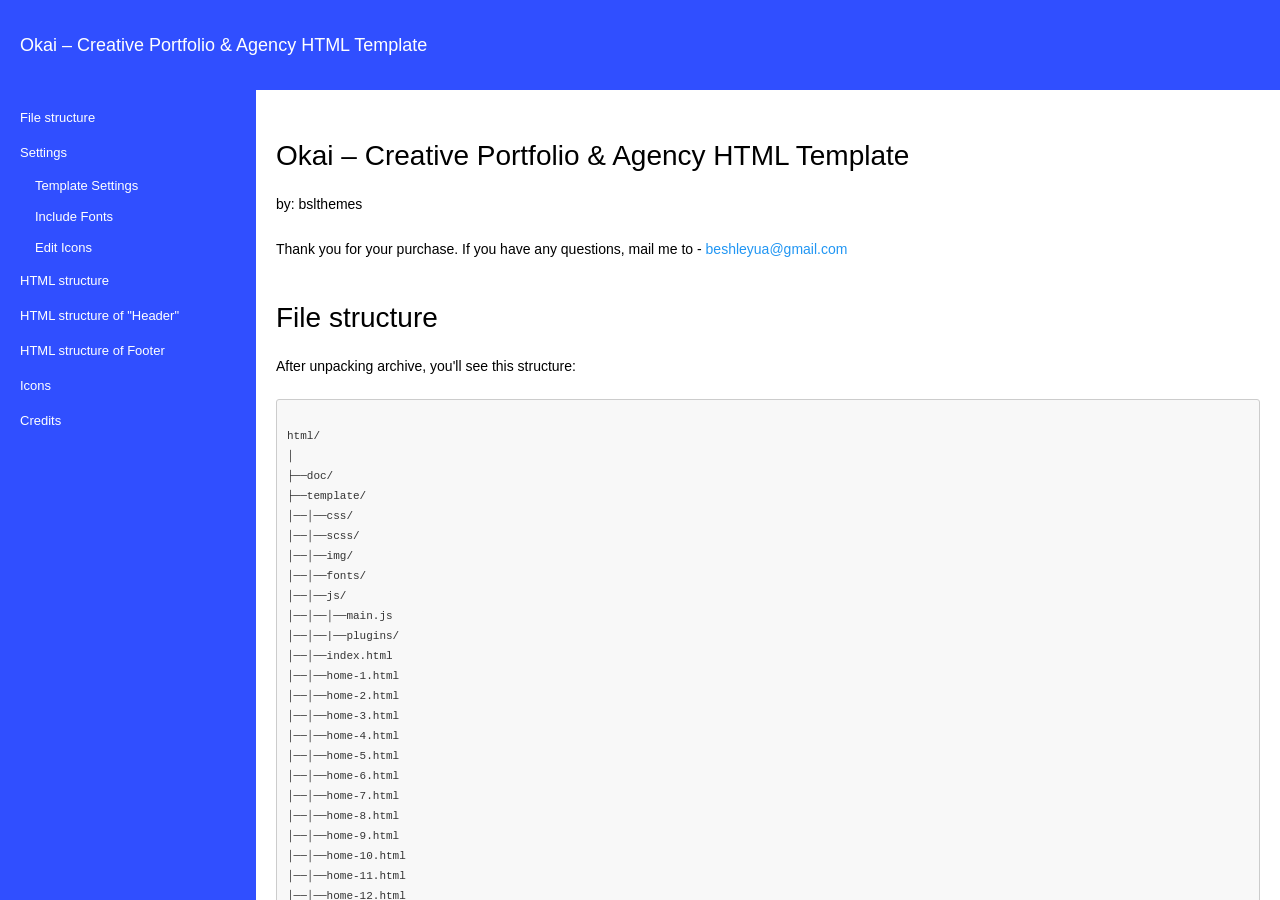
<file: doc/index.html>
<!DOCTYPE html>
<html lang="en">
<head>
	<title>Okai – Creative Portfolio & Agency HTML Template</title>
	<meta charset="utf-8" />
	<link rel="stylesheet" href="assets/style.css">
	<link rel="stylesheet" href="assets/table.css">
</head>
<body>
	<header class="dt-header dt-header_blue">
		<span class="dt-logo">Okai – Creative Portfolio & Agency HTML Template</span>
	</header>
	<div class="dt-container dt-container_flex">
		<aside class="dt-navbar">
			<nav class="dt-navbar__nav">
				<div class="dt-navbar__section">
					<ul class="dt-navbar__list">
						<li><a href="#files_structure" class="dt-navbar__link">File structure</a></li>
						<li>
							<a href="#settings" class="dt-navbar__link">Settings</a>
							<ul class="dt-navbar__list">
								<li><a href="#include_set" class="dt-navbar__link dt-navbar__link_nested">Template Settings</a></li>
								<li><a href="#include_fonts" class="dt-navbar__link dt-navbar__link_nested">Include Fonts</a></li>
								<li><a href="#include_icons" class="dt-navbar__link dt-navbar__link_nested">Edit Icons</a></li>
							</ul>
						</li>
						<li>
							<a href="#html_structure" class="dt-navbar__link">HTML structure</a>
						</li>
						<li>
							<a href="#html_structure_header" class="dt-navbar__link">HTML structure of "Header"</a>
						</li>
						<li>
							<a href="#html_structure_footer" class="dt-navbar__link">HTML structure of Footer</a>
						</li>
						<li><a href="#icons" class="dt-navbar__link">Icons</a></li>
						<li><a href="#credits" class="dt-navbar__link">Credits</a></li>
					</ul>
				</div>
			</nav>
		</aside>
		<div class="dt-content dt-content_scroll-bar-yes">
			<div class="dt-section">
				<h2 class="dt-title">Okai – Creative Portfolio & Agency HTML Template</h2>
				<p>by: bslthemes</p>
				<p>Thank you for your purchase. If you have any questions, mail me to - <a href="mailto:beshleyua@gmail.com">beshleyua@gmail.com</a></p>
			</div>
			<article id="files_structure" class="dt-section">
				<h2 class="dt-title">File structure</h2>
				<p>After unpacking archive, you'll see this structure:</p>
				<div class="dt-info-block">
					<pre class="code language-html">
						<code>
html/
│
├──doc/
├──template/
│──│──css/
│──│──scss/
│──│──img/
│──│──fonts/
│──│──js/
│──│──│──main.js
│──│──|──plugins/
│──│──index.html
│──│──home-1.html
│──│──home-2.html
│──│──home-3.html
│──│──home-4.html
│──│──home-5.html
│──│──home-6.html
│──│──home-7.html
│──│──home-8.html
│──│──home-9.html
│──│──home-10.html
│──│──home-11.html
│──│──home-12.html
│──│──home-13.html
│──│──404.html
│──│──about.html
│──│──blog.html
│──│──contact.html
│──│──coming-soon.html
│──│──publication.html
│──│──services.html
│──│──item.html
│──│──store.html
│──│──project.html
│──│──portfolio-1.html
│──│──portfolio-2.html
│──│──portfolio-3.html
│──│──portfolio-slider.html
│──│──portfolio-slider-2.html
│──│──pricing.html
						</code>
					</pre>
				</div>
				<ul class="dt-list dt-list_nested dt-info-block">
					<li>
						<span class="dt-label dt-label_bold">css/</span> - compiled css styles for template
					</li>
					<li>
						<span class="dt-label dt-label_bold">scss/</span> - main .scss styles for template
					</li>
					<li>
						<span class="dt-label dt-label_bold">js/</span> - all JS library for template
						<ul class="dt-list dt-list_nested">
							<li><span class="dt-label dt-label_bold">main.js</span> - main JS for template</li>
						</ul>
					</li>
				</ul>
			</article>
			<article id="settings" class="dt-section">
				<h2 class="dt-title">Settings</h2>
			</article>
			<article id="include_fonts" class="dt-section">
				<h2 class="dt-title">Template Settings</h2>
				<p>For editing styling, colors, sizes, etc of the template you can use following settings, folder "/scss/_variables.scss". You need to compile the .sсss files to "/css" folder. You can use the "Visual Studio Code" app -> "Live Sass Compiler".</p>
				<pre class="code language-html">
					<code>
/* -------------------------------------------

fonts

------------------------------------------- */

@import url('https://fonts.googleapis.com/css2?family=Poppins:ital,wght@0,100;0,200;0,300;0,400;0,500;0,600;0,700;0,800;0,900;1,100;1,200;1,300;1,400;1,500;1,600;1,700;1,800;1,900&display=swap');

$font-1: "Poppins", sans-serif;

/* -------------------------------------------

colors

------------------------------------------- */

$d1: #0A0B0F;
$d2: #14151A;

$l1: #FFFFFF;
$l2: #73767B;

$a: #F35A38;
$as: #f2b279;

/* -------------------------------------------

transition

------------------------------------------- */

$tsm: .2s cubic-bezier(0, 0, 0.3642, 1);
$tmd: .4s cubic-bezier(0, 0, 0.3642, 1);
$tlg: .6s cubic-bezier(0, 0, 0.3642, 1);
$txl: .8s cubic-bezier(0, 0, 0.3642, 1);
					</code>
				</pre>
			</article>
			<article id="include_fonts" class="dt-section">
				<h2 class="dt-title">Include of fonts</h2>
				<p>For editing fonts of the template you can use following settings, folder "/scss/_variables.scss". You need to compile the .sсss files to "/css" folder. You can use the "Visual Studio Code" app -> "Live Sass Compiler".</p>
				<pre class="code language-html">
					<code>
@import url('https://fonts.googleapis.com/css2?family=Albert+Sans:ital,wght@0,100..900;1,100..900&family=Roboto+Condensed:ital,wght@0,100..900;1,100..900&display=swap');
					</code>
				</pre>
				<p>
					Next step is to replace "$font-1: 'Questrial'," to your fonts names.
				</p>
			</article>
			<article id="include_icons" class="dt-section">
				<h2 class="dt-title">Edit Icons</h2>
				<p>In this template are defined some of classes for icons, see all icons here - <a href="https://fontawesome.com/v5/search">https://fontawesome.com/v5/search</a>, use search and select icons.</p>
				<p>Copy icon class (for example "fas fa-code") and add to tag in html file like this:</p>
				<pre class="code language-html">
					<code>
&lt;i class="fas fa-pencil-ruler"&gt;&lt;/i&gt;
					</code>
				</pre>
			</article>
			<article id="html_structure" class="dt-section">
				<h2 class="dt-title">HTML structure</h2>
				<pre class="code language-html">
					<code>
&lt;!DOCTYPE html&gt;
&lt;html lang="en-US"&gt;

&lt;head&gt;

	&lt;meta http-equiv="Content-Type" content="text/html; charset=utf-8"&gt;
	&lt;meta http-equiv="X-UA-Compatible" content="IE=edge"&gt;
	&lt;meta name="viewport" content="width=device-width, initial-scale=1"&gt;
	&lt;meta name="HandheldFriendly" content="true"&gt;
	&lt;meta name="author" content="bslthemes" /&gt;

	&lt;!-- grid css --&gt;
	&lt;link rel="stylesheet" href="css/plugins/bootstrap-grid.css"&gt;
	&lt;!-- font awesome css --&gt;
	&lt;link rel="stylesheet" href="fonts/css/font-awesome.min.css"&gt;
	&lt;!-- swiper css --&gt;
	&lt;link rel="stylesheet" href="css/plugins/swiper.min.css"&gt;
	&lt;!-- okai css --&gt;
	&lt;link rel="stylesheet" href="css/style.css"&gt;
	&lt;!-- page title --&gt;
	&lt;title&gt;Okai - Creative Portfolio & Agency HTML Template&lt;/title&gt;

	&lt;!-- Favicon --&gt;
	&lt;link rel="shortcut icon" href="favicon.ico" type="image/x-icon"&gt;
	&lt;link rel="icon" href="favicon.ico" type="image/x-icon"&gt;

&lt;/head&gt;

&lt;body&gt;

	&lt;!-- wrapper --&gt;
	&lt;div id="smooth-wrapper" class="mil-page-wrapper"&gt;

		&lt;!-- cursor --&gt;
		&lt;div class="mil-cursor-follower"&gt;&lt;/div&gt;
		&lt;!-- cursor end --&gt;

		&lt;!-- scroll progress --&gt;
		&lt;div class="mil-progress-track"&gt;
			&lt;div class="mil-progress"&gt;&lt;/div&gt;
		&lt;/div&gt;
		&lt;!-- scroll progress end --&gt;

		&lt;!-- top panel --&gt;
		&lt;div class="mil-top-panel"&gt;
			...
		&lt;/div&gt;
		&lt;!-- top panel end --&gt;

		&lt;!-- menu --&gt;
		&lt;div class="mil-menu-window"&gt;
			...
		&lt;/div&gt;
		&lt;!-- menu end --&gt;

		&lt;!-- content --&gt;
		&lt;div id="smooth-content" class="mil-content"&gt;

			&lt;!-- banner --&gt;
			&lt;div class="mil-banner"&gt;
				...
			&lt;/div&gt;
			&lt;!-- banner end --&gt;

			&lt;!-- experience --&gt;
			&lt;div class=""&gt;
				...
			&lt;/div&gt;
			&lt;!-- experience end --&gt;

			&lt;!-- portfolio --&gt;
			&lt;div class="mil-portfolio mil-p-120-90"&gt;
				...
			&lt;/div&gt;
			&lt;!-- portfolio end --&gt;

			&lt;!-- call to action --&gt;
			&lt;div&gt;
				...
			&lt;/div&gt;
			&lt;!-- call to action end --&gt;

			&lt;!-- reviews --&gt;
			&lt;div class="mil-p-120-120"&gt;
				...
			&lt;/div&gt;
			&lt;!-- reviews end --&gt;

			&lt;!-- blog --&gt;
			&lt;div class="mil-p-0-90"&gt;
				...
			&lt;/div&gt;
			&lt;!-- blog end --&gt;

			&lt;!-- call to action --&gt;
			&lt;div class="mil-accent-section mil-up mil-p-180-180"&gt;
				...
			&lt;/div&gt;
			&lt;!-- call to action end --&gt;

			&lt;!-- footer --&gt;
			&lt;footer&gt;
				...
			&lt;/footer&gt;
			&lt;!-- footer end --&gt;

		&lt;/div&gt;
		&lt;!-- content --&gt;

	&lt;/div&gt;
	&lt;!-- wrapper end --&gt;

	&lt;!-- gsap js --&gt;
	&lt;script src="js/plugins/gsap.min.js"&gt;&lt;/script&gt;
	&lt;!-- scroll smoother --&gt;
	&lt;script src="js/plugins/ScrollSmoother.min.js"&gt;&lt;/script&gt;
	&lt;!-- scroll trigger js --&gt;
	&lt;script src="js/plugins/ScrollTrigger.min.js"&gt;&lt;/script&gt;
	&lt;!-- scroll to js --&gt;
	&lt;script src="js/plugins/ScrollTo.min.js"&gt;&lt;/script&gt;
	&lt;!-- swiper js --&gt;
	&lt;script src="js/plugins/swiper.min.js"&gt;&lt;/script&gt;
	&lt;!-- okai js --&gt;
	&lt;script src="js/main.js"&gt;&lt;/script&gt;

&lt;/body&gt;

&lt;/html&gt;
						

&lt;/html&gt;
						
					</code>
				</pre>
			</article>
			<article id="html_structure_header" class="dt-section">
				<h2 class="dt-title">HTML structure of "Header"</h2>
				<pre class="code language-html">
					<code>
&lt;!-- cursor --&gt;
&lt;div class="mil-cursor-follower"&gt;&lt;/div&gt;
&lt;!-- cursor end --&gt;

&lt;!-- scroll progress --&gt;
&lt;div class="mil-progress-track"&gt;
	&lt;div class="mil-progress"&gt;&lt;/div&gt;
&lt;/div&gt;
&lt;!-- scroll progress end --&gt;

&lt;!-- top panel --&gt;
&lt;div class="mil-top-panel"&gt;
	&lt;div class="container"&gt;
		&lt;div class="row mil-aic"&gt;
			&lt;div class="col-6"&gt;
				&lt;a href="index.html" class="mil-logo mil-c-gone"&gt;Okai&lt;/a&gt;
			&lt;/div&gt;
			&lt;div class="col-6 mil-jce mil-aic"&gt;
				&lt;div class="mil-phone mil-group-text mil-fs14"&gt;&lt;span class="mil-soft"&gt;Phone:&lt;/span&gt;&lt;span class="mil-light"&gt;+057 951 237 851&lt;/span&gt;&lt;/div&gt;
				&lt;div class="mil-buttons-frame"&gt;
					&lt;div class="mil-menu-btn mil-c-gone"&gt;
						&lt;span&gt;&lt;/span&gt;
					&lt;/div&gt;
				&lt;/div&gt;
			&lt;/div&gt;
		&lt;/div&gt;
	&lt;/div&gt;
&lt;/div&gt;
&lt;!-- top panel end --&gt;

&lt;!-- menu --&gt;
&lt;div class="mil-menu-window"&gt;
	&lt;div class="container"&gt;
		&lt;ul class="mil-main-menu mil-c-gone"&gt;
			&lt;li&gt;
				&lt;a href="#."&gt;Home&lt;/a&gt;
				&lt;ul&gt;
					&lt;li&gt;
						&lt;a href="home-1.html"&gt;Type 1&lt;/a&gt;
					&lt;/li&gt;
					&lt;li&gt;
						&lt;a href="home-2.html"&gt;Type 2&lt;/a&gt;
					&lt;/li&gt;
					&lt;li&gt;
						&lt;a href="home-3.html"&gt;Type 3&lt;/a&gt;
					&lt;/li&gt;
					&lt;li&gt;
						&lt;a href="home-4.html"&gt;Type 4&lt;/a&gt;
					&lt;/li&gt;
					&lt;li&gt;
						&lt;a href="home-5.html"&gt;Type 5&lt;/a&gt;
					&lt;/li&gt;
					&lt;li&gt;
						&lt;a href="home-6.html"&gt;Type 6&lt;/a&gt;
					&lt;/li&gt;
					&lt;li&gt;
						&lt;a href="home-7.html"&gt;Type 7&lt;/a&gt;
					&lt;/li&gt;
					&lt;li&gt;
						&lt;a href="home-8.html"&gt;Type 8&lt;/a&gt;
					&lt;/li&gt;
					&lt;li&gt;
						&lt;a href="home-9.html"&gt;Type 9&lt;/a&gt;
					&lt;/li&gt;
					&lt;li&gt;
						&lt;a href="home-10.html"&gt;Type 10&lt;/a&gt;
					&lt;/li&gt;
					&lt;li&gt;
						&lt;a href="home-11.html"&gt;Type 11&lt;/a&gt;
					&lt;/li&gt;
					&lt;li&gt;
						&lt;a href="home-12.html"&gt;Type 12&lt;/a&gt;
					&lt;/li&gt;
					&lt;li&gt;
						&lt;a href="home-13.html"&gt;Type 13&lt;/a&gt;
					&lt;/li&gt;
				&lt;/ul&gt;
			&lt;/li&gt;
			&lt;li&gt;
				&lt;a href="#."&gt;Portfolio&lt;/a&gt;
				&lt;ul&gt;
					&lt;li&gt;
						&lt;a href="portfolio-1.html"&gt;Type 1&lt;/a&gt;
					&lt;/li&gt;
					&lt;li&gt;
						&lt;a href="portfolio-2.html"&gt;Type 2&lt;/a&gt;
					&lt;/li&gt;
					&lt;li&gt;
						&lt;a href="portfolio-3.html"&gt;Type 3&lt;/a&gt;
					&lt;/li&gt;
					&lt;li&gt;
						&lt;a href="portfolio-slider.html"&gt;Slider 1&lt;/a&gt;
					&lt;/li&gt;
					&lt;li&gt;
						&lt;a href="portfolio-slider-2.html"&gt;Slider 2&lt;/a&gt;
					&lt;/li&gt;
					&lt;li&gt;
						&lt;a href="project.html"&gt;Project&lt;/a&gt;
					&lt;/li&gt;
				&lt;/ul&gt;
			&lt;/li&gt;
			&lt;li&gt;
				&lt;a href="#."&gt;Pages&lt;/a&gt;
				&lt;ul&gt;
					&lt;li&gt;
						&lt;a href="about.html"&gt;About&lt;/a&gt;
					&lt;/li&gt;
					&lt;li&gt;
						&lt;a href="services.html"&gt;Services&lt;/a&gt;
					&lt;/li&gt;
					&lt;li&gt;
						&lt;a href="pricing.html"&gt;Pricing&lt;/a&gt;
					&lt;/li&gt;
					&lt;li&gt;
						&lt;a href="contact.html"&gt;contact&lt;/a&gt;
					&lt;/li&gt;
					&lt;li&gt;
						&lt;a href="store.html"&gt;Store&lt;/a&gt;
					&lt;/li&gt;
					&lt;li&gt;
						&lt;a href="item.html"&gt;Store item&lt;/a&gt;
					&lt;/li&gt;
					&lt;li&gt;
						&lt;a href="coming-soon.html"&gt;Coming soon&lt;/a&gt;
					&lt;/li&gt;
					&lt;li&gt;
						&lt;a href="404.html"&gt;404&lt;/a&gt;
					&lt;/li&gt;
				&lt;/ul&gt;
			&lt;/li&gt;
			&lt;li&gt;
				&lt;a href="#."&gt;Blog&lt;/a&gt;
				&lt;ul&gt;
					&lt;li&gt;
						&lt;a href="blog.html"&gt;List&lt;/a&gt;
					&lt;/li&gt;
					&lt;li&gt;
						&lt;a href="publication.html"&gt;Publication&lt;/a&gt;
					&lt;/li&gt;
				&lt;/ul&gt;
			&lt;/li&gt;
		&lt;/ul&gt;
		&lt;ul class="mil-social mil-center"&gt;
			&lt;li&gt;&lt;a href="#." class="mil-c-gone"&gt;&lt;i class="fab fa-facebook-f"&gt;&lt;/i&gt;&lt;/a&gt;&lt;/li&gt;
			&lt;li&gt;&lt;a href="#." class="mil-c-gone"&gt;&lt;i class="fab fa-behance"&gt;&lt;/i&gt;&lt;/a&gt;&lt;/li&gt;
			&lt;li&gt;&lt;a href="#." class="mil-c-gone"&gt;&lt;i class="fab fa-instagram"&gt;&lt;/i&gt;&lt;/a&gt;&lt;/li&gt;
		&lt;/ul&gt;
	&lt;/div&gt;
&lt;/div&gt;
&lt;!-- menu end --&gt;
					</code>
				</pre>
			</article>
			<article id="html_structure_footer" class="dt-section">
				<h2 class="dt-title">HTML structure of "Footer"</h2>
				<pre class="code language-html">
					<code>						
&lt;!-- footer --&gt;
&lt;footer&gt;
	&lt;div class="container mil-p-120-0"&gt;
		&lt;div class="row mil-jcb"&gt;
			&lt;div class="col-8 col-lg-4 mil-mb90"&gt;
				&lt;a href="index.html" class="mil-logo mil-mb60 mil-up mil-c-gone"&gt;Okai&lt;/a&gt;
				&lt;p class="mil-text mil-fs16 mil-mb60 mil-up"&gt;At Okai. we care about each client and each person who works with us and makes great projects possible&lt;/p&gt;
				&lt;ul class="mil-social mil-up"&gt;
					&lt;li&gt;&lt;a href="#." class="mil-c-gone"&gt;&lt;i class="fab fa-facebook-f"&gt;&lt;/i&gt;&lt;/a&gt;&lt;/li&gt;
					&lt;li&gt;&lt;a href="#." class="mil-c-gone"&gt;&lt;i class="fab fa-behance"&gt;&lt;/i&gt;&lt;/a&gt;&lt;/li&gt;
					&lt;li&gt;&lt;a href="#." class="mil-c-gone"&gt;&lt;i class="fab fa-instagram"&gt;&lt;/i&gt;&lt;/a&gt;&lt;/li&gt;
				&lt;/ul&gt;
			&lt;/div&gt;
			&lt;div class="col-lg-2 mil-mb90"&gt;
				&lt;h5 class="mil-fs16 mil-mb60 mil-up"&gt;Menu&lt;/h5&gt;
				&lt;ul class="mil-footer-menu"&gt;
					&lt;li class="mil-up"&gt;&lt;a href="about.html" class="mil-c-gone"&gt;About us&lt;/a&gt;&lt;/li&gt;
					&lt;li class="mil-up"&gt;&lt;a href="#." class="mil-c-gone"&gt;Our Team&lt;/a&gt;&lt;/li&gt;
					&lt;li class="mil-up"&gt;&lt;a href="#." class="mil-c-gone"&gt;Projects&lt;/a&gt;&lt;/li&gt;
					&lt;li class="mil-up"&gt;&lt;a href="#." class="mil-c-gone"&gt;Services&lt;/a&gt;&lt;/li&gt;
				&lt;/ul&gt;
			&lt;/div&gt;
			&lt;div class="col-lg-4 mil-mb90"&gt;
				&lt;h5 class="mil-fs16 mil-mb60 mil-up"&gt;Contact Us&lt;/h5&gt;
				&lt;ul class="mil-footer-list"&gt;
					&lt;li class="mil-text mil-up"&gt;Phone: +051 - 958 237 851&lt;/li&gt;
					&lt;li class="mil-text mil-up"&gt;Email: support@okai.design&lt;/li&gt;
					&lt;li class="mil-text mil-up"&gt;Address: 300 St. Mary's L, Suite 8060, Houston,&lt;br&gt; TX 77079, Estados Unidos&lt;/li&gt;
				&lt;/ul&gt;
			&lt;/div&gt;
		&lt;/div&gt;
	&lt;/div&gt;
	&lt;div class="mil-footer-bottom mil-up"&gt;
		&lt;div class="container"&gt;
			&lt;div class="row"&gt;
				&lt;div class="col-lg-6 mil-mb30"&gt;
					&lt;p class="mil-fs14 mil-soft"&gt;© 2021 Okai Agency, designed by TexTheme&lt;/p&gt;
				&lt;/div&gt;
				&lt;div class="col-lg-6 mil-jce mil-992-jcs mil-mb30"&gt;
					&lt;a href="#." class="mil-group-text mil-accent mil-c-gone" id="mil-btt"&gt;&lt;i class="fas fa-chevron-up"&gt;&lt;/i&gt; &lt;span&gt;Back to top&lt;/span&gt;&lt;/a&gt;
				&lt;/div&gt;
			&lt;/div&gt;
		&lt;/div&gt;
	&lt;/div&gt;
&lt;/footer&gt;
&lt;!-- footer end --&gt;
					</code>
				</pre>
			</article>
			<article id="icons" class="dt-section">
				<h2 class="dt-title">Icons</h2>
				<p>
					In this template are defined some of classes for icons, your can see all icons here - <a href="https://fontawesome.com/v5/search">https://fontawesome.com/v5/search</a>
				</p>
			</article>
			<article id="credits" class="dt-section">
				<h2 class="dt-title">Source & Credits</h2>
				<h3>Scripts</h3>
				<ul class="dt-list dt-list_nested dt-info-block">
					<li>
						<span class="dt-label dt-label_bold">jQuery</span> <a target="_blank" href="https://jquery.com/">https://jquery.com/</a>
					</li>
					<li>
						<span class="dt-label dt-label_bold">Isotope</span> <a target="_blank" href="https://isotope.metafizzy.co/">https://isotope.metafizzy.co/</a>
					</li>
					<li>
						<span class="dt-label dt-label_bold">imagesLoaded</span> <a target="_blank" href="http://imagesloaded.desandro.com/">http://imagesloaded.desandro.com/</a>
					</li>
					<li>
						<span class="dt-label dt-label_bold">jQuery Validation Plugin</span> <a target="_blank" href="http://jqueryvalidation.org/">http://jqueryvalidation.org/</a>
					</li>
					<li>
						<span class="dt-label dt-label_bold">Magnific Popup</span> <a target="_blank" href="http://dimsemenov.com/plugins/magnific-popup/">http://dimsemenov.com/plugins/magnific-popup/</a>
					</li>
					<li>
						<span class="dt-label dt-label_bold">Swiper</span> <a target="_blank" href="https://swiperjs.com/">https://swiperjs.com/</a>
					</li>
					<li>
						<span class="dt-label dt-label_bold">Bootstrap</span> <a target="_blank" href="https://getbootstrap.com/">https://getbootstrap.com/</a>
					</li>
					<li>
						<span class="dt-label dt-label_bold">GSAP</span> <a target="_blank" href="https://greensock.com">https://greensock.com</a>
					</li>
				</ul>
				<h3>Images</h3>
				<p>Any Images or logos used in previews are not included in this item or final purchase.</p>
				<ul class="dt-list dt-list_nested dt-info-block">
					<li>
						<span class="dt-label dt-label_bold">Istock, 
							Shutterstock, 
							Freepik, 
							Pexels, 
							Unsplash</span>
					</li>
				</ul>
			</article>
		</div>
	</div>
<script src="assets/rainbow-custom.min.js"></script>
</body>
</html>
</file>
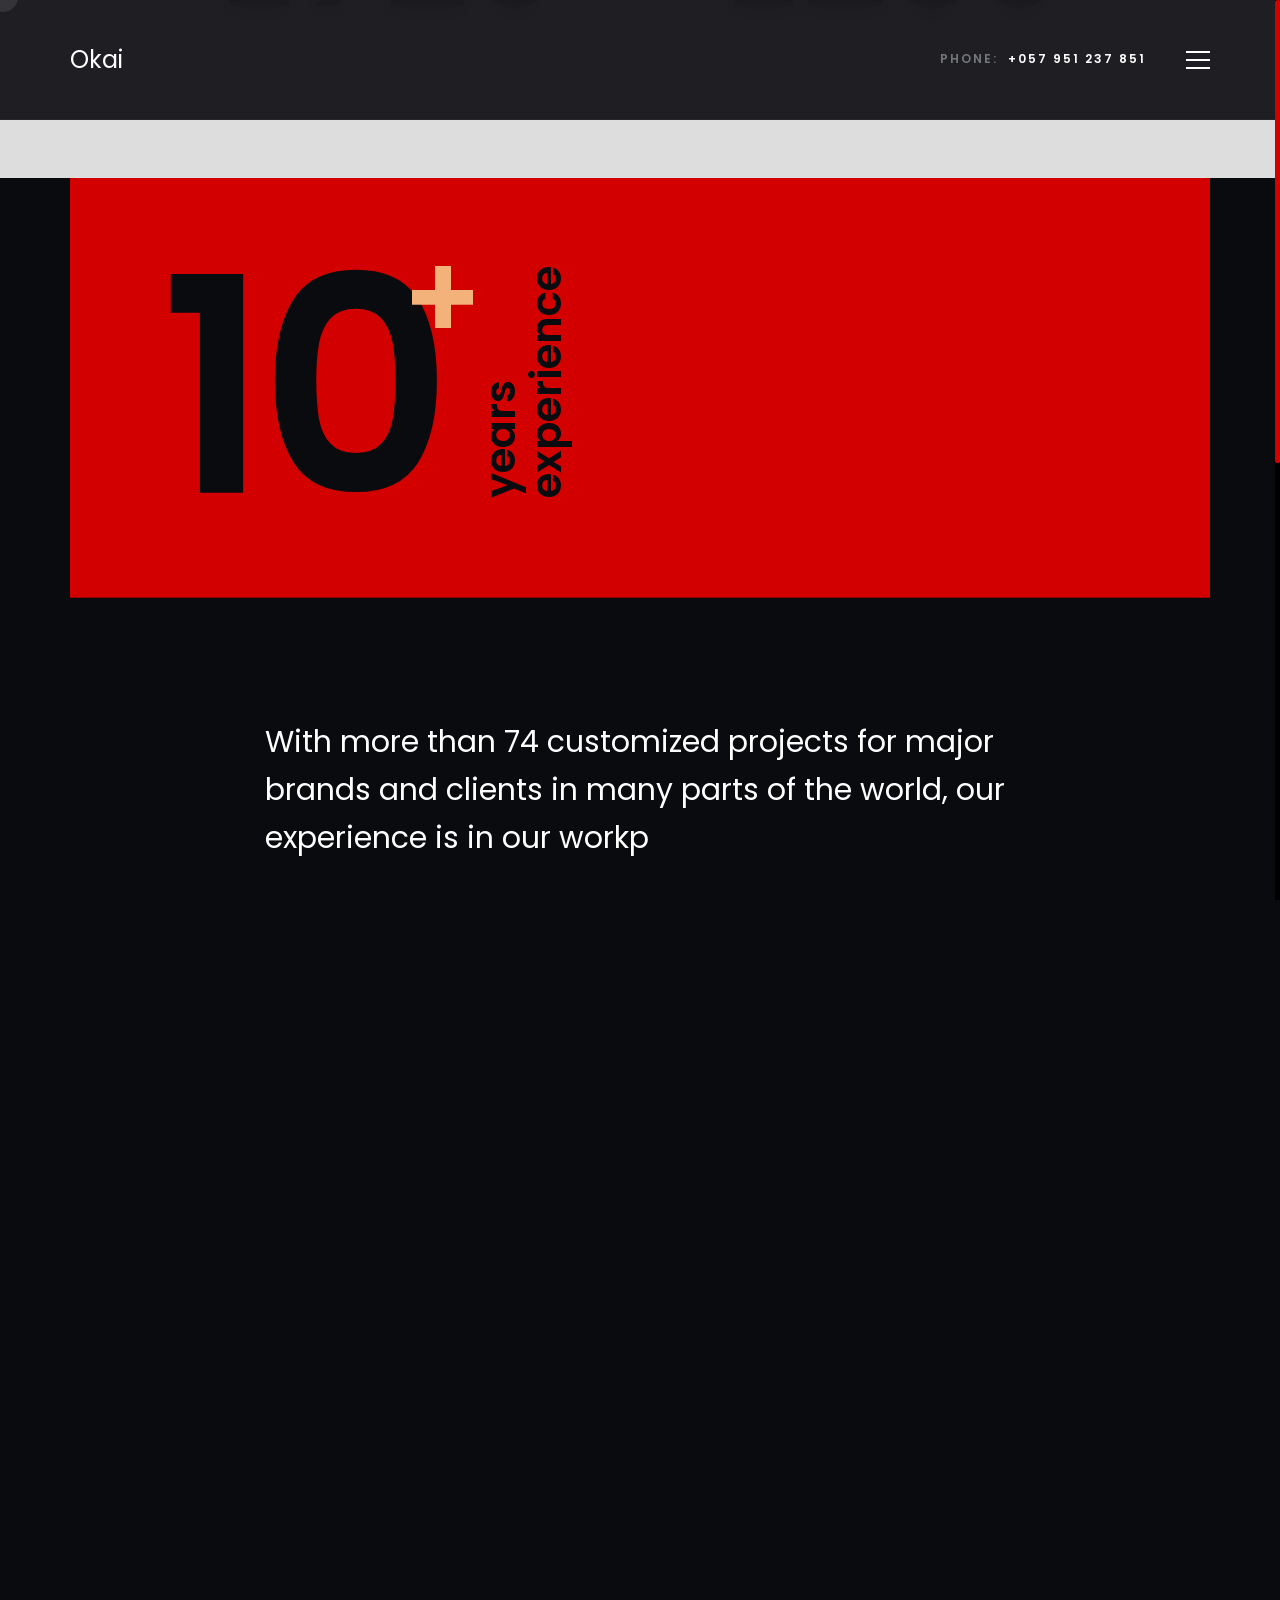
<file: about.html>
<!DOCTYPE html>
<html lang="en-US">

<head>

    <meta http-equiv="Content-Type" content="text/html; charset=utf-8">
    <meta http-equiv="X-UA-Compatible" content="IE=edge">
    <meta name="viewport" content="width=device-width, initial-scale=1">
    <meta name="HandheldFriendly" content="true">
    <meta name="author" content="bslthemes" />

    <!-- grid css -->
    <link rel="stylesheet" href="css/plugins/bootstrap-grid.css">
    <!-- font awesome css -->
    <link rel="stylesheet" href="fonts/css/font-awesome.min.css">
    <!-- swiper css -->
    <link rel="stylesheet" href="css/plugins/swiper.min.css">
    <!-- okai css -->
    <link rel="stylesheet" href="css/style.css">
    <!-- page title -->
    <title>Okai - Creative Portfolio & Agency HTML Template</title>

    <!-- Favicon -->
    <link rel="shortcut icon" href="favicon.ico" type="image/x-icon">
    <link rel="icon" href="favicon.ico" type="image/x-icon">

</head>

<body>

    <!-- wrapper -->
    <div id="smooth-wrapper" class="mil-page-wrapper">

        <!-- cursor -->
        <div class="mil-cursor-follower"></div>
        <!-- cursor end -->

        <!-- scroll progress -->
        <div class="mil-progress-track">
            <div class="mil-progress"></div>
        </div>
        <!-- scroll progress end -->

        <!-- top panel -->
        <div class="mil-top-panel">
            <div class="container">
                <div class="row mil-aic">
                    <div class="col-6">
                        <a href="index.html" class="mil-logo mil-c-gone">Okai</a>
                    </div>
                    <div class="col-6 mil-jce mil-aic">
                        <div class="mil-phone mil-group-text mil-fs14"><span class="mil-soft">Phone:</span><span class="mil-light">+057 951 237 851</span></div>
                        <div class="mil-buttons-frame">
                            <div class="mil-menu-btn mil-c-gone">
                                <span></span>
                            </div>
                        </div>
                    </div>
                </div>
            </div>
        </div>
        <!-- top panel end -->

        <!-- menu -->
        <div class="mil-menu-window">
            <div class="container">
                <ul class="mil-main-menu mil-c-gone">
                    <li>
                        <a href="#.">Home</a>
                        <ul>
                            <li>
                                <a href="home-1.html">Type 1</a>
                            </li>
                            <li>
                                <a href="home-2.html">Type 2</a>
                            </li>
                            <li>
                                <a href="home-3.html">Type 3</a>
                            </li>
                            <li>
                                <a href="home-4.html">Type 4</a>
                            </li>
                            <li>
                                <a href="home-5.html">Type 5</a>
                            </li>
                            <li>
                                <a href="home-6.html">Type 6</a>
                            </li>
                            <li>
                                <a href="home-7.html">Type 7</a>
                            </li>
                            <li>
                                <a href="home-8.html">Type 8</a>
                            </li>
                            <li>
                                <a href="home-9.html">Type 9</a>
                            </li>
                            <li>
                                <a href="home-10.html">Type 10</a>
                            </li>
                            <li>
                                <a href="home-11.html">Type 11</a>
                            </li>
                            <li>
                                <a href="home-12.html">Type 12</a>
                            </li>
                            <li>
                                <a href="home-13.html">Type 13</a>
                            </li>
                        </ul>
                    </li>
                    <li>
                        <a href="#.">Portfolio</a>
                        <ul>
                            <li>
                                <a href="portfolio-1.html">Type 1</a>
                            </li>
                            <li>
                                <a href="portfolio-2.html">Type 2</a>
                            </li>
                            <li>
                                <a href="portfolio-3.html">Type 3</a>
                            </li>
                            <li>
                                <a href="portfolio-slider.html">Slider 1</a>
                            </li>
                            <li>
                                <a href="portfolio-slider-2.html">Slider 2</a>
                            </li>
                            <li>
                                <a href="project.html">Project</a>
                            </li>
                        </ul>
                    </li>
                    <li>
                        <a href="#.">Pages</a>
                        <ul>
                            <li>
                                <a href="about.html">About</a>
                            </li>
                            <li>
                                <a href="services.html">Services</a>
                            </li>
                            <li>
                                <a href="pricing.html">Pricing</a>
                            </li>
                            <li>
                                <a href="contact.html">contact</a>
                            </li>
                            <li>
                                <a href="store.html">Store</a>
                            </li>
                            <li>
                                <a href="item.html">Store item</a>
                            </li>
                            <li>
                                <a href="coming-soon.html">Coming soon</a>
                            </li>
                            <li>
                                <a href="404.html">404</a>
                            </li>
                        </ul>
                    </li>
                    <li>
                        <a href="#.">Blog</a>
                        <ul>
                            <li>
                                <a href="blog.html">List</a>
                            </li>
                            <li>
                                <a href="publication.html">Publication</a>
                            </li>
                        </ul>
                    </li>
                </ul>
                <ul class="mil-social mil-center">
                    <li><a href="#." class="mil-c-gone"><i class="fab fa-facebook-f"></i></a></li>
                    <li><a href="#." class="mil-c-gone"><i class="fab fa-behance"></i></a></li>
                    <li><a href="#." class="mil-c-gone"><i class="fab fa-instagram"></i></a></li>
                </ul>
            </div>
        </div>
        <!-- menu end -->

        <!-- content -->
        <div id="smooth-content" class="mil-content">

            <!-- banner -->
            <div class="mil-banner-inner">
                <div class="container">
                    <div class="mil-banner-text">
                        <div>
                            <h1 class="mil-fs68 mil-mb30">About us</h1>
                            <ul class="mil-breadcrumbs">
                                <li>
                                    <a href="home-1.html" class="mil-c-gone">Home</a>
                                </li>
                                <li>
                                    <a href="home-1.html" class="mil-c-gone">Pages</a>
                                </li>
                                <li>
                                    <a href="home-1.html" class="mil-c-gone">About us</a>
                                </li>
                            </ul>
                        </div>
                    </div>
                </div>
                <div class="mil-banner-img">
                    <img src="img/banners/14.jpg" alt="banner" class="mil-scale-img" data-value-1=".90" data-value-2="1.11">
                </div>
            </div>
            <!-- banner end -->
            <!-- experience -->
            <div class="">
                <div class="container">
                    <div class="row mil-jcb">
                        <div class="col-lg-6">
                            <div class="mil-exp-box mil-type-2 mil-up">
                                <div class="mil-exp-content mil-up">
                                    <div class="mil-exp-number">10<span>+</span></div>
                                    <h2 class="mil-exp-text mil-fs42">years<br> experience</h2>
                                </div>
                            </div>
                        </div>
                        <div class="col-lg-5">

                        </div>
                    </div>
                </div>
                <div class="container mil-p-120-120">
                    <div class="row">
                        <div class="col-lg-2"></div>
                        <div class="col-lg-8">
                            <p class="mil-text mil-fs30 mil-light mil-up">With more than 74 customized projects for major brands and clients in many parts of the world, our experience is in our workp</p>
                        </div>
                    </div>
                </div>
            </div>
            <!-- experience end -->
            <!-- about -->
            <div class="mil-about">
                <div class="container">
                    <div class="row flex-sm-row-reverse mil-jcb mil-aic">
                        <div class="col-lg-5 mil-relative">
                            <div class="mil-about-text">
                                <span class="mil-suptitle mil-accent mil-mb30 mil-up">About us</span>
                                <h2 class="mil-fs42 mil-mb30 mil-up">All our experience started 7 years ago</h2>
                                <p class="mil-text mil-fs16 mil-light mil-mb30 mil-up">My first business card designed 7 years ago gave us the motivation and drive to be today offering a different and personalized service.</p>
                                <div class="mil-up"><a href="#." class="mil-btn mil-btn-border mil-c-gone">Continue</a></div>
                            </div>
                        </div>
                        <div class="col-lg-7 mil-about-image-frame">
                            <div class="mil-about-img mil-up">
                                <img src="img/about/5.jpg" alt="banner" class="mil-scale-img" data-value-1="1" data-value-2="1.25">
                            </div>
                        </div>
                    </div>
                </div>
            </div>
            <!-- about end -->
            <!-- services -->
            <div class="mil-p-120-30">
                <div class="container">
                    <div class="row mil-aic mil-jcb">
                        <div class="col-lg-5">
                            <h2 class="mil-fs42 mil-mb90 mil-up">Our services</h2>
                            <div class="mil-accordion mil-mb90">
                                <div class="mil-accordion-group mil-up">
                                    <div class="mil-accordion-menu mil-closed mil-fs20"><span>Corporate identity</span><span class="mil-accordion-icon"></span></div>
                                    <div class="mil-accordion-content">
                                        <p class="mil-text">Each piece is designed with a purpose to reinforce the message of the brand in all channels for the customer.</p>
                                    </div>
                                </div>
                                <div class="mil-accordion-group mil-up">
                                    <div class="mil-accordion-menu mil-closed mil-fs20"><span>Community manager</span><span class="mil-accordion-icon"></span></div>
                                    <div class="mil-accordion-content">
                                        <p class="mil-text">Each piece is designed with a purpose to reinforce the message of the brand in all channels for the customer.</p>
                                    </div>
                                </div>
                                <div class="mil-accordion-group mil-up">
                                    <div class="mil-accordion-menu mil-closed mil-fs20"><span>Graphic design</span><span class="mil-accordion-icon"></span></div>
                                    <div class="mil-accordion-content">
                                        <p class="mil-text">Each piece is designed with a purpose to reinforce the message of the brand in all channels for the customer.</p>
                                    </div>
                                </div>
                            </div>
                        </div>
                        <div class="col-lg-6">
                            <div class="mil-just-image mil-s mil-mb90 mil-up">
                                <img src="img/about/8.jpg" alt="image" class="mil-scale-img" data-value-1="1" data-value-2="1.25">
                            </div>
                        </div>
                    </div>
                </div>
            </div>
            <!-- services end -->
            <!-- reviews -->
            <div class="mil-p-0-120">
                <div class="container">
                    <div class="row mil-jcc">
                        <div class="col-lg-8">
                            <div class="swiper-container mil-reviews-slider mil-c-swipe">
                                <div class="swiper-wrapper">
                                    <div class="swiper-slide">
                                        <div class="mil-review" data-swiper-parallax="20%" data-swiper-parallax-scale="0.5" data-swiper-parallax-opacity="0">
                                            <div class="mil-user mil-mb60 mil-up">
                                                <img src="img/faces/1.jpg" alt="user">
                                            </div>
                                            <p class="mil-text mil-fs30 mil-light mil-tac mil-mb60  mil-up">They have the best customer service. The project is also incredibly flexible and easy to use and explore. Glad to have met this team!</p>
                                            <h6 class="mil-fs18 mil-mb15  mil-up">Lucas Wolfer</h6>
                                            <div class="mil-up">SEO ocean</div>
                                        </div>
                                    </div>
                                    <div class="swiper-slide">
                                        <div class="mil-review" data-swiper-parallax="20%" data-swiper-parallax-scale="0.5" data-swiper-parallax-opacity="0">
                                            <div class="mil-user mil-mb60 mil-up">
                                                <img src="img/faces/2.jpg" alt="user">
                                            </div>
                                            <p class="mil-text mil-fs30 mil-light mil-tac mil-mb60  mil-up">They have the best customer service. The project is also incredibly flexible and easy to use and explore. Glad to have met this team!</p>
                                            <h6 class="mil-fs18 mil-mb15  mil-up">Lucas Wolfer</h6>
                                            <div class="mil-up">SEO ocean</div>
                                        </div>
                                    </div>
                                    <div class="swiper-slide">
                                        <div class="mil-review" data-swiper-parallax="20%" data-swiper-parallax-scale="0.5" data-swiper-parallax-opacity="0">
                                            <div class="mil-user mil-mb60 mil-up">
                                                <img src="img/faces/3.jpg" alt="user">
                                            </div>
                                            <p class="mil-text mil-fs30 mil-light mil-tac mil-mb60  mil-up">They have the best customer service. The project is also incredibly flexible and easy to use and explore. The user interface is intuitive and user-friendly. I am glad to have met this amazing team!</p>
                                            <h6 class="mil-fs18 mil-mb15  mil-up">Lucas Wolfer</h6>
                                            <div class="mil-up">SEO ocean</div>
                                        </div>
                                    </div>
                                </div>
                            </div>
                        </div>
                        <div class="col-10 col-md-5 mil-relative">
                            <div class="mil-reviews-nav mil-up">
                                <div class="mil-slider-btn mil-prev mil-c-gone">
                                    <svg width="28" height="15" viewBox="0 0 28 15" fill="none" xmlns="http://www.w3.org/2000/svg">
                                        <path d="M1.25 8.74984H23.2325L19.1162 12.8661C18.6281 13.3542 18.6281 14.1455 19.1162 14.6336C19.3606 14.878 19.68 14.9998 20 14.9998C20.32 14.9998 20.6394 14.878 20.8838 14.6336L27.1338 8.38359C27.3681 8.14984 27.5 7.83172 27.5 7.49984C27.5 7.16797 27.3681 6.85047 27.1338 6.61609L20.8838 0.366094C20.3956 -0.122031 19.6044 -0.122031 19.1162 0.366094C18.6281 0.854219 18.6281 1.64547 19.1162 2.13359L23.2325 6.24984H1.25C0.56 6.24984 0 6.80984 0 7.49984C0 8.18984 0.56 8.74984 1.25 8.74984Z" fill="black" />
                                    </svg>

                                </div>
                                <div class="mil-slider-btn mil-next mil-c-gone">
                                    <svg width="28" height="15" viewBox="0 0 28 15" fill="none" xmlns="http://www.w3.org/2000/svg">
                                        <path d="M1.25 8.74984H23.2325L19.1162 12.8661C18.6281 13.3542 18.6281 14.1455 19.1162 14.6336C19.3606 14.878 19.68 14.9998 20 14.9998C20.32 14.9998 20.6394 14.878 20.8838 14.6336L27.1338 8.38359C27.3681 8.14984 27.5 7.83172 27.5 7.49984C27.5 7.16797 27.3681 6.85047 27.1338 6.61609L20.8838 0.366094C20.3956 -0.122031 19.6044 -0.122031 19.1162 0.366094C18.6281 0.854219 18.6281 1.64547 19.1162 2.13359L23.2325 6.24984H1.25C0.56 6.24984 0 6.80984 0 7.49984C0 8.18984 0.56 8.74984 1.25 8.74984Z" fill="black" />
                                    </svg>
                                </div>
                            </div>
                        </div>
                    </div>
                </div>
            </div>
            <!-- reviews end -->
            <!-- call to action -->
            <div class="">
                <div class="container">
                    <div class="mil-cta mil-up">
                        <div class="row mil-aic">
                            <div class="col-lg-8 mil-up">
                                <p class="mil-text mil-fs26 mil-light mil-mb30">Tell more about your new business plan</p>
                            </div>
                            <div class="col-lg-4 mil-jce mil-992-jcs mil-up">
                                <a href="#." class="mil-btn mil-btn-soft mil-mb30 mil-c-gone">Buy this now</a>
                            </div>
                        </div>
                    </div>
                </div>
            </div>
            <!-- call to action end -->
            <!-- team -->
            <div class="mil-p-120-30">
                <div class="container">
                    <div class="mil-tac">
                        <h2 class="mil-fs42 mil-mb90 mil-up">Meet the Collaborators</h2>
                    </div>
                    <div class="row mil-aic mil-jcb">
                        <div class="col-lg-4">
                            <div class="mil-team-card mil-mb90">
                                <div class="mil-portrait mil-mb60 mil-992-mb30 mil-up">
                                    <img src="img/about/team/1.jpg" alt="member" class="mil-scale-img" data-value-1="1" data-value-2="1.15">
                                </div>
                                <div class="mil-tac">
                                    <h3 class="mil-fs20 mil-mb15 mil-up">Jordan Jhonson</h3>
                                    <p class="mil-up">Ceo of Googel</p>
                                </div>
                            </div>
                        </div>
                        <div class="col-lg-4">
                            <div class="mil-team-card mil-mb90">
                                <div class="mil-portrait mil-mb60 mil-992-mb30 mil-up">
                                    <img src="img/about/team/2.jpg" alt="member" class="mil-scale-img" data-value-1="1" data-value-2="1.15">
                                </div>
                                <div class="mil-tac">
                                    <h3 class="mil-fs20 mil-mb15 mil-up">Jordan Jhonson</h3>
                                    <p class="mil-up">Ceo of Googel</p>
                                </div>
                            </div>
                        </div>
                        <div class="col-lg-4">
                            <div class="mil-team-card mil-mb90">
                                <div class="mil-portrait mil-mb60 mil-992-mb30 mil-up">
                                    <img src="img/about/team/3.jpg" alt="member" class="mil-scale-img" data-value-1="1" data-value-2="1.15">
                                </div>
                                <div class="mil-tac">
                                    <h3 class="mil-fs20 mil-mb15 mil-up">Jordan Jhonson</h3>
                                    <p class="mil-up">Ceo of Googel</p>
                                </div>
                            </div>
                        </div>
                    </div>
                </div>
            </div>
            <!-- team end -->
            <!-- call to action -->
            <div class="mil-soft-section mil-up mil-p-180-120">
                <div class="container">
                    <div class="row mil-jcb mil-aic">
                        <div class="col-lg-6 mil-mb60">
                            <h2 class="mil-fs68 mil-light mil-up">Start your next <br>project <a href="contact.html" class="mil-text-link mil-accent mil-c-gone">now</a></h2>
                        </div>
                        <div class="col-lg-6 mil-jce mil-992-jcs mil-mb60">
                            <div class="mil-up">
                                <a href="contact.html" class="mil-btn mil-btn-border mil-btn-lg mil-c-gone">Get in touch</a>
                            </div>
                        </div>
                    </div>
                </div>
            </div>
            <!-- call to action end -->
            <!-- footer -->
            <footer>
                <div class="container mil-p-120-0">
                    <div class="row mil-jcb">
                        <div class="col-8 col-lg-4 mil-mb90">
                            <a href="index.html" class="mil-logo mil-mb60 mil-up mil-c-gone">Okai</a>
                            <p class="mil-text mil-fs16 mil-mb60 mil-up">At Okai. we care about each client and each person who works with us and makes great projects possible</p>
                            <ul class="mil-social mil-up">
                                <li><a href="#." class="mil-c-gone"><i class="fab fa-facebook-f"></i></a></li>
                                <li><a href="#." class="mil-c-gone"><i class="fab fa-behance"></i></a></li>
                                <li><a href="#." class="mil-c-gone"><i class="fab fa-instagram"></i></a></li>
                            </ul>
                        </div>
                        <div class="col-lg-2 mil-mb90">
                            <h5 class="mil-fs16 mil-mb60 mil-up">Menu</h5>
                            <ul class="mil-footer-menu">
                                <li class="mil-up"><a href="about.html" class="mil-c-gone">About us</a></li>
                                <li class="mil-up"><a href="#." class="mil-c-gone">Our Team</a></li>
                                <li class="mil-up"><a href="#." class="mil-c-gone">Projects</a></li>
                                <li class="mil-up"><a href="#." class="mil-c-gone">Services</a></li>
                            </ul>
                        </div>
                        <div class="col-lg-4 mil-mb90">
                            <h5 class="mil-fs16 mil-mb60 mil-up">Contact Us</h5>
                            <ul class="mil-footer-list">
                                <li class="mil-text mil-up">Phone: +051 - 958 237 851</li>
                                <li class="mil-text mil-up">Email: support@okai.design</li>
                                <li class="mil-text mil-up">Address: 300 St. Mary's L, Suite 8060, Houston,<br> TX 77079, Estados Unidos</li>
                            </ul>
                        </div>
                    </div>
                </div>
                <div class="mil-footer-bottom mil-up">
                    <div class="container">
                        <div class="row">
                            <div class="col-lg-6 mil-mb30">
                                <p class="mil-fs14 mil-soft">© 2021 Okai Agency, designed by TexTheme</p>
                            </div>
                            <div class="col-lg-6 mil-jce mil-992-jcs mil-mb30">
                                <a href="#." class="mil-group-text mil-accent mil-c-gone" id="mil-btt"><i class="fas fa-chevron-up"></i> <span>Back to top</span></a>
                            </div>
                        </div>
                    </div>
                </div>
            </footer>
            <!-- footer end -->

        </div>
        <!-- content -->

    </div>
    <!-- wrapper end -->

    <!-- gsap js -->
    <script src="js/plugins/gsap.min.js"></script>
    <!-- scroll smoother -->
    <script src="js/plugins/ScrollSmoother.min.js"></script>
    <!-- scroll trigger js -->
    <script src="js/plugins/ScrollTrigger.min.js"></script>
    <!-- scroll to js -->
    <script src="js/plugins/ScrollTo.min.js"></script>
    <!-- swiper js -->
    <script src="js/plugins/swiper.min.js"></script>
    <!-- okai js -->
    <script src="js/main.js"></script>

</body>

</html>
</file>
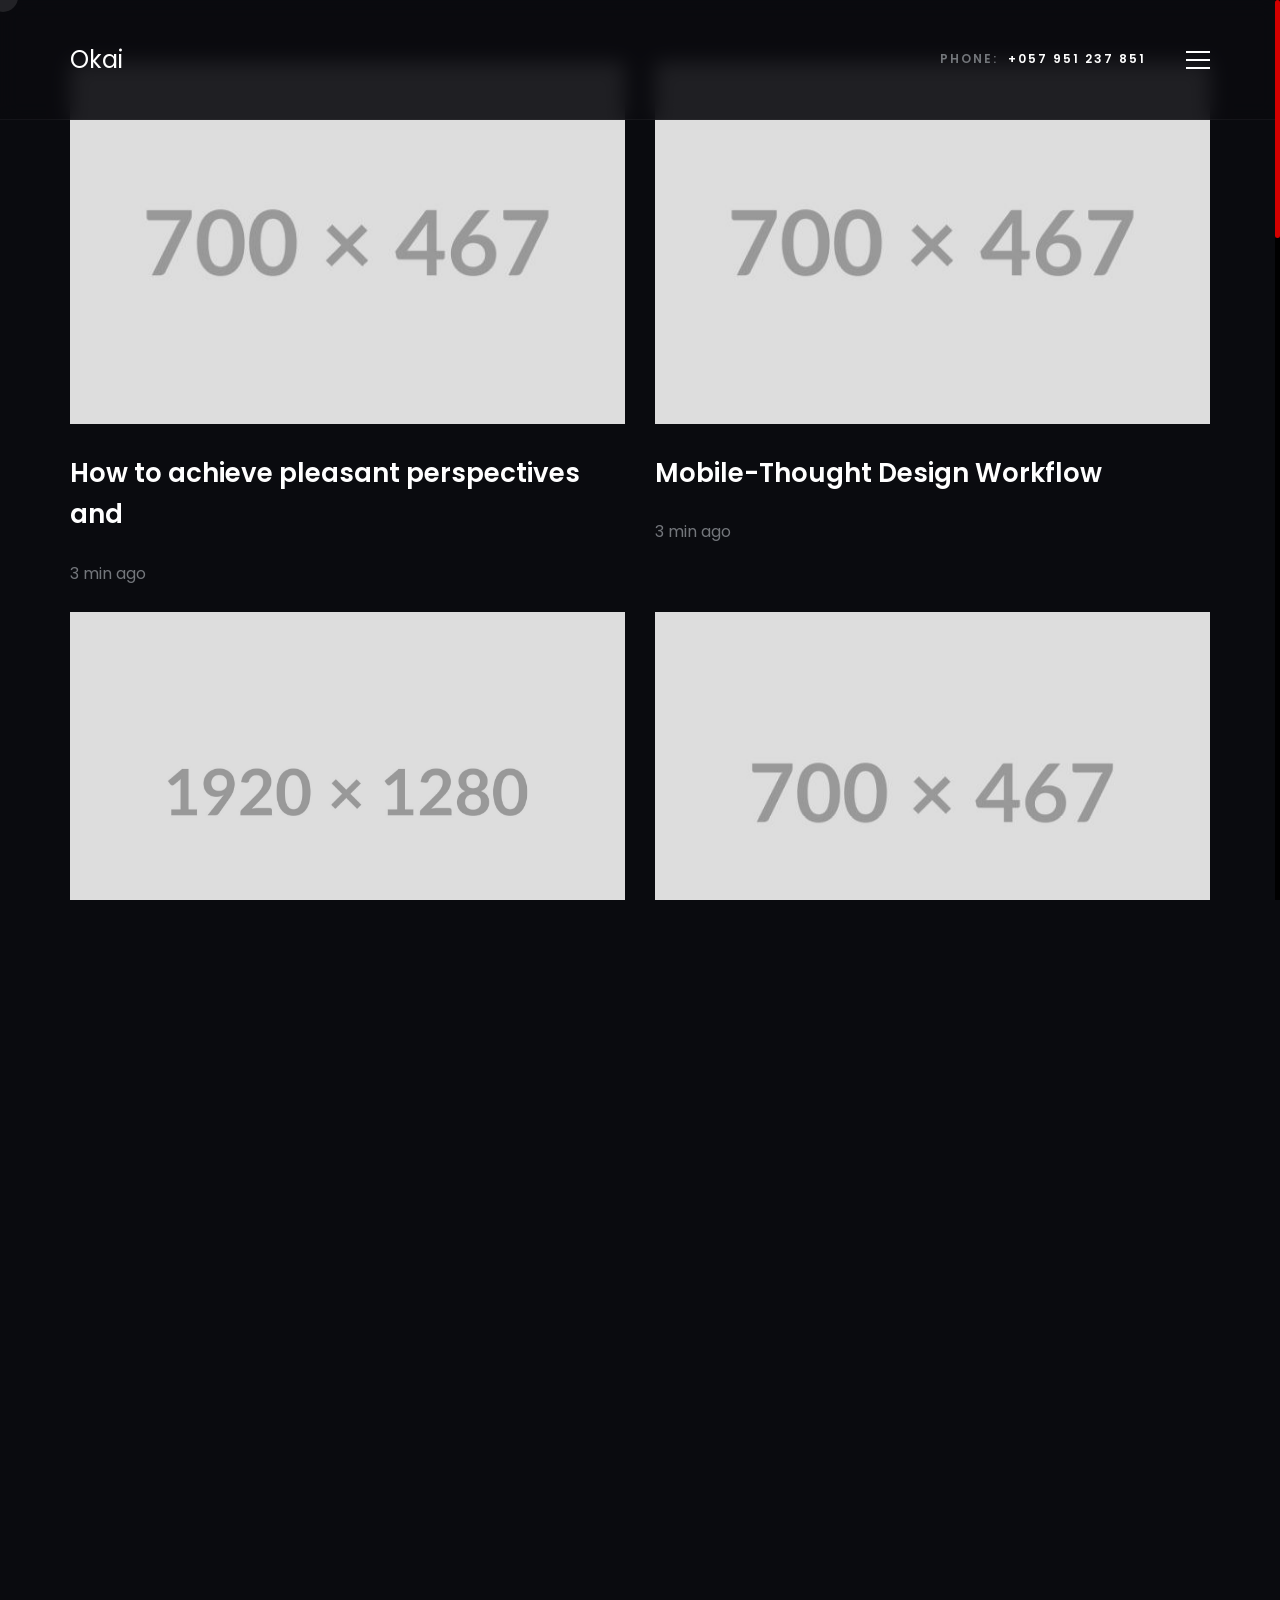
<file: blog.html>
<!DOCTYPE html>
<html lang="en-US">

<head>

    <meta http-equiv="Content-Type" content="text/html; charset=utf-8">
    <meta http-equiv="X-UA-Compatible" content="IE=edge">
    <meta name="viewport" content="width=device-width, initial-scale=1">
    <meta name="HandheldFriendly" content="true">
    <meta name="author" content="bslthemes" />

    <!-- grid css -->
    <link rel="stylesheet" href="css/plugins/bootstrap-grid.css">
    <!-- font awesome css -->
    <link rel="stylesheet" href="fonts/css/font-awesome.min.css">
    <!-- swiper css -->
    <link rel="stylesheet" href="css/plugins/swiper.min.css">
    <!-- okai css -->
    <link rel="stylesheet" href="css/style.css">
    <!-- page title -->
    <title>Okai - Creative Portfolio & Agency HTML Template</title>

    <!-- Favicon -->
    <link rel="shortcut icon" href="favicon.ico" type="image/x-icon">
    <link rel="icon" href="favicon.ico" type="image/x-icon">

</head>

<body>

    <!-- wrapper -->
    <div id="smooth-wrapper" class="mil-page-wrapper">

        <!-- cursor -->
        <div class="mil-cursor-follower"></div>
        <!-- cursor end -->

        <!-- scroll progress -->
        <div class="mil-progress-track">
            <div class="mil-progress"></div>
        </div>
        <!-- scroll progress end -->

        <!-- top panel -->
        <div class="mil-top-panel">
            <div class="container">
                <div class="row mil-aic">
                    <div class="col-6">
                        <a href="index.html" class="mil-logo mil-c-gone">Okai</a>
                    </div>
                    <div class="col-6 mil-jce mil-aic">
                        <div class="mil-phone mil-group-text mil-fs14"><span class="mil-soft">Phone:</span><span class="mil-light">+057 951 237 851</span></div>
                        <div class="mil-buttons-frame">
                            <div class="mil-menu-btn mil-c-gone">
                                <span></span>
                            </div>
                        </div>
                    </div>
                </div>
            </div>
        </div>
        <!-- top panel end -->

        <!-- menu -->
        <div class="mil-menu-window">
            <div class="container">
                <ul class="mil-main-menu mil-c-gone">
                    <li>
                        <a href="#.">Home</a>
                        <ul>
                            <li>
                                <a href="home-1.html">Type 1</a>
                            </li>
                            <li>
                                <a href="home-2.html">Type 2</a>
                            </li>
                            <li>
                                <a href="home-3.html">Type 3</a>
                            </li>
                            <li>
                                <a href="home-4.html">Type 4</a>
                            </li>
                            <li>
                                <a href="home-5.html">Type 5</a>
                            </li>
                            <li>
                                <a href="home-6.html">Type 6</a>
                            </li>
                            <li>
                                <a href="home-7.html">Type 7</a>
                            </li>
                            <li>
                                <a href="home-8.html">Type 8</a>
                            </li>
                            <li>
                                <a href="home-9.html">Type 9</a>
                            </li>
                            <li>
                                <a href="home-10.html">Type 10</a>
                            </li>
                            <li>
                                <a href="home-11.html">Type 11</a>
                            </li>
                            <li>
                                <a href="home-12.html">Type 12</a>
                            </li>
                            <li>
                                <a href="home-13.html">Type 13</a>
                            </li>
                        </ul>
                    </li>
                    <li>
                        <a href="#.">Portfolio</a>
                        <ul>
                            <li>
                                <a href="portfolio-1.html">Type 1</a>
                            </li>
                            <li>
                                <a href="portfolio-2.html">Type 2</a>
                            </li>
                            <li>
                                <a href="portfolio-3.html">Type 3</a>
                            </li>
                            <li>
                                <a href="portfolio-slider.html">Slider 1</a>
                            </li>
                            <li>
                                <a href="portfolio-slider-2.html">Slider 2</a>
                            </li>
                            <li>
                                <a href="project.html">Project</a>
                            </li>
                        </ul>
                    </li>
                    <li>
                        <a href="#.">Pages</a>
                        <ul>
                            <li>
                                <a href="about.html">About</a>
                            </li>
                            <li>
                                <a href="services.html">Services</a>
                            </li>
                            <li>
                                <a href="pricing.html">Pricing</a>
                            </li>
                            <li>
                                <a href="contact.html">contact</a>
                            </li>
                            <li>
                                <a href="store.html">Store</a>
                            </li>
                            <li>
                                <a href="item.html">Store item</a>
                            </li>
                            <li>
                                <a href="coming-soon.html">Coming soon</a>
                            </li>
                            <li>
                                <a href="404.html">404</a>
                            </li>
                        </ul>
                    </li>
                    <li>
                        <a href="#.">Blog</a>
                        <ul>
                            <li>
                                <a href="blog.html">List</a>
                            </li>
                            <li>
                                <a href="publication.html">Publication</a>
                            </li>
                        </ul>
                    </li>
                </ul>
                <ul class="mil-social mil-center">
                    <li><a href="#." class="mil-c-gone"><i class="fab fa-facebook-f"></i></a></li>
                    <li><a href="#." class="mil-c-gone"><i class="fab fa-behance"></i></a></li>
                    <li><a href="#." class="mil-c-gone"><i class="fab fa-instagram"></i></a></li>
                </ul>
            </div>
        </div>
        <!-- menu end -->

        <!-- content -->
        <div id="smooth-content" class="mil-content">

            <!-- blog -->
            <div class="mil-p-240-120 mil-992-p-150-120">
                <div class="container">
                    <div class="row">
                        <div class="col-lg-6">
                            <a href="publication.html" class="mil-blog-card mil-mb30 mil-c-read">
                                <div class="mil-card-cover mil-up">
                                    <div class="mil-hover-frame">
                                        <img src="img/blog/3.jpg" alt="cover" class="mil-scale-img" data-value-1="1" data-value-2="1.25">
                                    </div>
                                    <div class="mil-hover-overlay"></div>
                                </div>
                                <h4 class="mil-text mil-fs26 mil-mb30 mil-up">How to achieve pleasant perspectives and</h4>
                                <p class="mil-soft mil-up">3 min ago</p>
                            </a>
                        </div>
                        <div class="col-lg-6">
                            <a href="publication.html" class="mil-blog-card mil-mb60 mil-c-read">
                                <div class="mil-card-cover mil-up">
                                    <div class="mil-hover-frame">
                                        <img src="img/blog/5.jpg" alt="cover" class="mil-scale-img" data-value-1="1" data-value-2="1.25">
                                    </div>
                                    <div class="mil-hover-overlay"></div>
                                </div>
                                <h4 class="mil-text mil-fs26 mil-mb30 mil-up">Mobile-Thought Design Workflow</h4>
                                <p class="mil-soft mil-up">3 min ago</p>
                            </a>
                        </div>
                        <div class="col-lg-6">
                            <a href="publication.html" class="mil-blog-card mil-mb60 mil-c-read">
                                <div class="mil-card-cover mil-up">
                                    <div class="mil-hover-frame">
                                        <img src="img/blog/6.jpg" alt="cover" class="mil-scale-img" data-value-1="1" data-value-2="1.25">
                                    </div>
                                    <div class="mil-hover-overlay"></div>
                                </div>
                                <h4 class="mil-text mil-fs26 mil-mb30 mil-up">Study and tools that we use daily</h4>
                                <p class="mil-soft mil-up">3 min ago</p>
                            </a>
                        </div>
                        <div class="col-lg-6">
                            <a href="publication.html" class="mil-blog-card mil-mb60 mil-c-read">
                                <div class="mil-card-cover mil-up">
                                    <div class="mil-hover-frame">
                                        <img src="img/blog/7.jpg" alt="cover" class="mil-scale-img" data-value-1="1" data-value-2="1.25">
                                    </div>
                                    <div class="mil-hover-overlay"></div>
                                </div>
                                <h4 class="mil-text mil-fs26 mil-mb30 mil-up">How personal branding ideas develop</h4>
                                <p class="mil-soft mil-up">3 min ago</p>
                            </a>
                        </div>
                        <div class="col-lg-6">
                            <a href="publication.html" class="mil-blog-card mil-mb60 mil-c-read">
                                <div class="mil-card-cover mil-up">
                                    <div class="mil-hover-frame">
                                        <img src="img/blog/8.jpg" alt="cover" class="mil-scale-img" data-value-1="1" data-value-2="1.25">
                                    </div>
                                    <div class="mil-hover-overlay"></div>
                                </div>
                                <h4 class="mil-text mil-fs26 mil-mb30 mil-up">A photography session for a marketing campaign</h4>
                                <p class="mil-soft mil-up">3 min ago</p>
                            </a>
                        </div>
                        <div class="col-lg-6">
                            <a href="publication.html" class="mil-blog-card mil-mb60 mil-c-read">
                                <div class="mil-card-cover mil-up">
                                    <div class="mil-hover-frame">
                                        <img src="img/blog/9.jpg" alt="cover" class="mil-scale-img" data-value-1="1" data-value-2="1.25">
                                    </div>
                                    <div class="mil-hover-overlay"></div>
                                </div>
                                <h4 class="mil-text mil-fs26 mil-mb30 mil-up">What comes next is the great workflow remotely from wherever</h4>
                                <p class="mil-soft mil-up">3 min ago</p>
                            </a>
                        </div>
                        <div class="col-12">
                            <div class="mil-more-loader mil-mt-60 mil-up">
                                <svg width="35" height="35" viewBox="0 0 35 35" fill="none" xmlns="http://www.w3.org/2000/svg" class="mil-loader">
                                    <path d="M20.7812 3.28125C20.7812 5.12695 19.2773 6.5625 17.5 6.5625C15.6543 6.5625 14.2188 5.12695 14.2188 3.28125C14.2188 1.50391 15.6543 0 17.5 0C19.2773 0 20.7812 1.50391 20.7812 3.28125ZM17.5 28.4375C19.2773 28.4375 20.7812 29.9414 20.7812 31.7188C20.7812 33.5645 19.2773 35 17.5 35C15.6543 35 14.2188 33.5645 14.2188 31.7188C14.2188 29.9414 15.6543 28.4375 17.5 28.4375ZM31.7188 14.2188C33.4961 14.2188 35 15.7227 35 17.5C35 19.3457 33.4961 20.7812 31.7188 20.7812C29.873 20.7812 28.4375 19.3457 28.4375 17.5C28.4375 15.7227 29.873 14.2188 31.7188 14.2188ZM6.5625 17.5C6.5625 19.3457 5.05859 20.7812 3.28125 20.7812C1.43555 20.7812 0 19.3457 0 17.5C0 15.7227 1.43555 14.2188 3.28125 14.2188C5.05859 14.2188 6.5625 15.7227 6.5625 17.5ZM7.38281 24.3359C9.22852 24.3359 10.6641 25.7715 10.6641 27.6172C10.6641 29.3945 9.22852 30.8984 7.38281 30.8984C5.60547 30.8984 4.10156 29.3945 4.10156 27.6172C4.10156 25.7715 5.60547 24.3359 7.38281 24.3359ZM27.5488 24.3359C29.3262 24.3359 30.8301 25.7715 30.8301 27.6172C30.8301 29.3945 29.3262 30.8984 27.5488 30.8984C25.7031 30.8984 24.2676 29.3945 24.2676 27.6172C24.2676 25.7715 25.7031 24.3359 27.5488 24.3359ZM7.38281 4.16992C9.22852 4.16992 10.6641 5.67383 10.6641 7.45117C10.6641 9.29688 9.22852 10.7324 7.38281 10.7324C5.60547 10.7324 4.10156 9.29688 4.10156 7.45117C4.10156 5.67383 5.60547 4.16992 7.38281 4.16992Z" />
                                </svg>
                                <p class="mil-text-16 mil-suptitle mil-light">Load more</p>
                            </div>
                        </div>
                    </div>
                </div>
            </div>
            <!-- blog end -->
            <!-- footer -->
            <footer>
                <div class="container mil-p-120-0">
                    <div class="row mil-jcb">
                        <div class="col-8 col-lg-4 mil-mb90">
                            <a href="index.html" class="mil-logo mil-mb60 mil-up mil-c-gone">Okai</a>
                            <p class="mil-text mil-fs16 mil-mb60 mil-up">At Okai. we care about each client and each person who works with us and makes great projects possible</p>
                            <ul class="mil-social mil-up">
                                <li><a href="#." class="mil-c-gone"><i class="fab fa-facebook-f"></i></a></li>
                                <li><a href="#." class="mil-c-gone"><i class="fab fa-behance"></i></a></li>
                                <li><a href="#." class="mil-c-gone"><i class="fab fa-instagram"></i></a></li>
                            </ul>
                        </div>
                        <div class="col-lg-2 mil-mb90">
                            <h5 class="mil-fs16 mil-mb60 mil-up">Menu</h5>
                            <ul class="mil-footer-menu">
                                <li class="mil-up"><a href="about.html" class="mil-c-gone">About us</a></li>
                                <li class="mil-up"><a href="#." class="mil-c-gone">Our Team</a></li>
                                <li class="mil-up"><a href="#." class="mil-c-gone">Projects</a></li>
                                <li class="mil-up"><a href="#." class="mil-c-gone">Services</a></li>
                            </ul>
                        </div>
                        <div class="col-lg-4 mil-mb90">
                            <h5 class="mil-fs16 mil-mb60 mil-up">Contact Us</h5>
                            <ul class="mil-footer-list">
                                <li class="mil-text mil-up">Phone: +051 - 958 237 851</li>
                                <li class="mil-text mil-up">Email: support@okai.design</li>
                                <li class="mil-text mil-up">Address: 300 St. Mary's L, Suite 8060, Houston,<br> TX 77079, Estados Unidos</li>
                            </ul>
                        </div>
                    </div>
                </div>
                <div class="mil-footer-bottom mil-up">
                    <div class="container">
                        <div class="row">
                            <div class="col-lg-6 mil-mb30">
                                <p class="mil-fs14 mil-soft">© 2021 Okai Agency, designed by TexTheme</p>
                            </div>
                            <div class="col-lg-6 mil-jce mil-992-jcs mil-mb30">
                                <a href="#." class="mil-group-text mil-accent mil-c-gone" id="mil-btt"><i class="fas fa-chevron-up"></i> <span>Back to top</span></a>
                            </div>
                        </div>
                    </div>
                </div>
            </footer>
            <!-- footer end -->

        </div>
        <!-- content -->

    </div>
    <!-- wrapper end -->

    <!-- gsap js -->
    <script src="js/plugins/gsap.min.js"></script>
    <!-- scroll smoother -->
    <script src="js/plugins/ScrollSmoother.min.js"></script>
    <!-- scroll trigger js -->
    <script src="js/plugins/ScrollTrigger.min.js"></script>
    <!-- scroll to js -->
    <script src="js/plugins/ScrollTo.min.js"></script>
    <!-- swiper js -->
    <script src="js/plugins/swiper.min.js"></script>
    <!-- okai js -->
    <script src="js/main.js"></script>

</body>

</html>
</file>
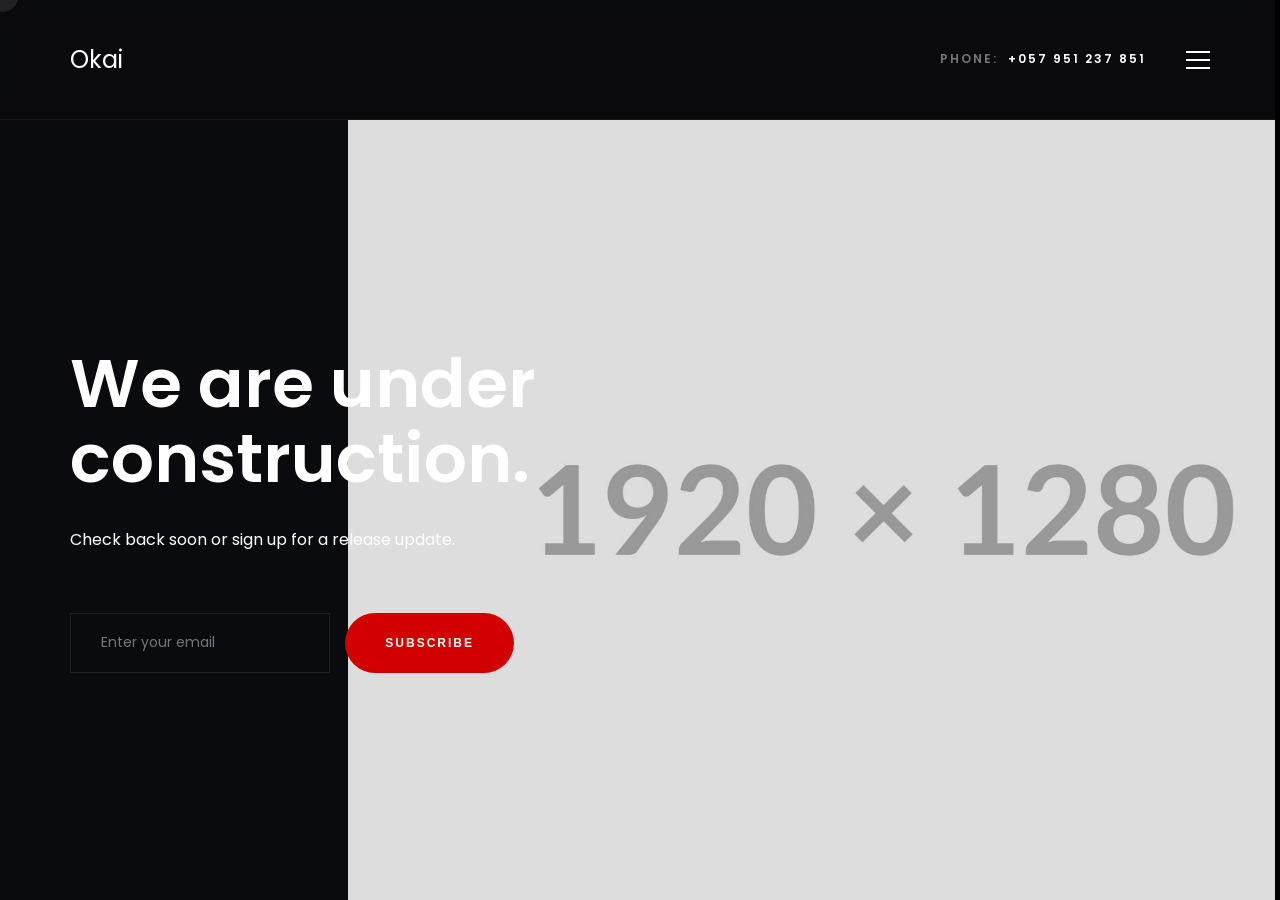
<file: coming-soon.html>
<!DOCTYPE html>
<html lang="en-US">

<head>

    <meta http-equiv="Content-Type" content="text/html; charset=utf-8">
    <meta http-equiv="X-UA-Compatible" content="IE=edge">
    <meta name="viewport" content="width=device-width, initial-scale=1">
    <meta name="HandheldFriendly" content="true">
    <meta name="author" content="bslthemes" />

    <!-- grid css -->
    <link rel="stylesheet" href="css/plugins/bootstrap-grid.css">
    <!-- font awesome css -->
    <link rel="stylesheet" href="fonts/css/font-awesome.min.css">
    <!-- swiper css -->
    <link rel="stylesheet" href="css/plugins/swiper.min.css">
    <!-- okai css -->
    <link rel="stylesheet" href="css/style.css">
    <!-- page title -->
    <title>Okai - Creative Portfolio & Agency HTML Template</title>

    <!-- Favicon -->
    <link rel="shortcut icon" href="favicon.ico" type="image/x-icon">
    <link rel="icon" href="favicon.ico" type="image/x-icon">

</head>

<body>

    <!-- wrapper -->
    <div id="smooth-wrapper" class="mil-page-wrapper">

        <!-- cursor -->
        <div class="mil-cursor-follower"></div>
        <!-- cursor end -->

        <!-- scroll progress -->
        <div class="mil-progress-track">
            <div class="mil-progress"></div>
        </div>
        <!-- scroll progress end -->

        <!-- top panel -->
        <div class="mil-top-panel">
            <div class="container">
                <div class="row mil-aic">
                    <div class="col-6">
                        <a href="index.html" class="mil-logo mil-c-gone">Okai</a>
                    </div>
                    <div class="col-6 mil-jce mil-aic">
                        <div class="mil-phone mil-group-text mil-fs14"><span class="mil-soft">Phone:</span><span class="mil-light">+057 951 237 851</span></div>
                        <div class="mil-buttons-frame">
                            <div class="mil-menu-btn mil-c-gone">
                                <span></span>
                            </div>
                        </div>
                    </div>
                </div>
            </div>
        </div>
        <!-- top panel end -->

        <!-- menu -->
        <div class="mil-menu-window">
            <div class="container">
                <ul class="mil-main-menu mil-c-gone">
                    <li>
                        <a href="#.">Home</a>
                        <ul>
                            <li>
                                <a href="home-1.html">Type 1</a>
                            </li>
                            <li>
                                <a href="home-2.html">Type 2</a>
                            </li>
                            <li>
                                <a href="home-3.html">Type 3</a>
                            </li>
                            <li>
                                <a href="home-4.html">Type 4</a>
                            </li>
                            <li>
                                <a href="home-5.html">Type 5</a>
                            </li>
                            <li>
                                <a href="home-6.html">Type 6</a>
                            </li>
                            <li>
                                <a href="home-7.html">Type 7</a>
                            </li>
                            <li>
                                <a href="home-8.html">Type 8</a>
                            </li>
                            <li>
                                <a href="home-9.html">Type 9</a>
                            </li>
                            <li>
                                <a href="home-10.html">Type 10</a>
                            </li>
                            <li>
                                <a href="home-11.html">Type 11</a>
                            </li>
                            <li>
                                <a href="home-12.html">Type 12</a>
                            </li>
                            <li>
                                <a href="home-13.html">Type 13</a>
                            </li>
                        </ul>
                    </li>
                    <li>
                        <a href="#.">Portfolio</a>
                        <ul>
                            <li>
                                <a href="portfolio-1.html">Type 1</a>
                            </li>
                            <li>
                                <a href="portfolio-2.html">Type 2</a>
                            </li>
                            <li>
                                <a href="portfolio-3.html">Type 3</a>
                            </li>
                            <li>
                                <a href="portfolio-slider.html">Slider 1</a>
                            </li>
                            <li>
                                <a href="portfolio-slider-2.html">Slider 2</a>
                            </li>
                            <li>
                                <a href="project.html">Project</a>
                            </li>
                        </ul>
                    </li>
                    <li>
                        <a href="#.">Pages</a>
                        <ul>
                            <li>
                                <a href="about.html">About</a>
                            </li>
                            <li>
                                <a href="services.html">Services</a>
                            </li>
                            <li>
                                <a href="pricing.html">Pricing</a>
                            </li>
                            <li>
                                <a href="contact.html">contact</a>
                            </li>
                            <li>
                                <a href="store.html">Store</a>
                            </li>
                            <li>
                                <a href="item.html">Store item</a>
                            </li>
                            <li>
                                <a href="coming-soon.html">Coming soon</a>
                            </li>
                            <li>
                                <a href="404.html">404</a>
                            </li>
                        </ul>
                    </li>
                    <li>
                        <a href="#.">Blog</a>
                        <ul>
                            <li>
                                <a href="blog.html">List</a>
                            </li>
                            <li>
                                <a href="publication.html">Publication</a>
                            </li>
                        </ul>
                    </li>
                </ul>
                <ul class="mil-social mil-center">
                    <li><a href="#." class="mil-c-gone"><i class="fab fa-facebook-f"></i></a></li>
                    <li><a href="#." class="mil-c-gone"><i class="fab fa-behance"></i></a></li>
                    <li><a href="#." class="mil-c-gone"><i class="fab fa-instagram"></i></a></li>
                </ul>
            </div>
        </div>
        <!-- menu end -->

        <!-- content -->
        <div id="smooth-content" class="mil-content">

            <!-- banner -->
            <div class="mil-banner">
                <div class="container">
                    <div class="row mil-aic">
                        <div class="col-12 col-lg-6">
                            <div class="mil-banner-text">
                                <h1 class="mil-fs68 mil-mb30">We are under <br>construction.</h1>
                                <p class="mil-text mil-mb60 mil-light">Check back soon or sign up for a release update.</p>
                                <form class="mil-form mil-subscribe mil-up">
                                    <input placeholder="Enter your email">
                                    <button class="mil-btn mil-c-gone">Subscribe</button>
                                </form>
                            </div>
                        </div>
                        <div class="col-12 col-lg-6 mil-banner-image-frame">
                            <div class="mil-banner-img mil-out-right">
                                <img src="img/banners/14.jpg" alt="banner" class="mil-scale-img" data-value-1=".75" data-value-2="1.11">
                            </div>
                        </div>
                    </div>
                </div>
            </div>
            <!-- banner end -->

        </div>
        <!-- content -->

    </div>
    <!-- wrapper end -->

    <!-- gsap js -->
    <script src="js/plugins/gsap.min.js"></script>
    <!-- scroll smoother -->
    <script src="js/plugins/ScrollSmoother.min.js"></script>
    <!-- scroll trigger js -->
    <script src="js/plugins/ScrollTrigger.min.js"></script>
    <!-- scroll to js -->
    <script src="js/plugins/ScrollTo.min.js"></script>
    <!-- swiper js -->
    <script src="js/plugins/swiper.min.js"></script>
    <!-- okai js -->
    <script src="js/main.js"></script>

</body>

</html>
</file>
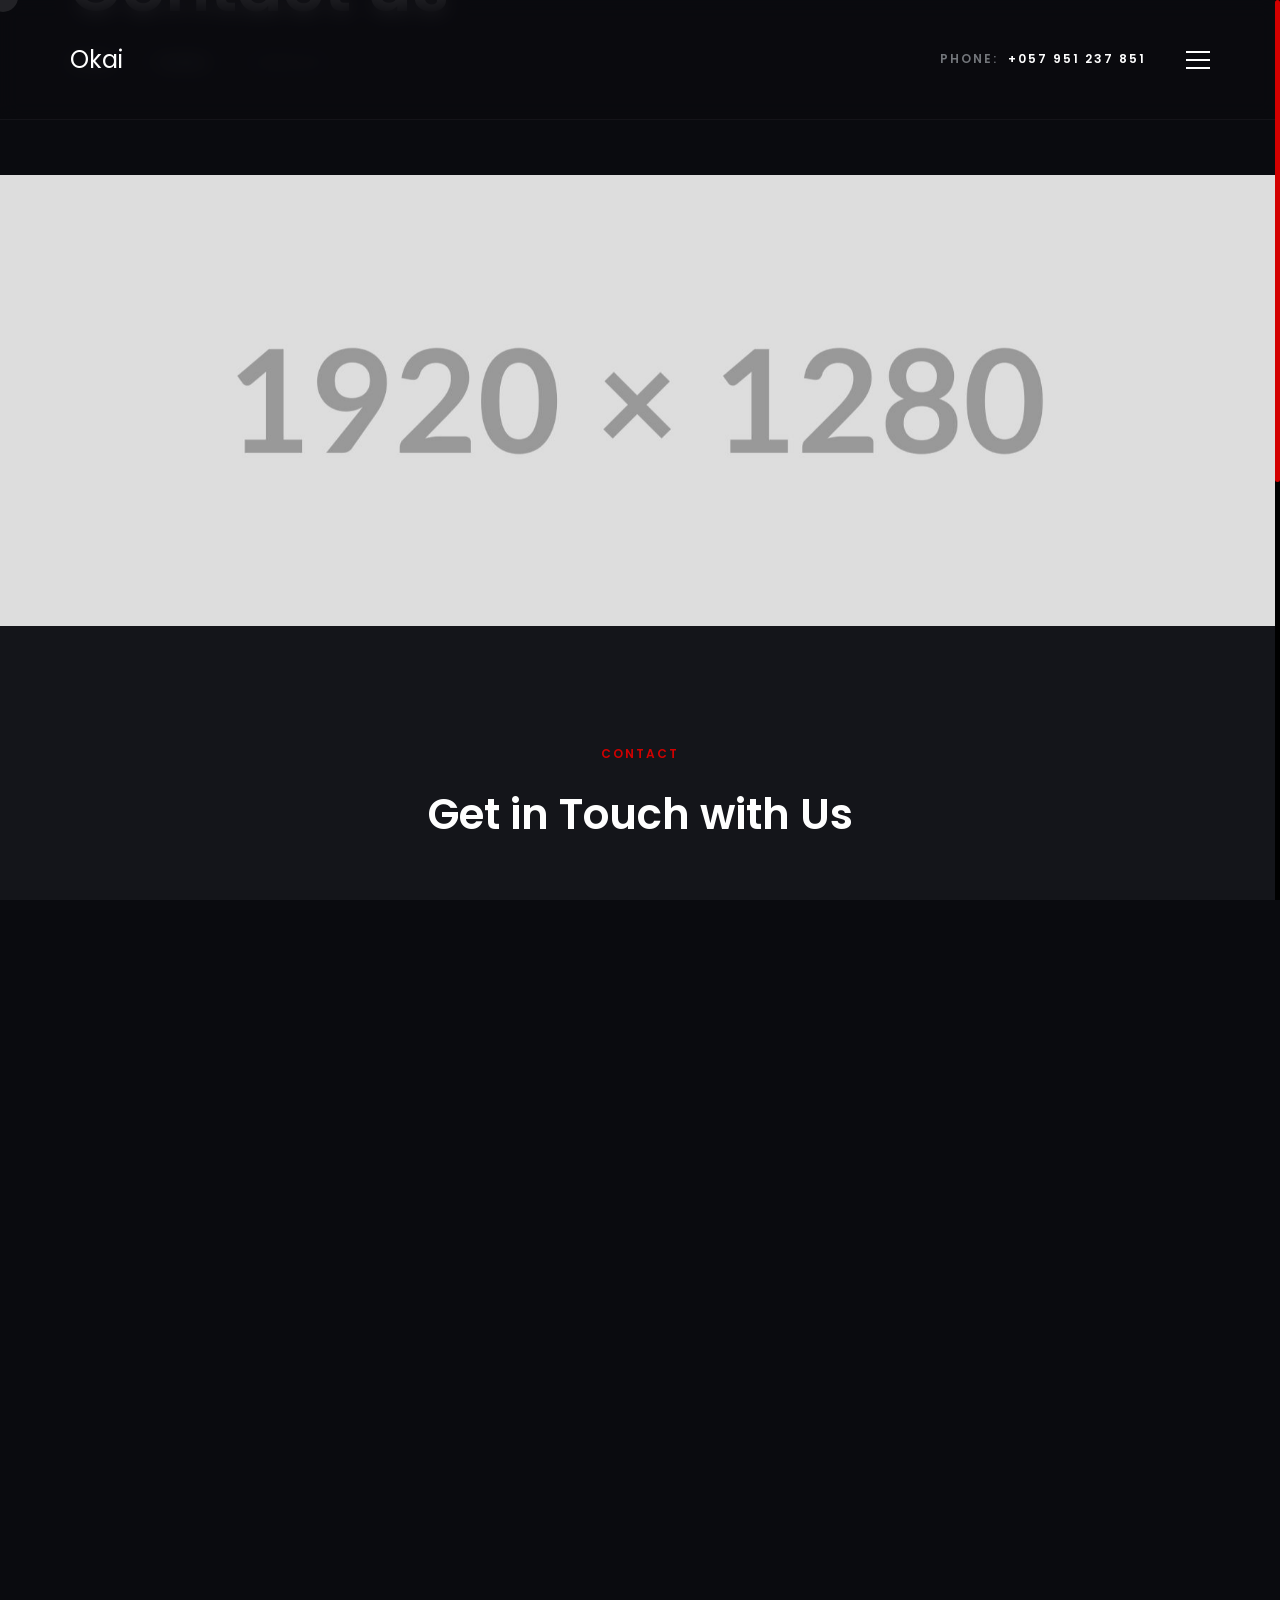
<file: contact.html>
<!DOCTYPE html>
<html lang="en-US">
  <head>
    <meta http-equiv="Content-Type" content="text/html; charset=utf-8" />
    <meta http-equiv="X-UA-Compatible" content="IE=edge" />
    <meta name="viewport" content="width=device-width, initial-scale=1" />
    <meta name="HandheldFriendly" content="true" />
    <meta name="author" content="bslthemes" />

    <!-- grid css -->
    <link rel="stylesheet" href="css/plugins/bootstrap-grid.css" />
    <!-- font awesome css -->
    <link rel="stylesheet" href="fonts/css/font-awesome.min.css" />
    <!-- swiper css -->
    <link rel="stylesheet" href="css/plugins/swiper.min.css" />
    <!-- okai css -->
    <link rel="stylesheet" href="css/style.css" />
    <!-- page title -->
    <title>Okai - Creative Portfolio & Agency HTML Template</title>

    <!-- Favicon -->
    <link rel="shortcut icon" href="favicon.ico" type="image/x-icon" />
    <link rel="icon" href="favicon.ico" type="image/x-icon" />
  </head>

  <body>
    <!-- wrapper -->
    <div id="smooth-wrapper" class="mil-page-wrapper">
      <!-- cursor -->
      <div class="mil-cursor-follower"></div>
      <!-- cursor end -->

      <!-- scroll progress -->
      <div class="mil-progress-track">
        <div class="mil-progress"></div>
      </div>
      <!-- scroll progress end -->

      <!-- top panel -->
      <div class="mil-top-panel">
        <div class="container">
          <div class="row mil-aic">
            <div class="col-6">
              <a href="index.html" class="mil-logo mil-c-gone">Okai</a>
            </div>
            <div class="col-6 mil-jce mil-aic">
              <div class="mil-phone mil-group-text mil-fs14">
                <span class="mil-soft">Phone:</span
                ><span class="mil-light">+057 951 237 851</span>
              </div>
              <div class="mil-buttons-frame">
                <div class="mil-menu-btn mil-c-gone">
                  <span></span>
                </div>
              </div>
            </div>
          </div>
        </div>
      </div>
      <!-- top panel end -->

      <!-- menu -->
      <div class="mil-menu-window">
        <div class="container">
          <ul class="mil-main-menu mil-c-gone">
            <li>
              <a href="#.">Home</a>
              <ul>
                <li><a href="home-1.html">Type 1</a></li>
                <li><a href="home-2.html">Type 2</a></li>
                <li><a href="home-3.html">Type 3</a></li>
                <li><a href="home-4.html">Type 4</a></li>
                <li><a href="home-5.html">Type 5</a></li>
                <li><a href="home-6.html">Type 6</a></li>
                <li><a href="home-7.html">Type 7</a></li>
                <li><a href="home-8.html">Type 8</a></li>
                <li><a href="home-9.html">Type 9</a></li>
                <li><a href="home-10.html">Type 10</a></li>
                <li><a href="home-11.html">Type 11</a></li>
                <li><a href="home-12.html">Type 12</a></li>
                <li><a href="home-13.html">Type 13</a></li>
              </ul>
            </li>
            <li>
              <a href="#.">Portfolio</a>
              <ul>
                <li><a href="portfolio-1.html">Type 1</a></li>
                <li><a href="portfolio-2.html">Type 2</a></li>
                <li><a href="portfolio-3.html">Type 3</a></li>
                <li><a href="portfolio-slider.html">Slider 1</a></li>
                <li><a href="portfolio-slider-2.html">Slider 2</a></li>
                <li><a href="project.html">Project</a></li>
              </ul>
            </li>
            <li>
              <a href="#.">Pages</a>
              <ul>
                <li><a href="about.html">About</a></li>
                <li><a href="services.html">Services</a></li>
                <li><a href="pricing.html">Pricing</a></li>
                <li><a href="contact.html">contact</a></li>
                <li><a href="store.html">Store</a></li>
                <li><a href="item.html">Store item</a></li>
                <li><a href="coming-soon.html">Coming soon</a></li>
                <li><a href="404.html">404</a></li>
              </ul>
            </li>
            <li>
              <a href="#.">Blog</a>
              <ul>
                <li><a href="blog.html">List</a></li>
                <li><a href="publication.html">Publication</a></li>
              </ul>
            </li>
          </ul>
          <ul class="mil-social mil-center">
            <li>
              <a href="#." class="mil-c-gone"
                ><i class="fab fa-facebook-f"></i
              ></a>
            </li>
            <li>
              <a href="#." class="mil-c-gone"><i class="fab fa-behance"></i></a>
            </li>
            <li>
              <a href="#." class="mil-c-gone"
                ><i class="fab fa-instagram"></i
              ></a>
            </li>
          </ul>
        </div>
      </div>
      <!-- menu end -->

      <!-- content -->
      <div id="smooth-content" class="mil-content">
        <!-- banner -->
        <div class="mil-banner-inner">
          <div class="container">
            <div class="mil-banner-text">
              <div>
                <h1 class="mil-fs68 mil-mb30">Contact us</h1>
                <ul class="mil-breadcrumbs">
                  <li><a href="home-1.html" class="mil-c-gone">Home</a></li>
                  <li><a href="home-1.html" class="mil-c-gone">Pages</a></li>
                  <li><a href="home-1.html" class="mil-c-gone">Contact</a></li>
                </ul>
              </div>
            </div>
          </div>
          <div class="mil-banner-img">
            <img
              src="img/banners/17.jpg"
              alt="banner"
              class="mil-scale-img"
              data-value-1=".90"
              data-value-2="1.11"
            />
          </div>
        </div>
        <!-- banner end -->

        <!-- contact -->
        <div class="mil-p-120-120 mil-soft-section">
          <div class="container">
            <div class="row mil-jcc">
              <div class="col-md-8 mil-tac">
                <span class="mil-suptitle mil-accent mil-mb30 mil-up"
                  >Contact</span
                >
                <h2 class="mil-fs42 mil-up mil-mb90">Get in Touch with Us</h2>
              </div>
            </div>
            <div class="container">
            <div class="row align-items-start">
              <div class="col-md-6 mil-mb30">
                <!-- <h2 class="mil-fs68 mil-light mil-mb30 mil-up">
                  Contact us
                  <a
                    href="contact.html"
                    class="mil-text-link mil-accent-soft mil-c-gone"
                    >now</a
                  >
                </h2> -->
                <div class="col-md-6 mil-mb30">
                  <h3 class="mil-fs28 mil-light mil-up mil-mb30">
                    PT Meidira Megah Jaya
                  </h3>
                  <div class="mil-text mil-light mil-up mil-mb15">
                    <i class="fas fa-map-marker-alt mil-mr10"></i>
                    Jl. Mayor Zainal Arifin No.29 RT.59, Guntur Damai Beler,
                    Balikpapan, Kaltim
                  </div>
                  <div class="mil-text mil-up mil-light mil-mb15">
                    <i class="fas fa-phone mil-mr10"></i>
                    <a href="tel:+628125328617" class="mil-c-gone"
                      >0812 532 8617</a
                    >
                    /
                    <a href="tel:+6282153873838" class="mil-c-gone"
                      >0821 5387 3838</a
                    >
                  </div>
                  <div class="mil-text mil-light mil-up">
                    <i class="fas fa-envelope mil-mr10"></i>
                    <a
                      href="mailto:meidiramegahjaya@gmail.com"
                      class="mil-c-gone"
                      >meidiramegahjaya@gmail.com</a
                    >
                  </div>
                </div>
              </div>
              <div class="col-md-6 mil-mb30">
                <div class="mil-up">
                  <iframe
                    src="https://www.google.com/maps/embed?pb=!1m18!1m12!1m3!1d3989.752693198277!2d117.1416633147575!3d-1.274406999071093!2m3!1f0!2f0!3f0!3m2!1i1024!2i768!4f13.1!3m3!1m2!1s0x0%3A0x0!2zMcKwMTYnMjcuOSJTIDE1N8KwMDgnMzYuMCJF!5e0!3m2!1sen!2sid!4v1634567890123!5m2!1sen!2sid"
                    width="85%"
                    height="200"
                    style="border: 0"
                    allowfullscreen=""
                    loading="lazy"
                  >
                  </iframe>
                </div>
              </div>
            </div>
          </div>
            
          </div>
        </div>
        <!-- contact end -->
        <!-- footer -->
        <footer>
          <div class="container mil-p-120-0">
            <div class="row mil-jcb">
              <div class="col-8 col-lg-4 mil-mb90">
                <a href="index.html" class="mil-logo mil-mb60 mil-up mil-c-gone"
                  >Okai</a
                >
                <p class="mil-text mil-fs16 mil-mb60 mil-up">
                  At Okai, we care about each client and each person who works
                  with us and makes great projects possible
                </p>
                <ul class="mil-social mil-up">
                  <li>
                    <a href="#." class="mil-c-gone"
                      ><i class="fab fa-facebook-f"></i
                    ></a>
                  </li>
                  <li>
                    <a href="#." class="mil-c-gone"
                      ><i class="fab fa-behance"></i
                    ></a>
                  </li>
                  <li>
                    <a href="#." class="mil-c-gone"
                      ><i class="fab fa-instagram"></i
                    ></a>
                  </li>
                </ul>
              </div>
              <div class="col-lg-2 mil-mb90">
                <h5 class="mil-fs16 mil-mb60 mil-up">Menu</h5>
                <ul class="mil-footer-menu">
                  <li class="mil-up">
                    <a href="about.html" class="mil-c-gone">About us</a>
                  </li>
                  <li class="mil-up">
                    <a href="#." class="mil-c-gone">Our Team</a>
                  </li>
                  <li class="mil-up">
                    <a href="#." class="mil-c-gone">Projects</a>
                  </li>
                  <li class="mil-up">
                    <a href="#." class="mil-c-gone">Services</a>
                  </li>
                </ul>
              </div>
              <div class="col-lg-4 mil-mb90">
                <h5 class="mil-fs16 mil-mb60 mil-up">Contact Us</h5>
                <ul class="mil-footer-list">
                  <li class="mil-text mil-up">Phone: +051 - 958 237 851</li>
                  <li class="mil-text mil-up">Email: support@okai.design</li>
                  <li class="mil-text mil-up">
                    Address: 300 St. Mary's L, Suite 8060, Houston,<br />
                    TX 77079, Estados Unidos
                  </li>
                </ul>
              </div>
            </div>
          </div>
          <div class="mil-footer-bottom mil-up">
            <div class="container">
              <div class="row">
                <div class="col-lg-6 mil-mb30">
                  <p class="mil-fs14 mil-soft">
                    © 2021 Okai Agency, designed by TexTheme
                  </p>
                </div>
                <div class="col-lg-6 mil-jce mil-992-jcs mil-mb30">
                  <a
                    href="#."
                    class="mil-group-text mil-accent mil-c-gone"
                    id="mil-btt"
                    ><i class="fas fa-chevron-up"></i>
                    <span>Back to top</span></a
                  >
                </div>
              </div>
            </div>
          </div>
        </footer>
        <!-- footer end -->
      </div>
      <!-- content -->
    </div>
    <!-- wrapper end -->

    <!-- gsap js -->
    <script src="js/plugins/gsap.min.js"></script>
    <!-- scroll smoother -->
    <script src="js/plugins/ScrollSmoother.min.js"></script>
    <!-- scroll trigger js -->
    <script src="js/plugins/ScrollTrigger.min.js"></script>
    <!-- scroll to js -->
    <script src="js/plugins/ScrollTo.min.js"></script>
    <!-- swiper js -->
    <script src="js/plugins/swiper.min.js"></script>
    <!-- okai js -->
    <script src="js/main.js"></script>
  </body>
</html>
</file>
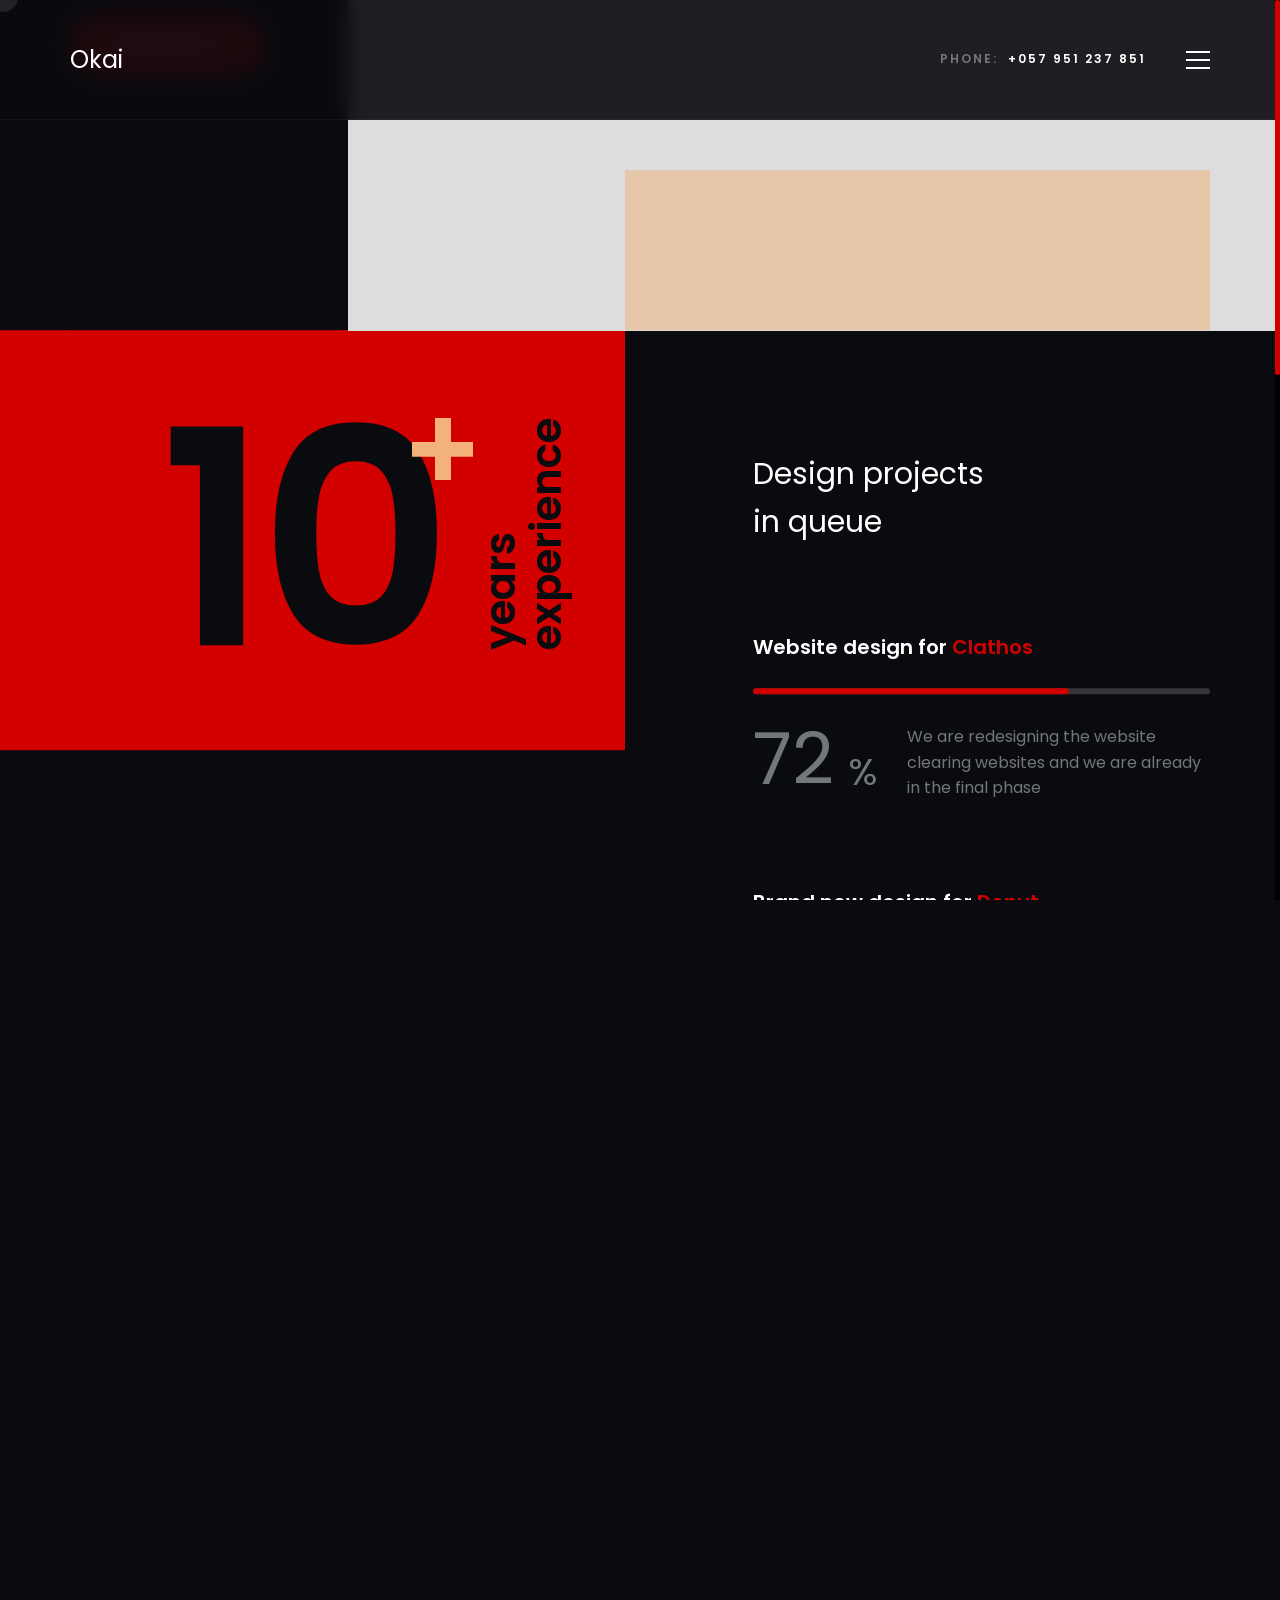
<file: home-1.html>
<!DOCTYPE html>
<html lang="en-US">

<head>

    <meta http-equiv="Content-Type" content="text/html; charset=utf-8">
    <meta http-equiv="X-UA-Compatible" content="IE=edge">
    <meta name="viewport" content="width=device-width, initial-scale=1">
    <meta name="HandheldFriendly" content="true">
    <meta name="author" content="bslthemes" />

    <!-- grid css -->
    <link rel="stylesheet" href="css/plugins/bootstrap-grid.css">
    <!-- font awesome css -->
    <link rel="stylesheet" href="fonts/css/font-awesome.min.css">
    <!-- swiper css -->
    <link rel="stylesheet" href="css/plugins/swiper.min.css">
    <!-- okai css -->
    <link rel="stylesheet" href="css/style.css">
    <!-- page title -->
    <title>Okai - Creative Portfolio & Agency HTML Template</title>

    <!-- Favicon -->
    <link rel="shortcut icon" href="favicon.ico" type="image/x-icon">
    <link rel="icon" href="favicon.ico" type="image/x-icon">

</head>

<body>

    <!-- wrapper -->
    <div id="smooth-wrapper" class="mil-page-wrapper">

        <!-- cursor -->
        <div class="mil-cursor-follower"></div>
        <!-- cursor end -->

        <!-- scroll progress -->
        <div class="mil-progress-track">
            <div class="mil-progress"></div>
        </div>
        <!-- scroll progress end -->

        <!-- top panel -->
        <div class="mil-top-panel">
            <div class="container">
                <div class="row mil-aic">
                    <div class="col-6">
                        <a href="index.html" class="mil-logo mil-c-gone">Okai</a>
                    </div>
                    <div class="col-6 mil-jce mil-aic">
                        <div class="mil-phone mil-group-text mil-fs14"><span class="mil-soft">Phone:</span><span class="mil-light">+057 951 237 851</span></div>
                        <div class="mil-buttons-frame">
                            <div class="mil-menu-btn mil-c-gone">
                                <span></span>
                            </div>
                        </div>
                    </div>
                </div>
            </div>
        </div>
        <!-- top panel end -->

        <!-- menu -->
        <div class="mil-menu-window">
            <div class="container">
                <ul class="mil-main-menu mil-c-gone">
                    <li>
                        <a href="#.">Home</a>
                        <ul>
                            <li>
                                <a href="home-1.html">Type 1</a>
                            </li>
                            <li>
                                <a href="home-2.html">Type 2</a>
                            </li>
                            <li>
                                <a href="home-3.html">Type 3</a>
                            </li>
                            <li>
                                <a href="home-4.html">Type 4</a>
                            </li>
                            <li>
                                <a href="home-5.html">Type 5</a>
                            </li>
                            <li>
                                <a href="home-6.html">Type 6</a>
                            </li>
                            <li>
                                <a href="home-7.html">Type 7</a>
                            </li>
                            <li>
                                <a href="home-8.html">Type 8</a>
                            </li>
                            <li>
                                <a href="home-9.html">Type 9</a>
                            </li>
                            <li>
                                <a href="home-10.html">Type 10</a>
                            </li>
                            <li>
                                <a href="home-11.html">Type 11</a>
                            </li>
                            <li>
                                <a href="home-12.html">Type 12</a>
                            </li>
                            <li>
                                <a href="home-13.html">Type 13</a>
                            </li>
                        </ul>
                    </li>
                    <li>
                        <a href="#.">Portfolio</a>
                        <ul>
                            <li>
                                <a href="portfolio-1.html">Type 1</a>
                            </li>
                            <li>
                                <a href="portfolio-2.html">Type 2</a>
                            </li>
                            <li>
                                <a href="portfolio-3.html">Type 3</a>
                            </li>
                            <li>
                                <a href="portfolio-slider.html">Slider 1</a>
                            </li>
                            <li>
                                <a href="portfolio-slider-2.html">Slider 2</a>
                            </li>
                            <li>
                                <a href="project.html">Project</a>
                            </li>
                        </ul>
                    </li>
                    <li>
                        <a href="#.">Pages</a>
                        <ul>
                            <li>
                                <a href="about.html">About</a>
                            </li>
                            <li>
                                <a href="services.html">Services</a>
                            </li>
                            <li>
                                <a href="pricing.html">Pricing</a>
                            </li>
                            <li>
                                <a href="contact.html">contact</a>
                            </li>
                            <li>
                                <a href="store.html">Store</a>
                            </li>
                            <li>
                                <a href="item.html">Store item</a>
                            </li>
                            <li>
                                <a href="coming-soon.html">Coming soon</a>
                            </li>
                            <li>
                                <a href="404.html">404</a>
                            </li>
                        </ul>
                    </li>
                    <li>
                        <a href="#.">Blog</a>
                        <ul>
                            <li>
                                <a href="blog.html">List</a>
                            </li>
                            <li>
                                <a href="publication.html">Publication</a>
                            </li>
                        </ul>
                    </li>
                </ul>
                <ul class="mil-social mil-center">
                    <li><a href="#." class="mil-c-gone"><i class="fab fa-facebook-f"></i></a></li>
                    <li><a href="#." class="mil-c-gone"><i class="fab fa-behance"></i></a></li>
                    <li><a href="#." class="mil-c-gone"><i class="fab fa-instagram"></i></a></li>
                </ul>
            </div>
        </div>
        <!-- menu end -->

        <!-- content -->
        <div id="smooth-content" class="mil-content">

            <!-- banner -->
            <div class="mil-banner">
                <div class="container">
                    <div class="row mil-aic">
                        <div class="col-12 col-lg-6">
                            <div class="mil-banner-text">
                                <h1 class="mil-fs68 mil-mb60">Hi. I am Saleem visual designer</h1>
                                <a href="portfolio-2.html" class="mil-btn mil-c-gone">See Projects</a>
                            </div>
                        </div>
                        <div class="col-12 col-lg-6 mil-banner-image-frame">
                            <div class="mil-banner-img mil-out-right">
                                <img src="img/banners/1.jpg" alt="banner" class="mil-scale-img" data-value-1=".75" data-value-2="1.11">
                            </div>
                        </div>
                    </div>
                </div>
            </div>
            <!-- banner end -->
            <!-- experience -->
            <div class="">
                <div class="container">
                    <div class="row mil-jcb">
                        <div class="col-lg-6">
                            <div class="mil-exp-box mil-up">
                                <div class="mil-exp-content mil-up">
                                    <div class="mil-exp-number">10<span>+</span></div>
                                    <h2 class="mil-exp-text mil-fs42">years<br> experience</h2>
                                </div>
                            </div>
                        </div>
                        <div class="col-lg-5 mil-p-120-0">
                            <p class="mil-text mil-fs30 mil-light mil-mb90 mil-up">Design projects <br>in queue</p>
                            <div class="mil-counter-item mil-mb90">
                                <h5 class="mil-fs20 mil-mb30 mil-up">Website design for <a href="#." class="mil-text-link">Clathos</a></h5>
                                <div class="mil-prog-track mil-mb30 mil-add-class mil-up">
                                    <div class="mil-prog" data-number="90"></div>
                                </div>
                                <div class="mil-counter-text mil-up">
                                    <div class="mil-counter-number"><span class="mil-counter" data-number="90">00</span><span class="mil-percent">%</span></div>
                                    <div class="mil-text mil-fs16">We are redesigning the website clearing websites and we are already in the final phase</div>
                                </div>
                            </div>
                            <div class="mil-counter-item">
                                <h5 class="mil-fs20 mil-mb30 mil-up">Brand new design for <a href="#." class="mil-text-link">Donut</a></h5>
                                <div class="mil-prog-track mil-mb30 mil-add-class mil-up">
                                    <div class="mil-prog" data-number="60"></div>
                                </div>
                                <div class="mil-counter-text mil-up">
                                    <div class="mil-counter-number"><span class="mil-counter" data-number="60">00</span><span class="mil-percent">%</span></div>
                                    <div class="mil-text mil-fs16">more than 200 websites built with the highest quality standards and advanced features.</div>
                                </div>
                            </div>
                        </div>
                    </div>
                </div>
            </div>
            <!-- experience end -->
            <!-- portfolio -->
            <div class="mil-portfolio mil-p-120-90">
                <div class="container">
                    <div class="row">
                        <div class="col-12 mil-mb60">
                            <span class="mil-suptitle mil-accent mil-mb30 mil-up">Recent works</span>
                            <h2 class="mil-fs42 mil-up">Portfolio</h2>
                        </div>

                        <div class="col-md-6">
                            <div class="row">
                                <div class="col-9">
                                    <p class="mil-text mil-fs16 mil-mb90 mil-up">Take a look at our latest design projects done for our newest clients, we have worked countless hours for total satisfaction.</p>
                                </div>
                            </div>
                            <a href="project.html" class="mil-project-card mil-mb30 mil-up mil-c-view">
                                <div class="mil-cover-frame mil-v">
                                    <div class="mil-hover-frame">
                                        <img src="img/portfolio/1.jpg" alt="project cover" class="mil-scale-img" data-value-1="1" data-value-2="1.25">
                                    </div>
                                    <div class="mil-hover-overlay"></div>
                                </div>
                            </a>
                            <a href="project.html" class="mil-project-card mil-mb30 mil-up mil-c-view">
                                <div class="mil-cover-frame mil-s">
                                    <div class="mil-hover-frame">
                                        <img src="img/portfolio/3.jpg" alt="project cover" class="mil-scale-img" data-value-1="1" data-value-2="1.25">
                                    </div>
                                    <div class="mil-hover-overlay"></div>
                                </div>
                            </a>
                        </div>
                        <div class="col-md-6">
                            <a href="project.html" class="mil-project-card mil-mb30 mil-up mil-c-view">
                                <div class="mil-cover-frame mil-h">
                                    <div class="mil-hover-frame">
                                        <img src="img/portfolio/2.jpg" alt="project cover" class="mil-scale-img" data-value-1="1" data-value-2="1.25">
                                    </div>
                                    <div class="mil-hover-overlay"></div>
                                </div>
                            </a>
                            <a href="project.html" class="mil-project-card mil-mb30 mil-up mil-c-view">
                                <div class="mil-cover-frame mil-v">
                                    <div class="mil-hover-frame">
                                        <img src="img/portfolio/4.jpg" alt="project cover" class="mil-scale-img" data-value-1="1" data-value-2="1.25">
                                    </div>
                                    <div class="mil-hover-overlay"></div>
                                </div>
                            </a>
                            <div class="mil-project-btn-frame mil-up">
                                <a href="portfolio-3.html" class="mil-btn mil-btn-border mil-c-gone">Continue</a>
                            </div>
                        </div>
                    </div>
                </div>
            </div>
            <!-- portfolio end -->
            <!-- call to action -->
            <div>
                <div class="container">
                    <div class="mil-cta mil-up">
                        <div class="row mil-aic">
                            <div class="col-lg-8 mil-up">
                                <p class="mil-text mil-fs26 mil-light mil-mb30">Tell more about your new business plan</p>
                            </div>
                            <div class="col-lg-4 mil-jce mil-992-jcs mil-up">
                                <a href="#." class="mil-btn mil-btn-soft mil-mb30 mil-c-gone">Buy this now</a>
                            </div>
                        </div>
                    </div>
                </div>
            </div>
            <!-- call to action end -->
            <!-- reviews -->
            <div class="mil-p-120-120">
                <div class="container">
                    <div class="row mil-jcc">
                        <div class="col-lg-8">
                            <div class="swiper-container mil-reviews-slider mil-c-swipe">
                                <div class="swiper-wrapper">
                                    <div class="swiper-slide">
                                        <div class="mil-review" data-swiper-parallax="20%" data-swiper-parallax-scale="0.5" data-swiper-parallax-opacity="0">
                                            <div class="mil-user mil-mb60 mil-up">
                                                <img src="img/faces/1.jpg" alt="user">
                                            </div>
                                            <p class="mil-text mil-fs30 mil-light mil-tac mil-mb60  mil-up">They have the best customer service. The project is also incredibly flexible and easy to use and explore. Glad to have met this team!</p>
                                            <h6 class="mil-fs18 mil-mb15  mil-up">Lucas Wolfer</h6>
                                            <div class="mil-up">SEO ocean</div>
                                        </div>
                                    </div>
                                    <div class="swiper-slide">
                                        <div class="mil-review" data-swiper-parallax="20%" data-swiper-parallax-scale="0.5" data-swiper-parallax-opacity="0">
                                            <div class="mil-user mil-mb60 mil-up">
                                                <img src="img/faces/2.jpg" alt="user">
                                            </div>
                                            <p class="mil-text mil-fs30 mil-light mil-tac mil-mb60  mil-up">They have the best customer service. The project is also incredibly flexible and easy to use and explore. Glad to have met this team!</p>
                                            <h6 class="mil-fs18 mil-mb15  mil-up">Lucas Wolfer</h6>
                                            <div class="mil-up">SEO ocean</div>
                                        </div>
                                    </div>
                                    <div class="swiper-slide">
                                        <div class="mil-review" data-swiper-parallax="20%" data-swiper-parallax-scale="0.5" data-swiper-parallax-opacity="0">
                                            <div class="mil-user mil-mb60 mil-up">
                                                <img src="img/faces/3.jpg" alt="user">
                                            </div>
                                            <p class="mil-text mil-fs30 mil-light mil-tac mil-mb60  mil-up">They have the best customer service. The project is also incredibly flexible and easy to use and explore. The user interface is intuitive and user-friendly. I am glad to have met this amazing team!</p>
                                            <h6 class="mil-fs18 mil-mb15  mil-up">Lucas Wolfer</h6>
                                            <div class="mil-up">SEO ocean</div>
                                        </div>
                                    </div>
                                </div>
                            </div>
                        </div>
                        <div class="col-10 col-md-5 mil-relative">
                            <div class="mil-reviews-nav mil-up">
                                <div class="mil-slider-btn mil-prev mil-c-gone">
                                    <svg width="28" height="15" viewBox="0 0 28 15" fill="none" xmlns="http://www.w3.org/2000/svg">
                                        <path d="M1.25 8.74984H23.2325L19.1162 12.8661C18.6281 13.3542 18.6281 14.1455 19.1162 14.6336C19.3606 14.878 19.68 14.9998 20 14.9998C20.32 14.9998 20.6394 14.878 20.8838 14.6336L27.1338 8.38359C27.3681 8.14984 27.5 7.83172 27.5 7.49984C27.5 7.16797 27.3681 6.85047 27.1338 6.61609L20.8838 0.366094C20.3956 -0.122031 19.6044 -0.122031 19.1162 0.366094C18.6281 0.854219 18.6281 1.64547 19.1162 2.13359L23.2325 6.24984H1.25C0.56 6.24984 0 6.80984 0 7.49984C0 8.18984 0.56 8.74984 1.25 8.74984Z" fill="black" />
                                    </svg>

                                </div>
                                <div class="mil-slider-btn mil-next mil-c-gone">
                                    <svg width="28" height="15" viewBox="0 0 28 15" fill="none" xmlns="http://www.w3.org/2000/svg">
                                        <path d="M1.25 8.74984H23.2325L19.1162 12.8661C18.6281 13.3542 18.6281 14.1455 19.1162 14.6336C19.3606 14.878 19.68 14.9998 20 14.9998C20.32 14.9998 20.6394 14.878 20.8838 14.6336L27.1338 8.38359C27.3681 8.14984 27.5 7.83172 27.5 7.49984C27.5 7.16797 27.3681 6.85047 27.1338 6.61609L20.8838 0.366094C20.3956 -0.122031 19.6044 -0.122031 19.1162 0.366094C18.6281 0.854219 18.6281 1.64547 19.1162 2.13359L23.2325 6.24984H1.25C0.56 6.24984 0 6.80984 0 7.49984C0 8.18984 0.56 8.74984 1.25 8.74984Z" fill="black" />
                                    </svg>
                                </div>
                            </div>
                        </div>
                    </div>
                </div>
            </div>
            <!-- reviews end -->
            <!-- blog -->
            <div class="mil-p-0-90">
                <div class="container">
                    <div class="row">
                        <div class="col-12 mil-mb90">
                            <span class="mil-suptitle mil-accent mil-mb30 mil-up">Blog</span>
                            <h2 class="mil-fs42 mil-up">Latest news</h2>
                        </div>
                        <div class="col-lg-6">
                            <a href="publication.html" class="mil-blog-card mil-mb30 mil-c-read">
                                <div class="mil-card-cover mil-up">
                                    <div class="mil-hover-frame">
                                        <img src="img/blog/1.jpg" alt="cover" class="mil-scale-img" data-value-1="1" data-value-2="1.25">
                                    </div>
                                    <div class="mil-hover-overlay"></div>
                                </div>
                                <h4 class="mil-text mil-fs26 mil-mb30 mil-up">Tips to personalize the interface of your devices for use in everyday life</h4>
                                <p class="mil-soft mil-up">3 min ago</p>
                            </a>
                        </div>
                        <div class="col-lg-6">
                            <a href="publication.html" class="mil-blog-card mil-mb30 mil-c-read">
                                <div class="mil-card-cover mil-up">
                                    <div class="mil-hover-frame">
                                        <img src="img/blog/2.jpg" alt="cover" class="mil-scale-img" data-value-1="1" data-value-2="1.25">
                                    </div>
                                    <div class="mil-hover-overlay"></div>
                                </div>
                                <h4 class="mil-text mil-fs26 mil-mb30 mil-up">What comes next is the great workflow remotely from wherever</h4>
                                <p class="mil-soft mil-up">3 min ago</p>
                            </a>
                        </div>
                    </div>
                </div>
            </div>
            <!-- blog end -->
            <!-- call to action -->
            <div class="mil-accent-section mil-up mil-p-180-180">
                <div class="container">
                    <h2 class="mil-fs68 mil-light mil-mb30 mil-up">Contact us <a href="contact.html" class="mil-text-link mil-accent-soft mil-c-gone">now</a></h2>
                    <p class="mil-text mil-fs26 mil-light mil-up">Just say Hello via <a href="contact.html" class="mil-text-link mil-light mil-c-gone">online chat</a>!</p>
                </div>
            </div>
            <!-- call to action end -->
            <!-- footer -->
            <footer>
                <div class="container mil-p-120-0">
                    <div class="row mil-jcb">
                        <div class="col-8 col-lg-4 mil-mb90">
                            <a href="index.html" class="mil-logo mil-mb60 mil-up mil-c-gone">Okai</a>
                            <p class="mil-text mil-fs16 mil-mb60 mil-up">At Okai. we care about each client and each person who works with us and makes great projects possible</p>
                            <ul class="mil-social mil-up">
                                <li><a href="#." class="mil-c-gone"><i class="fab fa-facebook-f"></i></a></li>
                                <li><a href="#." class="mil-c-gone"><i class="fab fa-behance"></i></a></li>
                                <li><a href="#." class="mil-c-gone"><i class="fab fa-instagram"></i></a></li>
                            </ul>
                        </div>
                        <div class="col-lg-2 mil-mb90">
                            <h5 class="mil-fs16 mil-mb60 mil-up">Menu</h5>
                            <ul class="mil-footer-menu">
                                <li class="mil-up"><a href="about.html" class="mil-c-gone">About us</a></li>
                                <li class="mil-up"><a href="#." class="mil-c-gone">Our Team</a></li>
                                <li class="mil-up"><a href="#." class="mil-c-gone">Projects</a></li>
                                <li class="mil-up"><a href="#." class="mil-c-gone">Services</a></li>
                            </ul>
                        </div>
                        <div class="col-lg-4 mil-mb90">
                            <h5 class="mil-fs16 mil-mb60 mil-up">Contact Us</h5>
                            <ul class="mil-footer-list">
                                <li class="mil-text mil-up">Phone: +051 - 958 237 851</li>
                                <li class="mil-text mil-up">Email: support@okai.design</li>
                                <li class="mil-text mil-up">Address: 300 St. Mary's L, Suite 8060, Houston,<br> TX 77079, Estados Unidos</li>
                            </ul>
                        </div>
                    </div>
                </div>
                <div class="mil-footer-bottom mil-up">
                    <div class="container">
                        <div class="row">
                            <div class="col-lg-6 mil-mb30">
                                <p class="mil-fs14 mil-soft">© 2021 Okai Agency, designed by TexTheme</p>
                            </div>
                            <div class="col-lg-6 mil-jce mil-992-jcs mil-mb30">
                                <a href="#." class="mil-group-text mil-accent mil-c-gone" id="mil-btt"><i class="fas fa-chevron-up"></i> <span>Back to top</span></a>
                            </div>
                        </div>
                    </div>
                </div>
            </footer>
            <!-- footer end -->

        </div>
        <!-- content -->

    </div>
    <!-- wrapper end -->

    <!-- gsap js -->
    <script src="js/plugins/gsap.min.js"></script>
    <!-- scroll smoother -->
    <script src="js/plugins/ScrollSmoother.min.js"></script>
    <!-- scroll trigger js -->
    <script src="js/plugins/ScrollTrigger.min.js"></script>
    <!-- scroll to js -->
    <script src="js/plugins/ScrollTo.min.js"></script>
    <!-- swiper js -->
    <script src="js/plugins/swiper.min.js"></script>
    <!-- okai js -->
    <script src="js/main.js"></script>

</body>

</html>
</file>
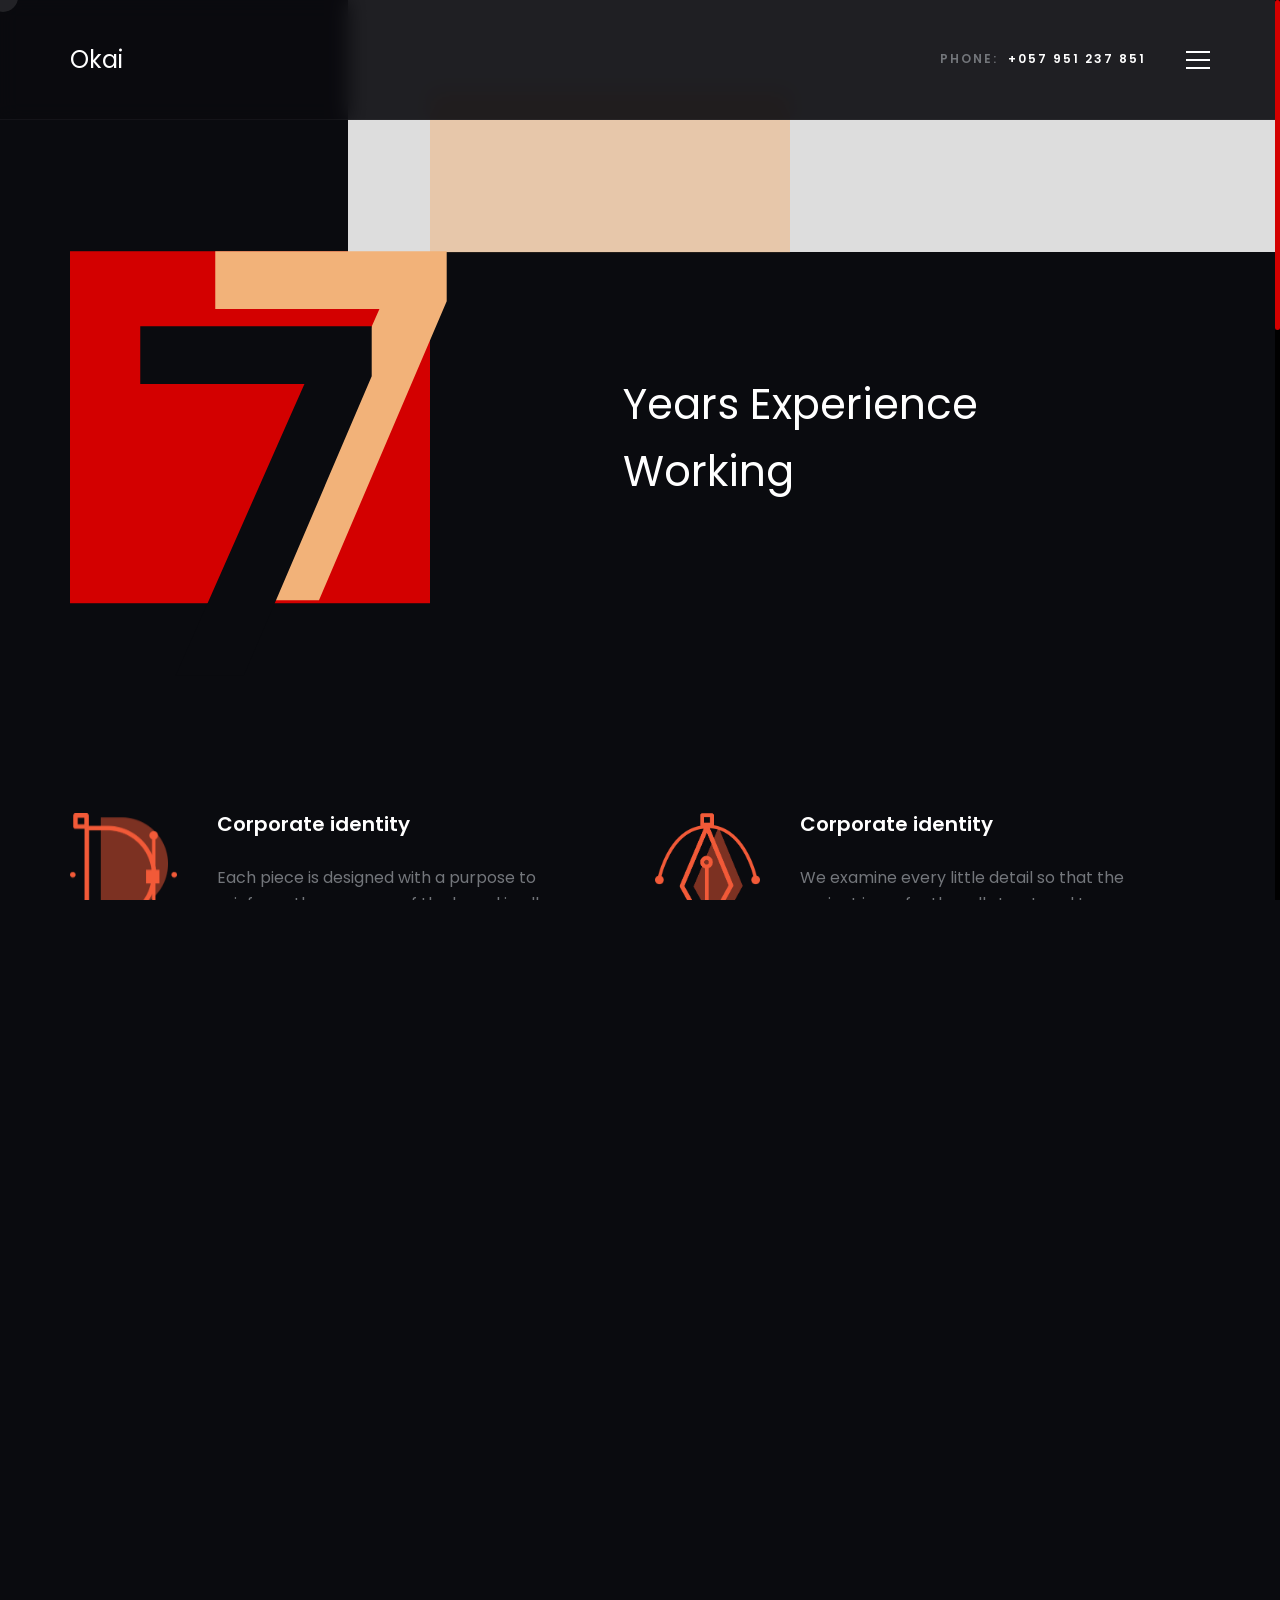
<file: home-10.html>
<!DOCTYPE html>
<html lang="en-US">

<head>

    <meta http-equiv="Content-Type" content="text/html; charset=utf-8">
    <meta http-equiv="X-UA-Compatible" content="IE=edge">
    <meta name="viewport" content="width=device-width, initial-scale=1">
    <meta name="HandheldFriendly" content="true">
    <meta name="author" content="bslthemes" />

    <!-- grid css -->
    <link rel="stylesheet" href="css/plugins/bootstrap-grid.css">
    <!-- font awesome css -->
    <link rel="stylesheet" href="fonts/css/font-awesome.min.css">
    <!-- swiper css -->
    <link rel="stylesheet" href="css/plugins/swiper.min.css">
    <!-- okai css -->
    <link rel="stylesheet" href="css/style.css">
    <!-- page title -->
    <title>Okai - Creative Portfolio & Agency HTML Template</title>

    <!-- Favicon -->
    <link rel="shortcut icon" href="favicon.ico" type="image/x-icon">
    <link rel="icon" href="favicon.ico" type="image/x-icon">

</head>

<body>

    <!-- wrapper -->
    <div id="smooth-wrapper" class="mil-page-wrapper">

        <!-- cursor -->
        <div class="mil-cursor-follower"></div>
        <!-- cursor end -->

        <!-- scroll progress -->
        <div class="mil-progress-track">
            <div class="mil-progress"></div>
        </div>
        <!-- scroll progress end -->

        <!-- top panel -->
        <div class="mil-top-panel">
            <div class="container">
                <div class="row mil-aic">
                    <div class="col-6">
                        <a href="index.html" class="mil-logo mil-c-gone">Okai</a>
                    </div>
                    <div class="col-6 mil-jce mil-aic">
                        <div class="mil-phone mil-group-text mil-fs14"><span class="mil-soft">Phone:</span><span class="mil-light">+057 951 237 851</span></div>
                        <div class="mil-buttons-frame">
                            <div class="mil-menu-btn mil-c-gone">
                                <span></span>
                            </div>
                        </div>
                    </div>
                </div>
            </div>
        </div>
        <!-- top panel end -->

        <!-- menu -->
        <div class="mil-menu-window">
            <div class="container">
                <ul class="mil-main-menu mil-c-gone">
                    <li>
                        <a href="#.">Home</a>
                        <ul>
                            <li>
                                <a href="home-1.html">Type 1</a>
                            </li>
                            <li>
                                <a href="home-2.html">Type 2</a>
                            </li>
                            <li>
                                <a href="home-3.html">Type 3</a>
                            </li>
                            <li>
                                <a href="home-4.html">Type 4</a>
                            </li>
                            <li>
                                <a href="home-5.html">Type 5</a>
                            </li>
                            <li>
                                <a href="home-6.html">Type 6</a>
                            </li>
                            <li>
                                <a href="home-7.html">Type 7</a>
                            </li>
                            <li>
                                <a href="home-8.html">Type 8</a>
                            </li>
                            <li>
                                <a href="home-9.html">Type 9</a>
                            </li>
                            <li>
                                <a href="home-10.html">Type 10</a>
                            </li>
                            <li>
                                <a href="home-11.html">Type 11</a>
                            </li>
                            <li>
                                <a href="home-12.html">Type 12</a>
                            </li>
                            <li>
                                <a href="home-13.html">Type 13</a>
                            </li>
                        </ul>
                    </li>
                    <li>
                        <a href="#.">Portfolio</a>
                        <ul>
                            <li>
                                <a href="portfolio-1.html">Type 1</a>
                            </li>
                            <li>
                                <a href="portfolio-2.html">Type 2</a>
                            </li>
                            <li>
                                <a href="portfolio-3.html">Type 3</a>
                            </li>
                            <li>
                                <a href="portfolio-slider.html">Slider 1</a>
                            </li>
                            <li>
                                <a href="portfolio-slider-2.html">Slider 2</a>
                            </li>
                            <li>
                                <a href="project.html">Project</a>
                            </li>
                        </ul>
                    </li>
                    <li>
                        <a href="#.">Pages</a>
                        <ul>
                            <li>
                                <a href="about.html">About</a>
                            </li>
                            <li>
                                <a href="services.html">Services</a>
                            </li>
                            <li>
                                <a href="pricing.html">Pricing</a>
                            </li>
                            <li>
                                <a href="contact.html">contact</a>
                            </li>
                            <li>
                                <a href="store.html">Store</a>
                            </li>
                            <li>
                                <a href="item.html">Store item</a>
                            </li>
                            <li>
                                <a href="coming-soon.html">Coming soon</a>
                            </li>
                            <li>
                                <a href="404.html">404</a>
                            </li>
                        </ul>
                    </li>
                    <li>
                        <a href="#.">Blog</a>
                        <ul>
                            <li>
                                <a href="blog.html">List</a>
                            </li>
                            <li>
                                <a href="publication.html">Publication</a>
                            </li>
                        </ul>
                    </li>
                </ul>
                <ul class="mil-social mil-center">
                    <li><a href="#." class="mil-c-gone"><i class="fab fa-facebook-f"></i></a></li>
                    <li><a href="#." class="mil-c-gone"><i class="fab fa-behance"></i></a></li>
                    <li><a href="#." class="mil-c-gone"><i class="fab fa-instagram"></i></a></li>
                </ul>
            </div>
        </div>
        <!-- menu end -->

        <!-- content -->
        <div id="smooth-content" class="mil-content">

            <!-- banner -->
            <div class="mil-banner">
                <div class="container">
                    <div class="row mil-aic">
                        <div class="col-12 col-lg-6">
                            <div class="mil-banner-text">
                                <h1 class="mil-fs68 mil-mb60">I love visual design</h1>
                                <div class="mil-buttons-frame">
                                    <a href="portfolio-2.html" class="mil-btn mil-c-gone">See Projects</a>
                                    <a href="services.html" class="mil-btn mil-btn-link mil-c-gone">How we work</a>
                                </div>
                            </div>
                        </div>
                        <div class="col-12 col-lg-6 mil-banner-image-frame">
                            <div class="mil-banner-img mil-out-right">
                                <img src="img/banners/10.jpg" alt="banner" class="mil-scale-img" data-value-1=".75" data-value-2="1.11">
                            </div>
                        </div>
                    </div>
                </div>
            </div>
            <!-- banner end -->
            <!-- experience -->
            <div>
                <div class="container">
                    <div class="row mil-jcb">
                        <div class="col-lg-4 mil-mb90">
                            <div class="mil-exp-box-2 mil-type-3 mil-up">
                                <div class="mil-exp-content mil-up">
                                    <div class="mil-exp-number">7</div>
                                </div>
                            </div>
                        </div>
                        <div class="col-lg-1"></div>
                        <div class="col-lg-5 mil-p-120-0 mil-992-p-0-0">
                            <p class="mil-text mil-fs42 mil-light mil-up">Years Experience Working</p>
                        </div>
                        <div class="col-lg-1"></div>
                    </div>
                </div>
            </div>
            <!-- experience end -->
            <!-- iconboxes -->
            <div class="mil-p-120-60">
                <div class="container">
                    <div class="row">
                        <div class="col-md-6">
                            <div class="mil-iconbox mil-type-2 mil-mb60">
                                <img src="img/icons/10.png" alt="icon" class="mil-mb30 mil-up">
                                <div class="mil-ib-text">
                                    <h4 class="mil-fs20 mil-mb30 mil-up">Corporate identity</h4>
                                    <p class="mil-text mil-fs16 mil-up">Each piece is designed with a purpose to reinforce the message of the brand in all channels for.</p>
                                    <div class="mil-up"><a href="#." class="mil-btn mil-btn-link mil-accent mil-c-gone">See details</a></div>
                                </div>
                            </div>
                        </div>
                        <div class="col-md-6">
                            <div class="mil-iconbox mil-type-2 mil-mb60">
                                <img src="img/icons/11.png" alt="icon" class="mil-mb30 mil-up">
                                <div class="mil-ib-text">
                                    <h4 class="mil-fs20 mil-mb30 mil-up">Corporate identity</h4>
                                    <p class="mil-text mil-fs16 mil-up">We examine every little detail so that the project is perfectly well structured to achieve the.</p>
                                    <div class="mil-up"><a href="#." class="mil-btn mil-btn-link mil-accent mil-c-gone">See details</a></div>
                                </div>
                            </div>
                        </div>
                        <div class="col-md-6">
                            <div class="mil-iconbox mil-type-2 mil-mb60">
                                <img src="img/icons/12.png" alt="icon" class="mil-mb30 mil-up">
                                <div class="mil-ib-text">
                                    <h4 class="mil-fs20 mil-mb30 mil-up">Corporate identity</h4>
                                    <p class="mil-text mil-fs16 mil-up">We present our work counting the purposes and the value that it will bring to the brand in every.</p>
                                    <div class="mil-up"><a href="#." class="mil-btn mil-btn-link mil-accent mil-c-gone">See details</a></div>
                                </div>
                            </div>
                        </div>
                    </div>
                </div>
            </div>
            <!-- iconboxes end -->
            <!-- about -->
            <div class="mil-about mil-p-0-120">
                <div class="container">
                    <div class="row flex-sm-row-reverse mil-jcb mil-aic">
                        <div class="col-lg-5 mil-relative">
                            <div class="mil-about-text">
                                <span class="mil-suptitle mil-accent mil-mb30 mil-up">About us</span>
                                <h2 class="mil-fs42 mil-mb30 mil-up">Hi, my name is Glem A. I am a designer</h2>
                                <p class="mil-text mil-fs16 mil-light mil-mb30 mil-up">My first business card designed 7 years ago gave us the motivation and drive to be today offering a different and personalized service.</p>
                                <div class="mil-up"><a href="#." class="mil-btn mil-btn-border mil-c-gone">Continue</a></div>
                            </div>
                        </div>
                        <div class="col-lg-7 mil-about-image-frame">
                            <div class="mil-about-img mil-out-right mil-up">
                                <img src="img/about/9.jpg" alt="banner" class="mil-scale-img" data-value-1="1" data-value-2="1.25">
                            </div>
                        </div>
                    </div>
                </div>
            </div>
            <!-- about end -->
            <!-- portfolio -->
            <div class="mil-portfolio mil-p-0-90">
                <div class="container">
                    <div class="row mil-mb30">
                        <div class="col-12 mil-mb90">
                            <span class="mil-suptitle mil-accent mil-mb30 mil-up">Our works</span>
                            <h2 class="mil-fs42 mil-up">Take a look <br>at all the projects</h2>
                        </div>
                        <div class="col-md-6">
                            <a href="project.html" class="mil-project-card mil-mb30 mil-up mil-c-view">
                                <div class="mil-cover-frame mil-s mil-shortened">
                                    <div class="mil-hover-frame">
                                        <img src="img/portfolio/8.jpg" alt="project cover" class="mil-scale-img" data-value-1="1" data-value-2="1.25">
                                    </div>
                                    <div class="mil-hover-overlay"></div>
                                </div>
                            </a>
                        </div>
                        <div class="col-md-6">
                            <a href="project.html" class="mil-project-card mil-mb30 mil-up mil-c-view">
                                <div class="mil-cover-frame mil-s">
                                    <div class="mil-hover-frame">
                                        <img src="img/portfolio/24.jpg" alt="project cover" class="mil-scale-img" data-value-1="1" data-value-2="1.25">
                                    </div>
                                    <div class="mil-hover-overlay"></div>
                                </div>
                            </a>
                        </div>
                        <div class="col-md-6">
                            <a href="project.html" class="mil-project-card mil-mb30 mil-up mil-c-view">
                                <div class="mil-cover-frame mil-s">
                                    <div class="mil-hover-frame">
                                        <img src="img/portfolio/15.jpg" alt="project cover" class="mil-scale-img" data-value-1="1" data-value-2="1.25">
                                    </div>
                                    <div class="mil-hover-overlay"></div>
                                </div>
                            </a>
                        </div>
                        <div class="col-md-6">
                            <a href="project.html" class="mil-project-card mil-mb30 mil-up mil-c-view">
                                <div class="mil-cover-frame mil-s mil-shortened">
                                    <div class="mil-hover-frame">
                                        <img src="img/portfolio/26.jpg" alt="project cover" class="mil-scale-img" data-value-1="1" data-value-2="1.25">
                                    </div>
                                    <div class="mil-hover-overlay"></div>
                                </div>
                            </a>
                        </div>
                    </div>
                </div>
            </div>
            <!-- portfolio end -->
            <!-- partners -->
            <div class="mil-p-0-90">
                <div class="container">
                    <div class="row">
                        <div class="col-md-3 mil-mb30">
                            <div class="mil-partner-card mil-up">
                                <img src="img/brands/1.png" alt="brand" class="mil-brand">
                            </div>
                        </div>
                        <div class="col-md-3 mil-mb30">
                            <div class="mil-partner-card mil-up">
                                <img src="img/brands/2.png" alt="brand" class="mil-brand">
                            </div>
                        </div>
                        <div class="col-md-3 mil-mb30">
                            <div class="mil-partner-card mil-up">
                                <img src="img/brands/3.png" alt="brand" class="mil-brand">
                            </div>
                        </div>
                        <div class="col-md-3 mil-mb30">
                            <div class="mil-partner-card mil-up">
                                <img src="img/brands/4.png" alt="brand" class="mil-brand">
                            </div>
                        </div>
                    </div>
                </div>
            </div>
            <!-- partners end -->
            <!-- blog -->
            <div class="mil-p-0-90">
                <div class="container">
                    <div class="row">
                        <div class="col-12 mil-mb90">
                            <span class="mil-suptitle mil-accent mil-mb30 mil-up">Blog</span>
                            <h2 class="mil-fs42 mil-up">Latest news</h2>
                        </div>
                        <div class="col-lg-6">
                            <a href="publication.html" class="mil-blog-card mil-mb30 mil-c-read">
                                <div class="mil-card-cover mil-up">
                                    <div class="mil-hover-frame">
                                        <img src="img/blog/1.jpg" alt="cover" class="mil-scale-img" data-value-1="1" data-value-2="1.25">
                                    </div>
                                    <div class="mil-hover-overlay"></div>
                                </div>
                                <h4 class="mil-text mil-fs26 mil-mb30 mil-up">Tips to personalize the interface of your devices for use in everyday life</h4>
                                <p class="mil-soft mil-up">3 min ago</p>
                            </a>
                        </div>
                        <div class="col-lg-6">
                            <a href="publication.html" class="mil-blog-card mil-mb30 mil-c-read">
                                <div class="mil-card-cover mil-up">
                                    <div class="mil-hover-frame">
                                        <img src="img/blog/2.jpg" alt="cover" class="mil-scale-img" data-value-1="1" data-value-2="1.25">
                                    </div>
                                    <div class="mil-hover-overlay"></div>
                                </div>
                                <h4 class="mil-text mil-fs26 mil-mb30 mil-up">What comes next is the great workflow remotely from wherever</h4>
                                <p class="mil-soft mil-up">3 min ago</p>
                            </a>
                        </div>
                    </div>
                </div>
            </div>
            <!-- blog end -->
            <!-- call to action -->
            <div class="mil-soft-section mil-up mil-p-180-180">
                <div class="container">
                    <h2 class="mil-fs68 mil-light mil-mb30 mil-up">Contact us <a href="contact.html" class="mil-text-link mil-accent mil-c-gone">now</a></h2>
                    <p class="mil-text mil-fs26 mil-light mil-up">Just say Hello via <a href="contact.html" class="mil-text-link mil-light mil-c-gone">online chat</a>!</p>
                </div>
            </div>
            <!-- call to action end -->
            <!-- footer -->
            <footer>
                <div class="container mil-p-120-0">
                    <div class="row mil-jcb">
                        <div class="col-8 col-lg-4 mil-mb90">
                            <a href="index.html" class="mil-logo mil-mb60 mil-up mil-c-gone">Okai</a>
                            <p class="mil-text mil-fs16 mil-mb60 mil-up">At Okai. we care about each client and each person who works with us and makes great projects possible</p>
                            <ul class="mil-social mil-up">
                                <li><a href="#." class="mil-c-gone"><i class="fab fa-facebook-f"></i></a></li>
                                <li><a href="#." class="mil-c-gone"><i class="fab fa-behance"></i></a></li>
                                <li><a href="#." class="mil-c-gone"><i class="fab fa-instagram"></i></a></li>
                            </ul>
                        </div>
                        <div class="col-lg-2 mil-mb90">
                            <h5 class="mil-fs16 mil-mb60 mil-up">Menu</h5>
                            <ul class="mil-footer-menu">
                                <li class="mil-up"><a href="about.html" class="mil-c-gone">About us</a></li>
                                <li class="mil-up"><a href="#." class="mil-c-gone">Our Team</a></li>
                                <li class="mil-up"><a href="#." class="mil-c-gone">Projects</a></li>
                                <li class="mil-up"><a href="#." class="mil-c-gone">Services</a></li>
                            </ul>
                        </div>
                        <div class="col-lg-4 mil-mb90">
                            <h5 class="mil-fs16 mil-mb60 mil-up">Contact Us</h5>
                            <ul class="mil-footer-list">
                                <li class="mil-text mil-up">Phone: +051 - 958 237 851</li>
                                <li class="mil-text mil-up">Email: support@okai.design</li>
                                <li class="mil-text mil-up">Address: 300 St. Mary's L, Suite 8060, Houston,<br> TX 77079, Estados Unidos</li>
                            </ul>
                        </div>
                    </div>
                </div>
                <div class="mil-footer-bottom mil-up">
                    <div class="container">
                        <div class="row">
                            <div class="col-lg-6 mil-mb30">
                                <p class="mil-fs14 mil-soft">© 2021 Okai Agency, designed by TexTheme</p>
                            </div>
                            <div class="col-lg-6 mil-jce mil-992-jcs mil-mb30">
                                <a href="#." class="mil-group-text mil-accent mil-c-gone" id="mil-btt"><i class="fas fa-chevron-up"></i> <span>Back to top</span></a>
                            </div>
                        </div>
                    </div>
                </div>
            </footer>
            <!-- footer end -->

        </div>
        <!-- content -->

    </div>
    <!-- wrapper end -->

    <!-- gsap js -->
    <script src="js/plugins/gsap.min.js"></script>
    <!-- scroll smoother -->
    <script src="js/plugins/ScrollSmoother.min.js"></script>
    <!-- scroll trigger js -->
    <script src="js/plugins/ScrollTrigger.min.js"></script>
    <!-- scroll to js -->
    <script src="js/plugins/ScrollTo.min.js"></script>
    <!-- swiper js -->
    <script src="js/plugins/swiper.min.js"></script>
    <!-- okai js -->
    <script src="js/main.js"></script>

</body>

</html>
</file>
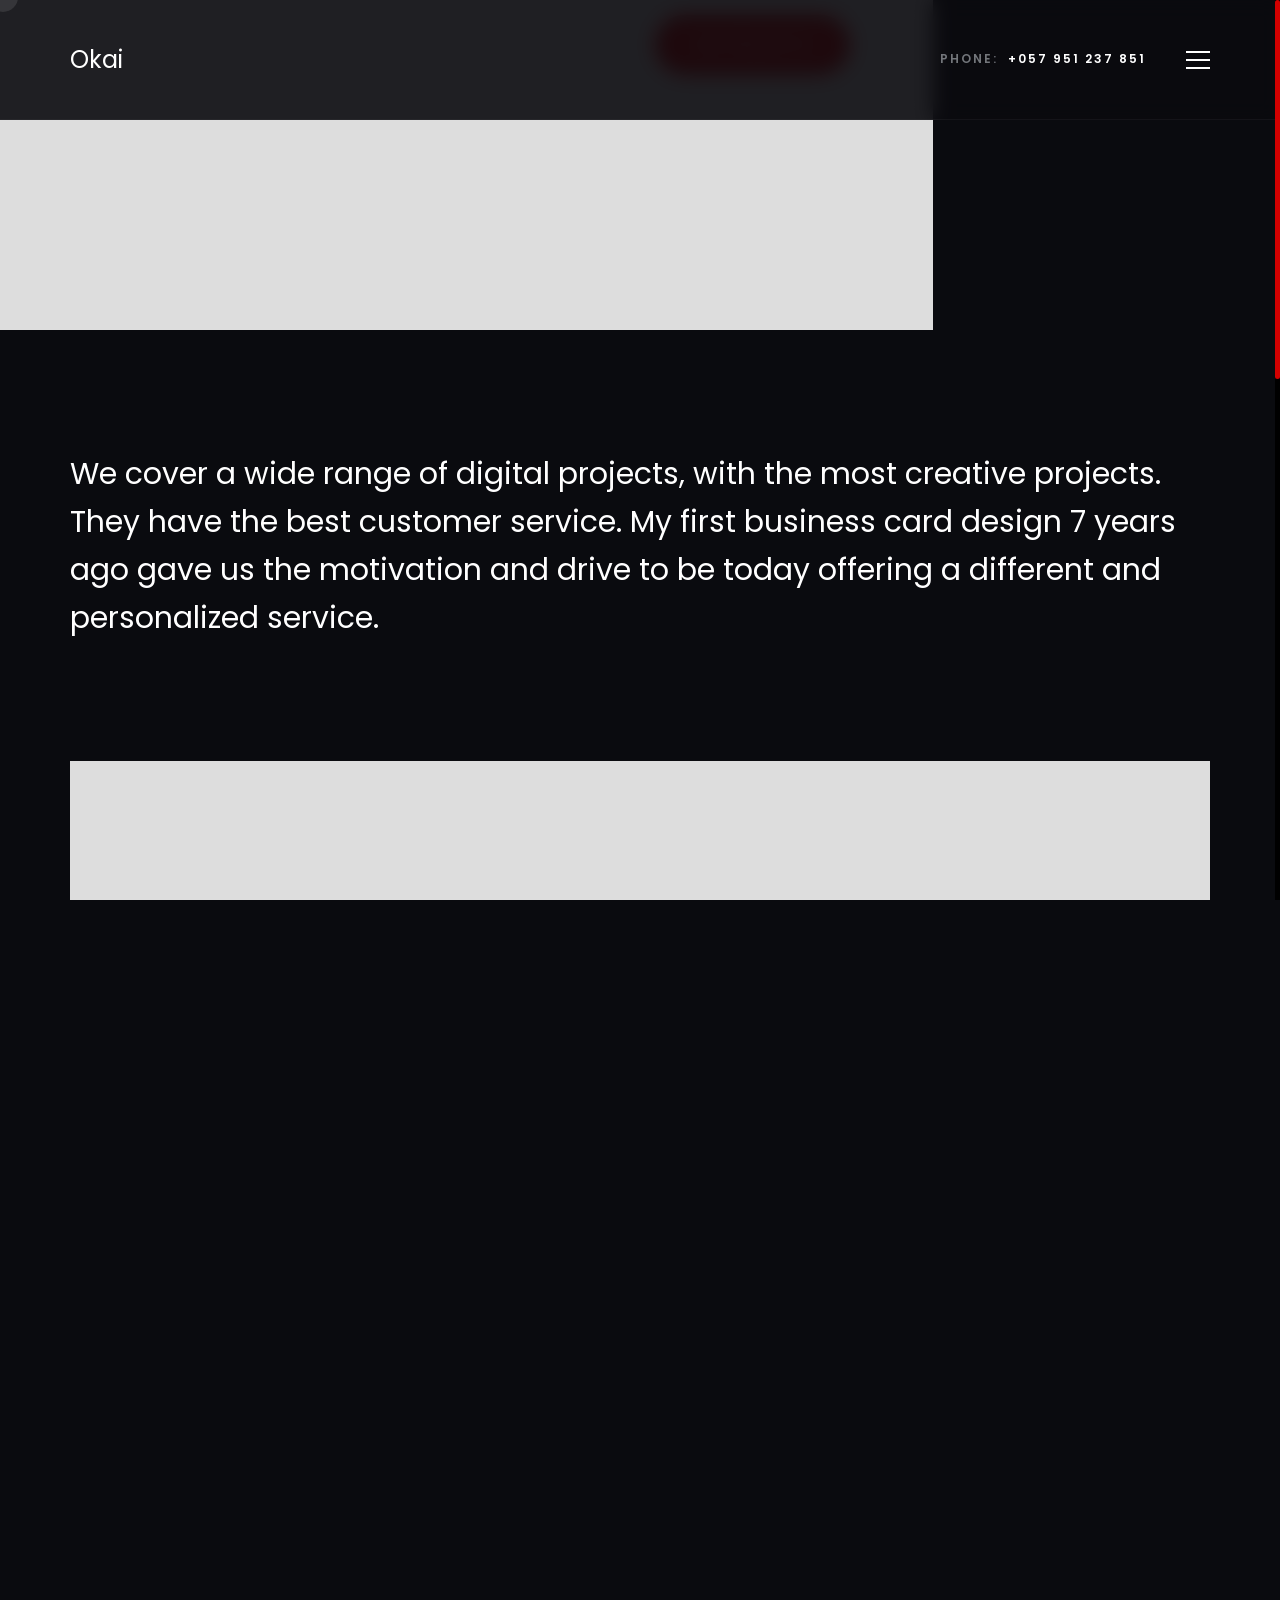
<file: home-11.html>
<!DOCTYPE html>
<html lang="en-US">

<head>

    <meta http-equiv="Content-Type" content="text/html; charset=utf-8">
    <meta http-equiv="X-UA-Compatible" content="IE=edge">
    <meta name="viewport" content="width=device-width, initial-scale=1">
    <meta name="HandheldFriendly" content="true">
    <meta name="author" content="bslthemes" />

    <!-- grid css -->
    <link rel="stylesheet" href="css/plugins/bootstrap-grid.css">
    <!-- font awesome css -->
    <link rel="stylesheet" href="fonts/css/font-awesome.min.css">
    <!-- swiper css -->
    <link rel="stylesheet" href="css/plugins/swiper.min.css">
    <!-- okai css -->
    <link rel="stylesheet" href="css/style.css">
    <!-- page title -->
    <title>Okai - Creative Portfolio & Agency HTML Template</title>

    <!-- Favicon -->
    <link rel="shortcut icon" href="favicon.ico" type="image/x-icon">
    <link rel="icon" href="favicon.ico" type="image/x-icon">

</head>

<body>

    <!-- wrapper -->
    <div id="smooth-wrapper" class="mil-page-wrapper">

        <!-- cursor -->
        <div class="mil-cursor-follower"></div>
        <!-- cursor end -->

        <!-- scroll progress -->
        <div class="mil-progress-track">
            <div class="mil-progress"></div>
        </div>
        <!-- scroll progress end -->

        <!-- top panel -->
        <div class="mil-top-panel">
            <div class="container">
                <div class="row mil-aic">
                    <div class="col-6">
                        <a href="index.html" class="mil-logo mil-c-gone">Okai</a>
                    </div>
                    <div class="col-6 mil-jce mil-aic">
                        <div class="mil-phone mil-group-text mil-fs14"><span class="mil-soft">Phone:</span><span class="mil-light">+057 951 237 851</span></div>
                        <div class="mil-buttons-frame">
                            <div class="mil-menu-btn mil-c-gone">
                                <span></span>
                            </div>
                        </div>
                    </div>
                </div>
            </div>
        </div>
        <!-- top panel end -->

        <!-- menu -->
        <div class="mil-menu-window">
            <div class="container">
                <ul class="mil-main-menu mil-c-gone">
                    <li>
                        <a href="#.">Home</a>
                        <ul>
                            <li>
                                <a href="home-1.html">Type 1</a>
                            </li>
                            <li>
                                <a href="home-2.html">Type 2</a>
                            </li>
                            <li>
                                <a href="home-3.html">Type 3</a>
                            </li>
                            <li>
                                <a href="home-4.html">Type 4</a>
                            </li>
                            <li>
                                <a href="home-5.html">Type 5</a>
                            </li>
                            <li>
                                <a href="home-6.html">Type 6</a>
                            </li>
                            <li>
                                <a href="home-7.html">Type 7</a>
                            </li>
                            <li>
                                <a href="home-8.html">Type 8</a>
                            </li>
                            <li>
                                <a href="home-9.html">Type 9</a>
                            </li>
                            <li>
                                <a href="home-10.html">Type 10</a>
                            </li>
                            <li>
                                <a href="home-11.html">Type 11</a>
                            </li>
                            <li>
                                <a href="home-12.html">Type 12</a>
                            </li>
                            <li>
                                <a href="home-13.html">Type 13</a>
                            </li>
                        </ul>
                    </li>
                    <li>
                        <a href="#.">Portfolio</a>
                        <ul>
                            <li>
                                <a href="portfolio-1.html">Type 1</a>
                            </li>
                            <li>
                                <a href="portfolio-2.html">Type 2</a>
                            </li>
                            <li>
                                <a href="portfolio-3.html">Type 3</a>
                            </li>
                            <li>
                                <a href="portfolio-slider.html">Slider 1</a>
                            </li>
                            <li>
                                <a href="portfolio-slider-2.html">Slider 2</a>
                            </li>
                            <li>
                                <a href="project.html">Project</a>
                            </li>
                        </ul>
                    </li>
                    <li>
                        <a href="#.">Pages</a>
                        <ul>
                            <li>
                                <a href="about.html">About</a>
                            </li>
                            <li>
                                <a href="services.html">Services</a>
                            </li>
                            <li>
                                <a href="pricing.html">Pricing</a>
                            </li>
                            <li>
                                <a href="contact.html">contact</a>
                            </li>
                            <li>
                                <a href="store.html">Store</a>
                            </li>
                            <li>
                                <a href="item.html">Store item</a>
                            </li>
                            <li>
                                <a href="coming-soon.html">Coming soon</a>
                            </li>
                            <li>
                                <a href="404.html">404</a>
                            </li>
                        </ul>
                    </li>
                    <li>
                        <a href="#.">Blog</a>
                        <ul>
                            <li>
                                <a href="blog.html">List</a>
                            </li>
                            <li>
                                <a href="publication.html">Publication</a>
                            </li>
                        </ul>
                    </li>
                </ul>
                <ul class="mil-social mil-center">
                    <li><a href="#." class="mil-c-gone"><i class="fab fa-facebook-f"></i></a></li>
                    <li><a href="#." class="mil-c-gone"><i class="fab fa-behance"></i></a></li>
                    <li><a href="#." class="mil-c-gone"><i class="fab fa-instagram"></i></a></li>
                </ul>
            </div>
        </div>
        <!-- menu end -->

        <!-- content -->
        <div id="smooth-content" class="mil-content">

            <!-- banner -->
            <div class="mil-banner">
                <div class="container">
                    <div class="row flex-sm-row-reverse mil-aic">
                        <div class="col-12 col-lg-6">
                            <div class="mil-banner-text">
                                <h1 class="mil-fs68 mil-mb60">Hi. I am <span class="mil-accent">Rood</span> visual designer</h1>
                                <a href="portfolio-2.html" class="mil-btn mil-c-gone">See Projects</a>
                            </div>
                        </div>
                        <div class="col-12 col-lg-6 mil-banner-image-frame">
                            <div class="mil-banner-img mil-out-left">
                                <img src="img/banners/11.jpg" alt="banner" class="mil-scale-img" data-value-1=".75" data-value-2="1.11">
                            </div>
                        </div>
                    </div>
                </div>
            </div>
            <!-- banner end -->
            <!-- video -->
            <div class="mil-about mil-p-120-0">
                <div class="container">
                    <p class="mil-text mil-light mil-fs30 mil-mb120 mil-up">We cover a wide range of digital projects, with the most creative projects. They have the best customer service. My first business card design 7 years ago gave us the motivation and drive to be today offering a different and personalized service.</p>
                    <div class="mil-video mil-up">
                        <img src="img/about/10.jpg" alt="video cover" class="mil-scale-img" data-value-1="1" data-value-2="1.25">
                        <a href="#." class="mil-c-gone">
                            <svg width="11" height="13" viewBox="0 0 11 13" fill="none" xmlns="http://www.w3.org/2000/svg">
                                <path d="M0 1.00204V11.359C0 12.148 0.871 12.626 1.537 12.203L9.674 7.02504C10.292 6.63204 10.292 5.73104 9.674 5.33804L1.537 0.158044C0.871 -0.265956 0 0.213044 0 1.00204Z" fill="black" />
                            </svg>
                        </a>
                    </div>
                </div>
            </div>
            <!-- video end -->
            <!-- services -->
            <div class="mil-p-120-30">
                <div class="container">
                    <div class="row mil-aic mil-jcb">
                        <div class="col-lg-5">
                            <div class="mil-accordion mil-mb90">
                                <div class="mil-accordion-group mil-up">
                                    <div class="mil-accordion-menu mil-closed mil-c-gone mil-fs20"><span>Corporate identity</span><span class="mil-accordion-icon"></span></div>
                                    <div class="mil-accordion-content">
                                        <p class="mil-text">Each piece is designed with a purpose to reinforce the message of the brand in all channels for the customer.</p>
                                    </div>
                                </div>
                                <div class="mil-accordion-group mil-up">
                                    <div class="mil-accordion-menu mil-closed mil-c-gone mil-fs20"><span>Community manager</span><span class="mil-accordion-icon"></span></div>
                                    <div class="mil-accordion-content">
                                        <p class="mil-text">Each piece is designed with a purpose to reinforce the message of the brand in all channels for the customer.</p>
                                    </div>
                                </div>
                                <div class="mil-accordion-group mil-up">
                                    <div class="mil-accordion-menu mil-closed mil-c-gone mil-fs20"><span>Graphic design</span><span class="mil-accordion-icon"></span></div>
                                    <div class="mil-accordion-content">
                                        <p class="mil-text">Each piece is designed with a purpose to reinforce the message of the brand in all channels for the customer.</p>
                                    </div>
                                </div>
                            </div>
                        </div>
                        <div class="col-lg-6">
                            <div class="mil-just-image mil-s mil-mb90 mil-up">
                                <img src="img/about/11.jpg" alt="image" class="mil-scale-img" data-value-1="1" data-value-2="1.25">
                            </div>
                        </div>
                    </div>
                </div>
            </div>
            <!-- services end -->
            <!-- portfolio -->
            <div class="mil-portfolio mil-p-0-90">
                <div class="container">
                    <div class="row">
                        <div class="col-12 mil-mb60">
                            <span class="mil-suptitle mil-accent mil-mb30 mil-up">Recent works</span>
                            <h2 class="mil-fs42 mil-up">Portfolio</h2>
                        </div>

                        <div class="col-md-6">
                            <div class="row">
                                <div class="col-9">
                                    <p class="mil-text mil-fs16 mil-mb90 mil-up">Take a look at our latest design projects done for our newest clients, we have worked countless hours for total satisfaction.</p>
                                </div>
                            </div>
                            <a href="project.html" class="mil-project-card mil-mb30 mil-up mil-c-view">
                                <div class="mil-cover-frame mil-v">
                                    <div class="mil-hover-frame">
                                        <img src="img/portfolio/33.jpg" alt="project cover" class="mil-scale-img" data-value-1="1" data-value-2="1.25">
                                    </div>
                                    <div class="mil-hover-overlay"></div>
                                </div>
                            </a>
                            <a href="project.html" class="mil-project-card mil-mb30 mil-up mil-c-view">
                                <div class="mil-cover-frame mil-s">
                                    <div class="mil-hover-frame">
                                        <img src="img/portfolio/34.jpg" alt="project cover" class="mil-scale-img" data-value-1="1" data-value-2="1.25">
                                    </div>
                                    <div class="mil-hover-overlay"></div>
                                </div>
                            </a>
                        </div>
                        <div class="col-md-6">
                            <a href="project.html" class="mil-project-card mil-mb30 mil-up mil-c-view">
                                <div class="mil-cover-frame mil-h">
                                    <div class="mil-hover-frame">
                                        <img src="img/portfolio/35.jpg" alt="project cover" class="mil-scale-img" data-value-1="1" data-value-2="1.25">
                                    </div>
                                    <div class="mil-hover-overlay"></div>
                                </div>
                            </a>
                            <a href="project.html" class="mil-project-card mil-mb30 mil-up mil-c-view">
                                <div class="mil-cover-frame mil-v">
                                    <div class="mil-hover-frame">
                                        <img src="img/portfolio/36.jpg" alt="project cover" class="mil-scale-img" data-value-1="1" data-value-2="1.25">
                                    </div>
                                    <div class="mil-hover-overlay"></div>
                                </div>
                            </a>
                            <div class="mil-project-btn-frame mil-up">
                                <a href="project.html" class="mil-btn mil-btn-border mil-c-gone">Continue</a>
                            </div>
                        </div>
                    </div>
                </div>
            </div>
            <!-- portfolio end -->
            <!-- partners -->
            <div class="mil-p-0-90">
                <div class="container">
                    <div class="row">
                        <div class="col-md-3 mil-mb30 mil-up">
                            <div class="mil-partner-card">
                                <img src="img/brands/1.png" alt="brand" class="mil-brand">
                            </div>
                        </div>
                        <div class="col-md-3 mil-mb30 mil-up">
                            <div class="mil-partner-card">
                                <img src="img/brands/2.png" alt="brand" class="mil-brand">
                            </div>
                        </div>
                        <div class="col-md-3 mil-mb30 mil-up">
                            <div class="mil-partner-card">
                                <img src="img/brands/3.png" alt="brand" class="mil-brand">
                            </div>
                        </div>
                        <div class="col-md-3 mil-mb30 mil-up">
                            <div class="mil-partner-card">
                                <img src="img/brands/4.png" alt="brand" class="mil-brand">
                            </div>
                        </div>
                    </div>
                </div>
            </div>
            <!-- partners end -->
            <!-- contact -->
            <div class="mil-p-120-120 mil-soft-section">
                <div class="container">
                    <div class="row mil-jcc">
                        <div class="col-md-8 mil-tac">
                            <span class="mil-suptitle mil-accent mil-mb30 mil-up">Contact</span>
                            <h2 class="mil-fs42 mil-up mil-mb90">Leave me a Message</h2>
                            <form class="mil-form">
                                <div class="row">
                                    <div class="col-6 mil-mb30">
                                        <input type="text" placeholder="Name" class="mil-up">
                                    </div>
                                    <div class="col-6 mil-mb30">
                                        <input type="email" placeholder="Email" class="mil-up">
                                    </div>
                                    <div class="col-12">
                                        <textarea placeholder="Your message" class="mil-mb30 mil-up"></textarea>
                                        <div class="mil-up"><button class="mil-btn mil-c-gone">Send Message</button></div>
                                    </div>
                                </div>
                            </form>
                        </div>
                    </div>
                </div>
            </div>
            <!-- contact end -->
            <!-- footer -->
            <footer>
                <div class="container mil-p-120-0">
                    <div class="row mil-jcb">
                        <div class="col-8 col-lg-4 mil-mb90">
                            <a href="index.html" class="mil-logo mil-mb60 mil-up mil-c-gone">Okai</a>
                            <p class="mil-text mil-fs16 mil-mb60 mil-up">At Okai. we care about each client and each person who works with us and makes great projects possible</p>
                            <ul class="mil-social mil-up">
                                <li><a href="#." class="mil-c-gone"><i class="fab fa-facebook-f"></i></a></li>
                                <li><a href="#." class="mil-c-gone"><i class="fab fa-behance"></i></a></li>
                                <li><a href="#." class="mil-c-gone"><i class="fab fa-instagram"></i></a></li>
                            </ul>
                        </div>
                        <div class="col-lg-2 mil-mb90">
                            <h5 class="mil-fs16 mil-mb60 mil-up">Menu</h5>
                            <ul class="mil-footer-menu">
                                <li class="mil-up"><a href="about.html" class="mil-c-gone">About us</a></li>
                                <li class="mil-up"><a href="#." class="mil-c-gone">Our Team</a></li>
                                <li class="mil-up"><a href="#." class="mil-c-gone">Projects</a></li>
                                <li class="mil-up"><a href="#." class="mil-c-gone">Services</a></li>
                            </ul>
                        </div>
                        <div class="col-lg-4 mil-mb90">
                            <h5 class="mil-fs16 mil-mb60 mil-up">Contact Us</h5>
                            <ul class="mil-footer-list">
                                <li class="mil-text mil-up">Phone: +051 - 958 237 851</li>
                                <li class="mil-text mil-up">Email: support@okai.design</li>
                                <li class="mil-text mil-up">Address: 300 St. Mary's L, Suite 8060, Houston,<br> TX 77079, Estados Unidos</li>
                            </ul>
                        </div>
                    </div>
                </div>
                <div class="mil-footer-bottom mil-up">
                    <div class="container">
                        <div class="row">
                            <div class="col-lg-6 mil-mb30">
                                <p class="mil-fs14 mil-soft">© 2021 Okai Agency, designed by TexTheme</p>
                            </div>
                            <div class="col-lg-6 mil-jce mil-992-jcs mil-mb30">
                                <a href="#." class="mil-group-text mil-accent mil-c-gone" id="mil-btt"><i class="fas fa-chevron-up"></i> <span>Back to top</span></a>
                            </div>
                        </div>
                    </div>
                </div>
            </footer>
            <!-- footer end -->

        </div>
        <!-- content -->

    </div>
    <!-- wrapper end -->

    <!-- gsap js -->
    <script src="js/plugins/gsap.min.js"></script>
    <!-- scroll smoother -->
    <script src="js/plugins/ScrollSmoother.min.js"></script>
    <!-- scroll trigger js -->
    <script src="js/plugins/ScrollTrigger.min.js"></script>
    <!-- scroll to js -->
    <script src="js/plugins/ScrollTo.min.js"></script>
    <!-- swiper js -->
    <script src="js/plugins/swiper.min.js"></script>
    <!-- okai js -->
    <script src="js/main.js"></script>

</body>

</html>
</file>
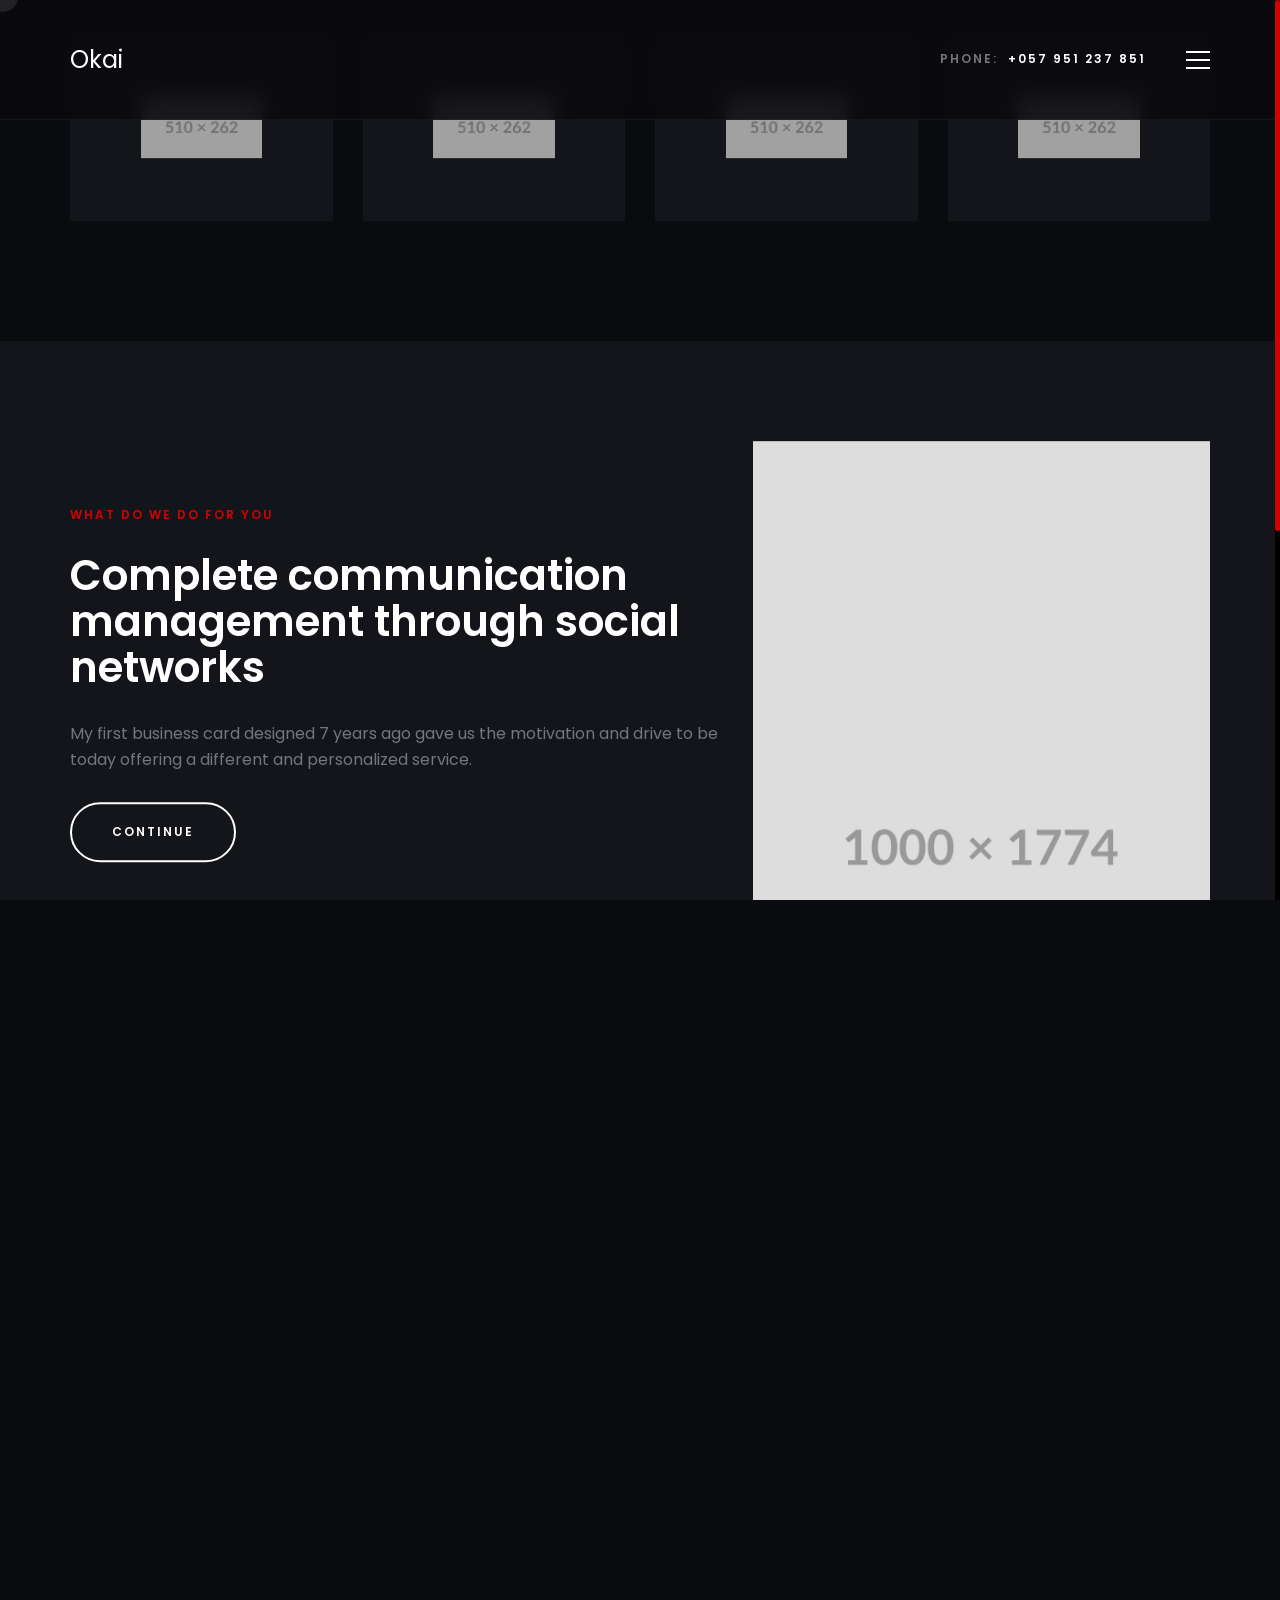
<file: home-12.html>
<!DOCTYPE html>
<html lang="en-US">

<head>

    <meta http-equiv="Content-Type" content="text/html; charset=utf-8">
    <meta http-equiv="X-UA-Compatible" content="IE=edge">
    <meta name="viewport" content="width=device-width, initial-scale=1">
    <meta name="HandheldFriendly" content="true">
    <meta name="author" content="bslthemes" />

    <!-- grid css -->
    <link rel="stylesheet" href="css/plugins/bootstrap-grid.css">
    <!-- font awesome css -->
    <link rel="stylesheet" href="fonts/css/font-awesome.min.css">
    <!-- swiper css -->
    <link rel="stylesheet" href="css/plugins/swiper.min.css">
    <!-- okai css -->
    <link rel="stylesheet" href="css/style.css">
    <!-- page title -->
    <title>Okai - Creative Portfolio & Agency HTML Template</title>

    <!-- Favicon -->
    <link rel="shortcut icon" href="favicon.ico" type="image/x-icon">
    <link rel="icon" href="favicon.ico" type="image/x-icon">

</head>

<body>

    <!-- wrapper -->
    <div id="smooth-wrapper" class="mil-page-wrapper">

        <!-- cursor -->
        <div class="mil-cursor-follower"></div>
        <!-- cursor end -->

        <!-- scroll progress -->
        <div class="mil-progress-track">
            <div class="mil-progress"></div>
        </div>
        <!-- scroll progress end -->

        <!-- top panel -->
        <div class="mil-top-panel">
            <div class="container">
                <div class="row mil-aic">
                    <div class="col-6">
                        <a href="index.html" class="mil-logo mil-c-gone">Okai</a>
                    </div>
                    <div class="col-6 mil-jce mil-aic">
                        <div class="mil-phone mil-group-text mil-fs14"><span class="mil-soft">Phone:</span><span class="mil-light">+057 951 237 851</span></div>
                        <div class="mil-buttons-frame">
                            <div class="mil-menu-btn mil-c-gone">
                                <span></span>
                            </div>
                        </div>
                    </div>
                </div>
            </div>
        </div>
        <!-- top panel end -->

        <!-- menu -->
        <div class="mil-menu-window">
            <div class="container">
                <ul class="mil-main-menu mil-c-gone">
                    <li>
                        <a href="#.">Home</a>
                        <ul>
                            <li>
                                <a href="home-1.html">Type 1</a>
                            </li>
                            <li>
                                <a href="home-2.html">Type 2</a>
                            </li>
                            <li>
                                <a href="home-3.html">Type 3</a>
                            </li>
                            <li>
                                <a href="home-4.html">Type 4</a>
                            </li>
                            <li>
                                <a href="home-5.html">Type 5</a>
                            </li>
                            <li>
                                <a href="home-6.html">Type 6</a>
                            </li>
                            <li>
                                <a href="home-7.html">Type 7</a>
                            </li>
                            <li>
                                <a href="home-8.html">Type 8</a>
                            </li>
                            <li>
                                <a href="home-9.html">Type 9</a>
                            </li>
                            <li>
                                <a href="home-10.html">Type 10</a>
                            </li>
                            <li>
                                <a href="home-11.html">Type 11</a>
                            </li>
                            <li>
                                <a href="home-12.html">Type 12</a>
                            </li>
                            <li>
                                <a href="home-13.html">Type 13</a>
                            </li>
                        </ul>
                    </li>
                    <li>
                        <a href="#.">Portfolio</a>
                        <ul>
                            <li>
                                <a href="portfolio-1.html">Type 1</a>
                            </li>
                            <li>
                                <a href="portfolio-2.html">Type 2</a>
                            </li>
                            <li>
                                <a href="portfolio-3.html">Type 3</a>
                            </li>
                            <li>
                                <a href="portfolio-slider.html">Slider 1</a>
                            </li>
                            <li>
                                <a href="portfolio-slider-2.html">Slider 2</a>
                            </li>
                            <li>
                                <a href="project.html">Project</a>
                            </li>
                        </ul>
                    </li>
                    <li>
                        <a href="#.">Pages</a>
                        <ul>
                            <li>
                                <a href="about.html">About</a>
                            </li>
                            <li>
                                <a href="services.html">Services</a>
                            </li>
                            <li>
                                <a href="pricing.html">Pricing</a>
                            </li>
                            <li>
                                <a href="contact.html">contact</a>
                            </li>
                            <li>
                                <a href="store.html">Store</a>
                            </li>
                            <li>
                                <a href="item.html">Store item</a>
                            </li>
                            <li>
                                <a href="coming-soon.html">Coming soon</a>
                            </li>
                            <li>
                                <a href="404.html">404</a>
                            </li>
                        </ul>
                    </li>
                    <li>
                        <a href="#.">Blog</a>
                        <ul>
                            <li>
                                <a href="blog.html">List</a>
                            </li>
                            <li>
                                <a href="publication.html">Publication</a>
                            </li>
                        </ul>
                    </li>
                </ul>
                <ul class="mil-social mil-center">
                    <li><a href="#." class="mil-c-gone"><i class="fab fa-facebook-f"></i></a></li>
                    <li><a href="#." class="mil-c-gone"><i class="fab fa-behance"></i></a></li>
                    <li><a href="#." class="mil-c-gone"><i class="fab fa-instagram"></i></a></li>
                </ul>
            </div>
        </div>
        <!-- menu end -->

        <!-- content -->
        <div id="smooth-content" class="mil-content">

            <!-- banner -->
            <div class="mil-banner">
                <div class="container">
                    <div class="row flex-sm-row-reverse mil-aic">
                        <div class="col-12 col-lg-6">
                            <div class="mil-banner-text">
                                <h1 class="mil-fs68">Hi. I'm <span class="mil-accent">Judy</span> community manager</h1>
                            </div>
                        </div>
                        <div class="col-12 col-lg-6 mil-banner-image-frame">
                            <div class="mil-banner-img mil-out-left">
                                <img src="img/banners/12.jpg" alt="banner" class="mil-scale-img" data-value-1=".75" data-value-2="1.11">
                            </div>
                        </div>
                    </div>
                </div>
            </div>
            <!-- banner end -->
            <!-- partners -->
            <div class="mil-p-120-90">
                <div class="container">
                    <div class="row">
                        <div class="col-12 mil-tac mil-mb90">
                            <p class="mil-text mil-fs30 mil-light mil-up">Join the <b>14 companies</b> from which I <b>manage all your communication</b>.</p>
                        </div>
                        <div class="col-md-3 mil-mb30">
                            <div class="mil-partner-card mil-up">
                                <img src="img/brands/1.png" alt="brand" class="mil-brand">
                            </div>
                        </div>
                        <div class="col-md-3 mil-mb30">
                            <div class="mil-partner-card mil-up">
                                <img src="img/brands/2.png" alt="brand" class="mil-brand">
                            </div>
                        </div>
                        <div class="col-md-3 mil-mb30">
                            <div class="mil-partner-card mil-up">
                                <img src="img/brands/3.png" alt="brand" class="mil-brand">
                            </div>
                        </div>
                        <div class="col-md-3 mil-mb30">
                            <div class="mil-partner-card mil-up">
                                <img src="img/brands/4.png" alt="brand" class="mil-brand">
                            </div>
                        </div>
                    </div>
                </div>
            </div>
            <!-- partners end -->
            <!-- about -->
            <div class="">
                <div class="container">
                    <div class="mil-content-box mil-out-section mil-soft-section mil-up">
                        <div class="row mil-aic">
                            <div class="col-md-12 col-lg-7 mil-relative">
                                <div class="mil-cb-text mil-p-120-120">
                                    <span class="mil-suptitle mil-accent mil-mb30 mil-up">what do we do for you</span>
                                    <h2 class="mil-fs42 mil-mb30 mil-up">Complete communication management through social networks</h2>
                                    <p class="mil-text mil-mb30 mil-up">My first business card designed 7 years ago gave us the motivation and drive to be today offering a different and personalized service.</p>
                                    <div class="mil-up"><a href="#." class="mil-btn mil-btn-border mil-c-gone">Continue</a></div>
                                </div>
                            </div>
                            <div class="col-md-12 col-lg-5">
                                <div class="mil-cb-image mil-up">
                                    <img src="img/about/12.png" alt="aplication" class="mil-image-1">
                                </div>
                            </div>
                        </div>
                    </div>
                </div>
            </div>
            <!-- about end -->
            <!-- experience -->
            <div class="mil-p-120-90">
                <div class="container">
                    <div class="row mil-aic mil-jcb">
                        <div class="col-lg-5">
                            <p class="mil-text mil-fs18 mil-tar mil-768-tal mil-mb30 mil-up">Since we started, our greatest motivation was and is and will continue to be the satisfaction of our customers. Our creations are constantly studying new solutions for you.</p>
                        </div>
                        <div class="col-lg-6">
                            <div class="row">
                                <div class="col-lg-6 mil-mb30">
                                    <div class="mil-text mil-light mil-fs68 mil-up">1800<span class="mil-accent">+</span></div>
                                    <h4 class="mil-fs22 mil-soft mil-up">Interactions per day</h4>
                                </div>
                                <div class="col-lg-6 mil-mb30">
                                    <div class="mil-text mil-light mil-fs68 mil-up">530<span class="mil-accent">+</span></div>
                                    <h4 class="mil-fs22 mil-soft mil-up">Comments per day</h4>
                                </div>
                            </div>
                        </div>
                    </div>
                </div>
            </div>
            <!-- experience end -->
            <!-- skills -->
            <div class="">
                <div class="container">
                    <div class="mil-content-box mil-out-section mil-soft-section mil-up mil-p-120-30">
                        <div class="row mil-aic mil-jcb">
                            <div class="col-lg-5 mil-relative mil-mb90">
                                <div class="mil-cb-text">
                                    <span class="mil-suptitle mil-accent mil-mb30 mil-up">My specializations</span>
                                    <h2 class="mil-fs42 mil-mb30 mil-up">Some tools I use <br>every day</h2>
                                    <p class="mil-text mil-up">Each project is carefully done with these digital tools, which help us show a finished project thinking of every possible detail.</p>
                                </div>
                            </div>
                            <div class="col-lg-6 mil-mb90">
                                <div class="mil-counter-item mil-mb90">
                                    <h5 class="mil-fs20 mil-mb30 mil-up">HTML & CSS</h5>
                                    <div class="mil-prog-track mil-mb30 mil-add-class mil-up">
                                        <div class="mil-prog" data-number="90"></div>
                                    </div>
                                    <div class="mil-counter-text mil-up">
                                        <div class="mil-counter-number mil-light"><span class="mil-counter" data-number="90">00</span><span class="mil-percent">%</span></div>
                                        <div class="mil-text mil-fs16">We are redesigning the website clearing websites and we are already in the final phase</div>
                                    </div>
                                </div>
                                <div class="mil-counter-item">
                                    <h5 class="mil-fs20 mil-mb30 mil-up">Figma</h5>
                                    <div class="mil-prog-track mil-mb30 mil-add-class mil-up">
                                        <div class="mil-prog" data-number="88"></div>
                                    </div>
                                    <div class="mil-counter-text mil-up">
                                        <div class="mil-counter-number mil-light"><span class="mil-counter" data-number="88">00</span><span class="mil-percent">%</span></div>
                                        <div class="mil-text mil-fs16">more than 200 websites built with the highest quality standards and advanced features.</div>
                                    </div>
                                </div>
                            </div>
                        </div>
                    </div>
                </div>
            </div>
            <!-- skills end -->
            <!-- prices-->
            <div class="mil-blog-list mil-p-120-90">
                <div class="container">
                    <div class="mil-jcc">
                        <div class="mil-switcher mil-mb90 mil-up">
                            <span class="mil-active" id="month">Monthly</span>
                            <span class="" id="year">Yearly</span>
                        </div>
                    </div>
                    <div class="row">
                        <div class="col-md-4 col-sm-6">
                            <div class="mil-price-card mil-up mil-mb30">
                                <h4 class="mil-fs20 mil-mb60 mil-up">Basic</h4>
                                <div class="mil-light mil-mb60 mil-accent mil-up">$ <span class="mil-pricing-table-price mil-fs68" data-year-price="299" data-month-price="29">29</span><span class="mil-sup-text"> / mo</span></div>
                                <ul class="mil-price-list mil-mb60">
                                    <li class="mil-up">1 Home Page designed</li>
                                    <li class="mil-up">3 Inside pages</li>
                                    <li class="mil-up">Does not integrate e-commerce</li>
                                    <li class="mil-up">Access to support</li>
                                </ul>
                                <div class="mil-up"><a href="#." class="mil-btn mil-btn-border mil-c-gone">Continue</a></div>
                            </div>
                        </div>
                        <div class="col-md-4 col-sm-6">
                            <div class="mil-price-card mil-featured mil-up mil-mb30">
                                <h4 class="mil-fs20 mil-mb60 mil-up">Medium</h4>
                                <div class="mil-light mil-mb60 mil-accent mil-up">$ <span class="mil-pricing-table-price mil-fs68" data-year-price="499" data-month-price="49">49</span><span class="mil-sup-text"> / mo</span></div>
                                <ul class="mil-price-list mil-mb60">
                                    <li class="mil-up">2 Page designed</li>
                                    <li class="mil-up">6 Inside pages</li>
                                    <li class="mil-up">integrated with e-commerce</li>
                                    <li class="mil-up">Access to support</li>
                                </ul>
                                <div class="mil-up"><a href="#." class="mil-btn mil-c-gone">Continue</a></div>
                            </div>
                        </div>
                        <div class="col-md-4 col-sm-6">
                            <div class="mil-price-card mil-up mil-mb30">
                                <h4 class="mil-fs20 mil-mb60 mil-up">Business</h4>
                                <div class="mil-light mil-mb60 mil-accent mil-up">$ <span class="mil-pricing-table-price mil-fs68" data-year-price="999" data-month-price="99">99</span><span class="mil-sup-text"> / mo</span></div>
                                <ul class="mil-price-list mil-mb60">
                                    <li class="mil-up">3 Landing Pages</li>
                                    <li class="mil-up">15 Inside pages</li>
                                    <li class="mil-up">integrated with e-commerce</li>
                                    <li class="mil-up">Access to support</li>
                                </ul>
                                <div class="mil-up"><a href="#." class="mil-btn mil-btn-border mil-c-gone">Continue</a></div>
                            </div>
                        </div>
                    </div>
                </div>
            </div>
            <!-- prices end -->
            <!-- call to action -->
            <div class="">
                <div class="container">
                    <div class="mil-content-box mil-out-section mil-soft-section mil-up">
                        <div class="row mil-aic mil-jcb">
                            <div class="col-md-12 col-lg-6 mil-relative">
                                <div class="mil-cb-text mil-p-120-120">
                                    <span class="mil-suptitle mil-accent mil-mb30 mil-up">Subscribe</span>
                                    <h2 class="mil-fs42 mil-mb30 mil-up">Sign up to our Newsletter</h2>
                                    <p class="mil-text mil-mb60 mil-up">Subscribe to our newsletter to download a daily report of the content and conversion results of our work as a community manager</p>
                                    <form class="mil-form mil-subscribe mil-up">
                                        <input placeholder="Enter your email">
                                        <button class="mil-btn mil-c-gone">Subscribe</button>
                                    </form>
                                </div>
                            </div>
                            <div class="col-md-12 col-lg-5">
                                <div class="mil-cb-image mil-up">
                                    <img src="img/about/4.png" alt="aplication" class="mil-image-2">
                                </div>
                            </div>
                        </div>
                    </div>
                </div>
            </div>
            <!-- call to action end -->
            <!-- reviews -->
            <div class="mil-p-120-120">
                <div class="container">
                    <div class="row mil-jcc">
                        <div class="col-lg-8">
                            <div class="swiper-container mil-reviews-slider mil-c-swipe">
                                <div class="swiper-wrapper">
                                    <div class="swiper-slide">
                                        <div class="mil-review" data-swiper-parallax="20%" data-swiper-parallax-scale="0.5" data-swiper-parallax-opacity="0">
                                            <div class="mil-user mil-mb60 mil-up">
                                                <img src="img/faces/1.jpg" alt="user">
                                            </div>
                                            <p class="mil-text mil-fs30 mil-light mil-tac mil-mb60  mil-up">They have the best customer service. The project is also incredibly flexible and easy to use and explore. Glad to have met this team!</p>
                                            <h6 class="mil-fs18 mil-mb15  mil-up">Lucas Wolfer</h6>
                                            <div class="mil-up">SEO ocean</div>
                                        </div>
                                    </div>
                                    <div class="swiper-slide">
                                        <div class="mil-review" data-swiper-parallax="20%" data-swiper-parallax-scale="0.5" data-swiper-parallax-opacity="0">
                                            <div class="mil-user mil-mb60 mil-up">
                                                <img src="img/faces/2.jpg" alt="user">
                                            </div>
                                            <p class="mil-text mil-fs30 mil-light mil-tac mil-mb60  mil-up">They have the best customer service. The project is also incredibly flexible and easy to use and explore. Glad to have met this team!</p>
                                            <h6 class="mil-fs18 mil-mb15  mil-up">Lucas Wolfer</h6>
                                            <div class="mil-up">SEO ocean</div>
                                        </div>
                                    </div>
                                    <div class="swiper-slide">
                                        <div class="mil-review" data-swiper-parallax="20%" data-swiper-parallax-scale="0.5" data-swiper-parallax-opacity="0">
                                            <div class="mil-user mil-mb60 mil-up">
                                                <img src="img/faces/3.jpg" alt="user">
                                            </div>
                                            <p class="mil-text mil-fs30 mil-light mil-tac mil-mb60  mil-up">They have the best customer service. The project is also incredibly flexible and easy to use and explore. The user interface is intuitive and user-friendly. I am glad to have met this amazing team!</p>
                                            <h6 class="mil-fs18 mil-mb15  mil-up">Lucas Wolfer</h6>
                                            <div class="mil-up">SEO ocean</div>
                                        </div>
                                    </div>
                                </div>
                            </div>
                        </div>
                        <div class="col-10 col-md-5 mil-relative">
                            <div class="mil-reviews-nav mil-up">
                                <div class="mil-slider-btn mil-prev mil-c-gone">
                                    <svg width="28" height="15" viewBox="0 0 28 15" fill="none" xmlns="http://www.w3.org/2000/svg">
                                        <path d="M1.25 8.74984H23.2325L19.1162 12.8661C18.6281 13.3542 18.6281 14.1455 19.1162 14.6336C19.3606 14.878 19.68 14.9998 20 14.9998C20.32 14.9998 20.6394 14.878 20.8838 14.6336L27.1338 8.38359C27.3681 8.14984 27.5 7.83172 27.5 7.49984C27.5 7.16797 27.3681 6.85047 27.1338 6.61609L20.8838 0.366094C20.3956 -0.122031 19.6044 -0.122031 19.1162 0.366094C18.6281 0.854219 18.6281 1.64547 19.1162 2.13359L23.2325 6.24984H1.25C0.56 6.24984 0 6.80984 0 7.49984C0 8.18984 0.56 8.74984 1.25 8.74984Z" fill="black" />
                                    </svg>

                                </div>
                                <div class="mil-slider-btn mil-next mil-c-gone">
                                    <svg width="28" height="15" viewBox="0 0 28 15" fill="none" xmlns="http://www.w3.org/2000/svg">
                                        <path d="M1.25 8.74984H23.2325L19.1162 12.8661C18.6281 13.3542 18.6281 14.1455 19.1162 14.6336C19.3606 14.878 19.68 14.9998 20 14.9998C20.32 14.9998 20.6394 14.878 20.8838 14.6336L27.1338 8.38359C27.3681 8.14984 27.5 7.83172 27.5 7.49984C27.5 7.16797 27.3681 6.85047 27.1338 6.61609L20.8838 0.366094C20.3956 -0.122031 19.6044 -0.122031 19.1162 0.366094C18.6281 0.854219 18.6281 1.64547 19.1162 2.13359L23.2325 6.24984H1.25C0.56 6.24984 0 6.80984 0 7.49984C0 8.18984 0.56 8.74984 1.25 8.74984Z" fill="black" />
                                    </svg>
                                </div>
                            </div>
                        </div>
                    </div>
                </div>
            </div>
            <!-- reviews end -->
            <!-- blog -->
            <div class="mil-p-0-90">
                <div class="container">
                    <div class="row">
                        <div class="col-12 mil-mb90">
                            <span class="mil-suptitle mil-accent mil-mb30 mil-up">Blog</span>
                            <h2 class="mil-fs42 mil-up">Latest news</h2>
                        </div>
                        <div class="col-lg-6">
                            <a href="publication.html" class="mil-blog-card mil-mb30 mil-c-read">
                                <div class="mil-card-cover mil-up">
                                    <div class="mil-hover-frame">
                                        <img src="img/blog/1.jpg" alt="cover" class="mil-scale-img" data-value-1="1" data-value-2="1.25">
                                    </div>
                                    <div class="mil-hover-overlay"></div>
                                </div>
                                <h4 class="mil-text mil-fs26 mil-mb30 mil-up">Tips to personalize the interface of your devices for use in everyday life</h4>
                                <p class="mil-soft mil-up">3 min ago</p>
                            </a>
                        </div>
                        <div class="col-lg-6">
                            <a href="publication.html" class="mil-blog-card mil-mb30 mil-c-read">
                                <div class="mil-card-cover mil-up">
                                    <div class="mil-hover-frame">
                                        <img src="img/blog/2.jpg" alt="cover" class="mil-scale-img" data-value-1="1" data-value-2="1.25">
                                    </div>
                                    <div class="mil-hover-overlay"></div>
                                </div>
                                <h4 class="mil-text mil-fs26 mil-mb30 mil-up">What comes next is the great workflow remotely from wherever</h4>
                                <p class="mil-soft mil-up">3 min ago</p>
                            </a>
                        </div>
                    </div>
                </div>
            </div>
            <!-- blog end -->
            <!-- call to action -->
            <div class="mil-accent-section mil-up mil-p-180-180">
                <div class="container">
                    <h2 class="mil-fs68 mil-light mil-mb30 mil-up">Contact us <a href="contact.html" class="mil-text-link mil-dark mil-c-gone">now</a></h2>
                    <p class="mil-text mil-fs26 mil-light mil-up">Just say Hello via <a href="contact.html" class="mil-text-link mil-light mil-c-gone">online chat</a>!</p>
                </div>
            </div>
            <!-- call to action end -->
            <!-- footer -->
            <footer>
                <div class="container mil-p-120-0">
                    <div class="row mil-jcb">
                        <div class="col-8 col-lg-4 mil-mb90">
                            <a href="index.html" class="mil-logo mil-mb60 mil-up mil-c-gone">Okai</a>
                            <p class="mil-text mil-fs16 mil-mb60 mil-up">At Okai. we care about each client and each person who works with us and makes great projects possible</p>
                            <ul class="mil-social mil-up">
                                <li><a href="#." class="mil-c-gone"><i class="fab fa-facebook-f"></i></a></li>
                                <li><a href="#." class="mil-c-gone"><i class="fab fa-behance"></i></a></li>
                                <li><a href="#." class="mil-c-gone"><i class="fab fa-instagram"></i></a></li>
                            </ul>
                        </div>
                        <div class="col-lg-2 mil-mb90">
                            <h5 class="mil-fs16 mil-mb60 mil-up">Menu</h5>
                            <ul class="mil-footer-menu">
                                <li class="mil-up"><a href="about.html" class="mil-c-gone">About us</a></li>
                                <li class="mil-up"><a href="#." class="mil-c-gone">Our Team</a></li>
                                <li class="mil-up"><a href="#." class="mil-c-gone">Projects</a></li>
                                <li class="mil-up"><a href="#." class="mil-c-gone">Services</a></li>
                            </ul>
                        </div>
                        <div class="col-lg-4 mil-mb90">
                            <h5 class="mil-fs16 mil-mb60 mil-up">Contact Us</h5>
                            <ul class="mil-footer-list">
                                <li class="mil-text mil-up">Phone: +051 - 958 237 851</li>
                                <li class="mil-text mil-up">Email: support@okai.design</li>
                                <li class="mil-text mil-up">Address: 300 St. Mary's L, Suite 8060, Houston,<br> TX 77079, Estados Unidos</li>
                            </ul>
                        </div>
                    </div>
                </div>
                <div class="mil-footer-bottom mil-up">
                    <div class="container">
                        <div class="row">
                            <div class="col-lg-6 mil-mb30">
                                <p class="mil-fs14 mil-soft">© 2021 Okai Agency, designed by TexTheme</p>
                            </div>
                            <div class="col-lg-6 mil-jce mil-992-jcs mil-mb30">
                                <a href="#." class="mil-group-text mil-accent mil-c-gone" id="mil-btt"><i class="fas fa-chevron-up"></i> <span>Back to top</span></a>
                            </div>
                        </div>
                    </div>
                </div>
            </footer>
            <!-- footer end -->

        </div>
        <!-- content -->

    </div>
    <!-- wrapper end -->

    <!-- gsap js -->
    <script src="js/plugins/gsap.min.js"></script>
    <!-- scroll smoother -->
    <script src="js/plugins/ScrollSmoother.min.js"></script>
    <!-- scroll trigger js -->
    <script src="js/plugins/ScrollTrigger.min.js"></script>
    <!-- scroll to js -->
    <script src="js/plugins/ScrollTo.min.js"></script>
    <!-- swiper js -->
    <script src="js/plugins/swiper.min.js"></script>
    <!-- okai js -->
    <script src="js/main.js"></script>

</body>

</html>
</file>
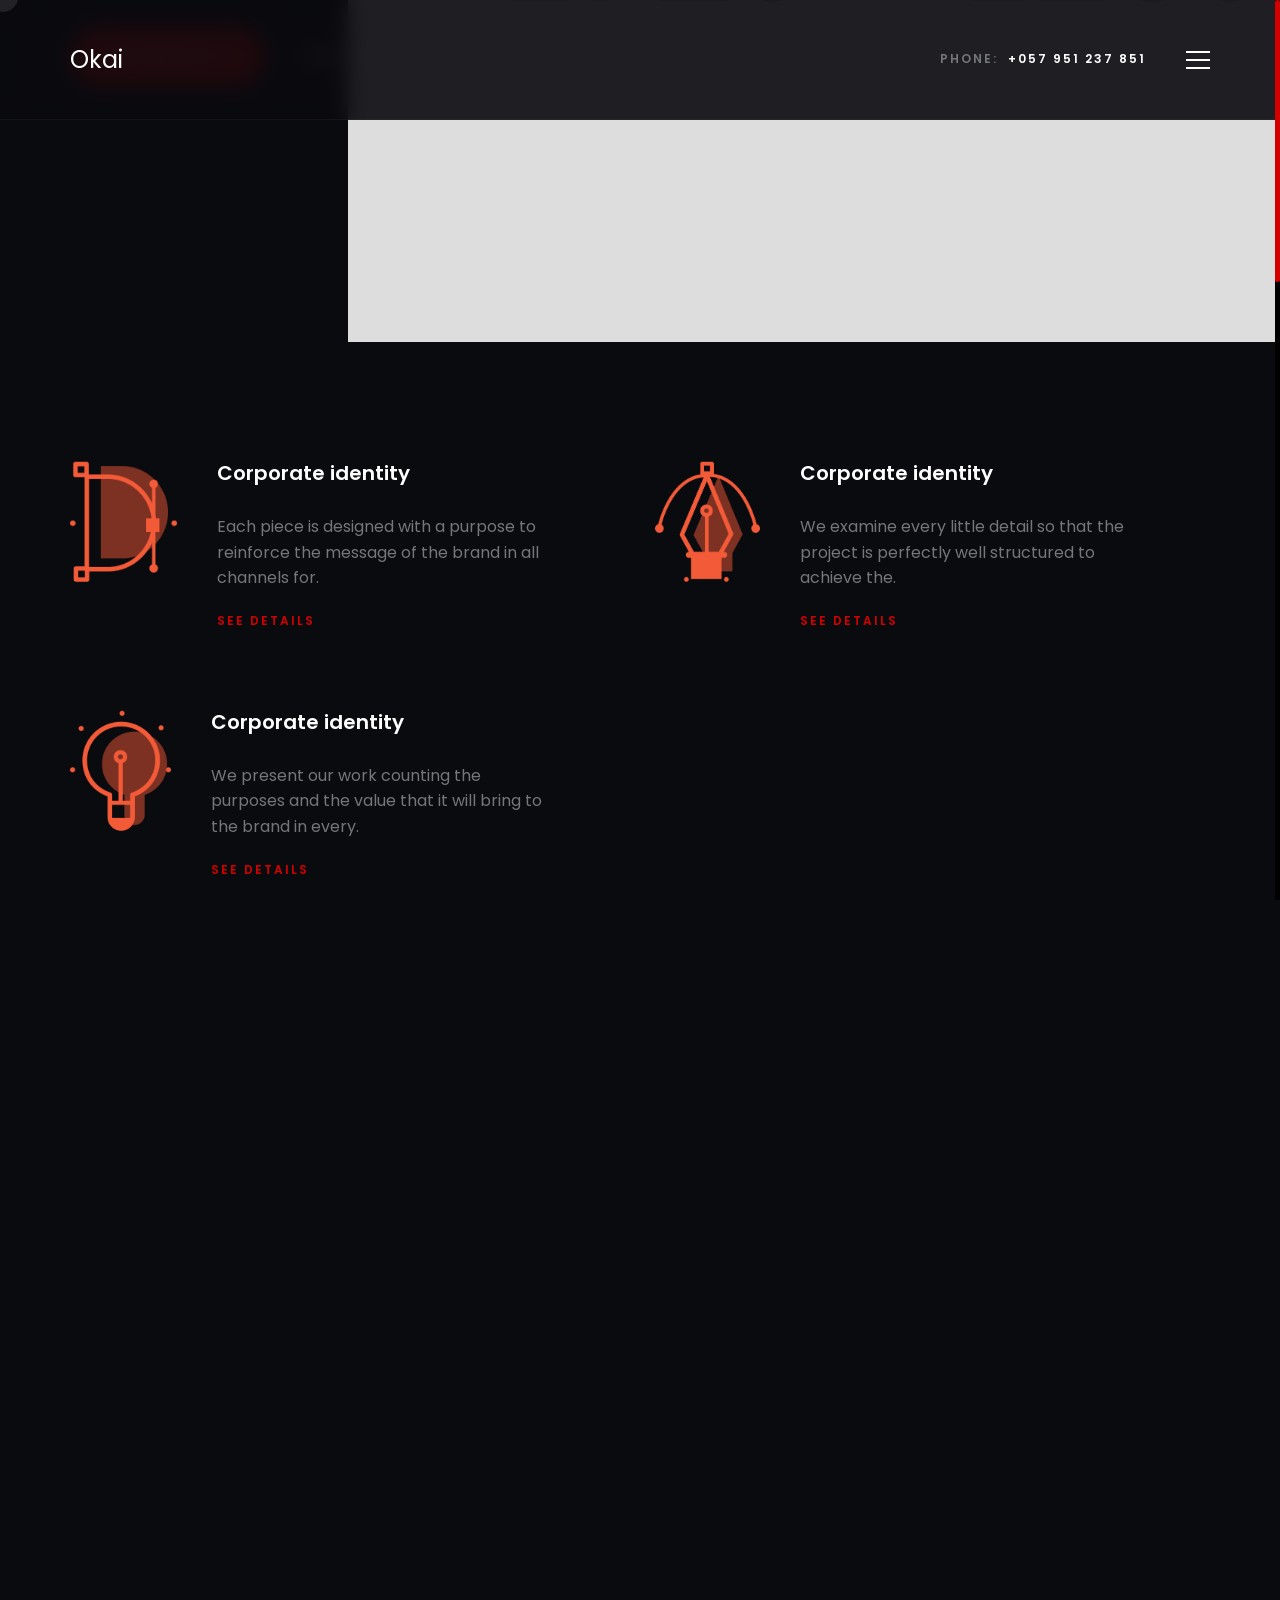
<file: home-13.html>
<!DOCTYPE html>
<html lang="en-US">

<head>

    <meta http-equiv="Content-Type" content="text/html; charset=utf-8">
    <meta http-equiv="X-UA-Compatible" content="IE=edge">
    <meta name="viewport" content="width=device-width, initial-scale=1">
    <meta name="HandheldFriendly" content="true">
    <meta name="author" content="bslthemes" />

    <!-- grid css -->
    <link rel="stylesheet" href="css/plugins/bootstrap-grid.css">
    <!-- font awesome css -->
    <link rel="stylesheet" href="fonts/css/font-awesome.min.css">
    <!-- swiper css -->
    <link rel="stylesheet" href="css/plugins/swiper.min.css">
    <!-- okai css -->
    <link rel="stylesheet" href="css/style.css">
    <!-- page title -->
    <title>Okai - Creative Portfolio & Agency HTML Template</title>

    <!-- Favicon -->
    <link rel="shortcut icon" href="favicon.ico" type="image/x-icon">
    <link rel="icon" href="favicon.ico" type="image/x-icon">

</head>

<body>

    <!-- wrapper -->
    <div id="smooth-wrapper" class="mil-page-wrapper">

        <!-- cursor -->
        <div class="mil-cursor-follower"></div>
        <!-- cursor end -->

        <!-- scroll progress -->
        <div class="mil-progress-track">
            <div class="mil-progress"></div>
        </div>
        <!-- scroll progress end -->

        <!-- top panel -->
        <div class="mil-top-panel">
            <div class="container">
                <div class="row mil-aic">
                    <div class="col-6">
                        <a href="index.html" class="mil-logo mil-c-gone">Okai</a>
                    </div>
                    <div class="col-6 mil-jce mil-aic">
                        <div class="mil-phone mil-group-text mil-fs14"><span class="mil-soft">Phone:</span><span class="mil-light">+057 951 237 851</span></div>
                        <div class="mil-buttons-frame">
                            <div class="mil-menu-btn mil-c-gone">
                                <span></span>
                            </div>
                        </div>
                    </div>
                </div>
            </div>
        </div>
        <!-- top panel end -->

        <!-- menu -->
        <div class="mil-menu-window">
            <div class="container">
                <ul class="mil-main-menu mil-c-gone">
                    <li>
                        <a href="#.">Home</a>
                        <ul>
                            <li>
                                <a href="home-1.html">Type 1</a>
                            </li>
                            <li>
                                <a href="home-2.html">Type 2</a>
                            </li>
                            <li>
                                <a href="home-3.html">Type 3</a>
                            </li>
                            <li>
                                <a href="home-4.html">Type 4</a>
                            </li>
                            <li>
                                <a href="home-5.html">Type 5</a>
                            </li>
                            <li>
                                <a href="home-6.html">Type 6</a>
                            </li>
                            <li>
                                <a href="home-7.html">Type 7</a>
                            </li>
                            <li>
                                <a href="home-8.html">Type 8</a>
                            </li>
                            <li>
                                <a href="home-9.html">Type 9</a>
                            </li>
                            <li>
                                <a href="home-10.html">Type 10</a>
                            </li>
                            <li>
                                <a href="home-11.html">Type 11</a>
                            </li>
                            <li>
                                <a href="home-12.html">Type 12</a>
                            </li>
                            <li>
                                <a href="home-13.html">Type 13</a>
                            </li>
                        </ul>
                    </li>
                    <li>
                        <a href="#.">Portfolio</a>
                        <ul>
                            <li>
                                <a href="portfolio-1.html">Type 1</a>
                            </li>
                            <li>
                                <a href="portfolio-2.html">Type 2</a>
                            </li>
                            <li>
                                <a href="portfolio-3.html">Type 3</a>
                            </li>
                            <li>
                                <a href="portfolio-slider.html">Slider 1</a>
                            </li>
                            <li>
                                <a href="portfolio-slider-2.html">Slider 2</a>
                            </li>
                            <li>
                                <a href="project.html">Project</a>
                            </li>
                        </ul>
                    </li>
                    <li>
                        <a href="#.">Pages</a>
                        <ul>
                            <li>
                                <a href="about.html">About</a>
                            </li>
                            <li>
                                <a href="services.html">Services</a>
                            </li>
                            <li>
                                <a href="pricing.html">Pricing</a>
                            </li>
                            <li>
                                <a href="contact.html">contact</a>
                            </li>
                            <li>
                                <a href="store.html">Store</a>
                            </li>
                            <li>
                                <a href="item.html">Store item</a>
                            </li>
                            <li>
                                <a href="coming-soon.html">Coming soon</a>
                            </li>
                            <li>
                                <a href="404.html">404</a>
                            </li>
                        </ul>
                    </li>
                    <li>
                        <a href="#.">Blog</a>
                        <ul>
                            <li>
                                <a href="blog.html">List</a>
                            </li>
                            <li>
                                <a href="publication.html">Publication</a>
                            </li>
                        </ul>
                    </li>
                </ul>
                <ul class="mil-social mil-center">
                    <li><a href="#." class="mil-c-gone"><i class="fab fa-facebook-f"></i></a></li>
                    <li><a href="#." class="mil-c-gone"><i class="fab fa-behance"></i></a></li>
                    <li><a href="#." class="mil-c-gone"><i class="fab fa-instagram"></i></a></li>
                </ul>
            </div>
        </div>
        <!-- menu end -->

        <!-- content -->
        <div id="smooth-content" class="mil-content">

            <!-- banner -->
            <div class="mil-banner">
                <div class="container">
                    <div class="row mil-aic">
                        <div class="col-12 col-lg-6">
                            <div class="mil-banner-text">
                                <h1 class="mil-fs68 mil-mb60">Hi. I'm Tinny <br>web designer</h1>
                                <div class="mil-buttons-frame">
                                    <a href="portfolio-2.html" class="mil-btn mil-c-gone">See Projects</a>
                                    <a href="services.html" class="mil-btn mil-btn-link mil-c-gone">How we work</a>
                                </div>
                            </div>
                        </div>
                        <div class="col-12 col-lg-6 mil-banner-image-frame">
                            <div class="mil-banner-img mil-out-right">
                                <img src="img/banners/13.jpg" alt="banner" class="mil-scale-img" data-value-1=".75" data-value-2="1.11">
                            </div>
                        </div>
                    </div>
                </div>
            </div>
            <!-- banner end -->
            <!-- iconboxes -->
            <div class="mil-p-120-60">
                <div class="container">
                    <div class="row">
                        <div class="col-md-6">
                            <div class="mil-iconbox mil-type-2 mil-mb60">
                                <img src="img/icons/10.png" alt="icon" class="mil-mb30 mil-up">
                                <div class="mil-ib-text">
                                    <h4 class="mil-fs20 mil-mb30 mil-up">Corporate identity</h4>
                                    <p class="mil-text mil-fs16 mil-up">Each piece is designed with a purpose to reinforce the message of the brand in all channels for.</p>
                                    <div class="mil-up"><a href="#." class="mil-btn mil-btn-link mil-accent mil-c-gone">See details</a></div>
                                </div>
                            </div>
                        </div>
                        <div class="col-md-6">
                            <div class="mil-iconbox mil-type-2 mil-mb60">
                                <img src="img/icons/11.png" alt="icon" class="mil-mb30 mil-up">
                                <div class="mil-ib-text">
                                    <h4 class="mil-fs20 mil-mb30 mil-up">Corporate identity</h4>
                                    <p class="mil-text mil-fs16 mil-up">We examine every little detail so that the project is perfectly well structured to achieve the.</p>
                                    <div class="mil-up"><a href="#." class="mil-btn mil-btn-link mil-accent mil-c-gone">See details</a></div>
                                </div>
                            </div>
                        </div>
                        <div class="col-md-6">
                            <div class="mil-iconbox mil-type-2 mil-mb60">
                                <img src="img/icons/12.png" alt="icon" class="mil-mb30 mil-up">
                                <div class="mil-ib-text">
                                    <h4 class="mil-fs20 mil-mb30 mil-up">Corporate identity</h4>
                                    <p class="mil-text mil-fs16 mil-up">We present our work counting the purposes and the value that it will bring to the brand in every.</p>
                                    <div class="mil-up"><a href="#." class="mil-btn mil-btn-link mil-accent mil-c-gone">See details</a></div>
                                </div>
                            </div>
                        </div>
                    </div>
                </div>
            </div>
            <!-- iconboxes end -->
            <!-- about -->
            <div class="mil-about mil-p-0-120">
                <div class="container">
                    <div class="row flex-sm-row-reverse mil-jcb mil-aic">
                        <div class="col-lg-5 mil-relative">
                            <div class="mil-about-text">
                                <span class="mil-suptitle mil-accent mil-mb30 mil-up">About us</span>
                                <h2 class="mil-fs42 mil-mb30 mil-up">All our experience started 7 years ago</h2>
                                <p class="mil-text mil-fs16 mil-mb30 mil-up">My first business card designed 7 years ago gave us the motivation and drive to be today offering a different and personalized service.</p>
                                <div class="mil-up"><a href="#." class="mil-btn mil-btn-border mil-c-gone">Continue</a></div>
                            </div>
                        </div>
                        <div class="col-lg-7 mil-about-image-frame">
                            <div class="mil-about-img mil-out-right mil-up">
                                <img src="img/about/13.jpg" alt="banner" class="mil-scale-img" data-value-1="1" data-value-2="1.25">
                            </div>
                        </div>
                    </div>
                </div>
            </div>
            <!-- about end -->
            <!-- portfolio -->
            <div class="mil-portfolio mil-p-0-120">
                <div class="container">
                    <div class="row mil-mb30">
                        <div class="col-12 mil-mb90">
                            <span class="mil-suptitle mil-accent mil-mb30 mil-up">Our works</span>
                            <h2 class="mil-fs42 mil-up">Take a look <br>at all the projects</h2>
                        </div>
                        <div class="col-md-12">
                            <a href="project.html" class="mil-project-card mil-mb30 mil-up mil-c-view">
                                <div class="mil-cover-frame mil-h mil-shortened">
                                    <div class="mil-hover-frame">
                                        <img src="img/portfolio/37.jpg" alt="project cover" class="mil-scale-img" data-value-1="1" data-value-2="1.25">
                                    </div>
                                    <div class="mil-hover-overlay"></div>
                                </div>
                            </a>
                        </div>
                        <div class="col-md-6">
                            <a href="project.html" class="mil-project-card mil-mb30 mil-up mil-c-view">
                                <div class="mil-cover-frame mil-s">
                                    <div class="mil-hover-frame">
                                        <img src="img/portfolio/38.jpg" alt="project cover" class="mil-scale-img" data-value-1="1" data-value-2="1.25">
                                    </div>
                                    <div class="mil-hover-overlay"></div>
                                </div>
                            </a>
                        </div>
                        <div class="col-md-6">
                            <a href="project.html" class="mil-project-card mil-mb30 mil-up mil-c-view">
                                <div class="mil-cover-frame mil-s">
                                    <div class="mil-hover-frame">
                                        <img src="img/portfolio/18.jpg" alt="project cover" class="mil-scale-img" data-value-1="1" data-value-2="1.25">
                                    </div>
                                    <div class="mil-hover-overlay"></div>
                                </div>
                            </a>
                        </div>
                        <div class="col-md-12">
                            <a href="project.html" class="mil-project-card mil-mb30 mil-up mil-c-view">
                                <div class="mil-cover-frame mil-h mil-shortened">
                                    <div class="mil-hover-frame">
                                        <img src="img/portfolio/3.jpg" alt="project cover" class="mil-scale-img" data-value-1="1" data-value-2="1.25">
                                    </div>
                                    <div class="mil-hover-overlay"></div>
                                </div>
                            </a>
                        </div>
                    </div>
                </div>
            </div>
            <!-- portfolio end -->
            <!-- reviews -->
            <div class="mil-p-0-120">
                <div class="container">
                    <div class="row mil-jcc">
                        <div class="col-lg-8">
                            <div class="swiper-container mil-reviews-slider mil-c-swipe">
                                <div class="swiper-wrapper">
                                    <div class="swiper-slide">
                                        <div class="mil-review" data-swiper-parallax="20%" data-swiper-parallax-scale="0.5" data-swiper-parallax-opacity="0">
                                            <div class="mil-user mil-mb60 mil-up">
                                                <img src="img/faces/1.jpg" alt="user">
                                            </div>
                                            <p class="mil-text mil-fs30 mil-light mil-tac mil-mb60  mil-up">They have the best customer service. The project is also incredibly flexible and easy to use and explore. Glad to have met this team!</p>
                                            <h6 class="mil-fs18 mil-mb15  mil-up">Lucas Wolfer</h6>
                                            <div class="mil-up">SEO ocean</div>
                                        </div>
                                    </div>
                                    <div class="swiper-slide">
                                        <div class="mil-review" data-swiper-parallax="20%" data-swiper-parallax-scale="0.5" data-swiper-parallax-opacity="0">
                                            <div class="mil-user mil-mb60 mil-up">
                                                <img src="img/faces/2.jpg" alt="user">
                                            </div>
                                            <p class="mil-text mil-fs30 mil-light mil-tac mil-mb60  mil-up">They have the best customer service. The project is also incredibly flexible and easy to use and explore. Glad to have met this team!</p>
                                            <h6 class="mil-fs18 mil-mb15  mil-up">Lucas Wolfer</h6>
                                            <div class="mil-up">SEO ocean</div>
                                        </div>
                                    </div>
                                    <div class="swiper-slide">
                                        <div class="mil-review" data-swiper-parallax="20%" data-swiper-parallax-scale="0.5" data-swiper-parallax-opacity="0">
                                            <div class="mil-user mil-mb60 mil-up">
                                                <img src="img/faces/3.jpg" alt="user">
                                            </div>
                                            <p class="mil-text mil-fs30 mil-light mil-tac mil-mb60  mil-up">They have the best customer service. The project is also incredibly flexible and easy to use and explore. The user interface is intuitive and user-friendly. I am glad to have met this amazing team!</p>
                                            <h6 class="mil-fs18 mil-mb15  mil-up">Lucas Wolfer</h6>
                                            <div class="mil-up">SEO ocean</div>
                                        </div>
                                    </div>
                                </div>
                            </div>
                        </div>
                        <div class="col-10 col-md-5 mil-relative">
                            <div class="mil-reviews-nav mil-up">
                                <div class="mil-slider-btn mil-prev mil-c-gone">
                                    <svg width="28" height="15" viewBox="0 0 28 15" fill="none" xmlns="http://www.w3.org/2000/svg">
                                        <path d="M1.25 8.74984H23.2325L19.1162 12.8661C18.6281 13.3542 18.6281 14.1455 19.1162 14.6336C19.3606 14.878 19.68 14.9998 20 14.9998C20.32 14.9998 20.6394 14.878 20.8838 14.6336L27.1338 8.38359C27.3681 8.14984 27.5 7.83172 27.5 7.49984C27.5 7.16797 27.3681 6.85047 27.1338 6.61609L20.8838 0.366094C20.3956 -0.122031 19.6044 -0.122031 19.1162 0.366094C18.6281 0.854219 18.6281 1.64547 19.1162 2.13359L23.2325 6.24984H1.25C0.56 6.24984 0 6.80984 0 7.49984C0 8.18984 0.56 8.74984 1.25 8.74984Z" fill="black" />
                                    </svg>

                                </div>
                                <div class="mil-slider-btn mil-next mil-c-gone">
                                    <svg width="28" height="15" viewBox="0 0 28 15" fill="none" xmlns="http://www.w3.org/2000/svg">
                                        <path d="M1.25 8.74984H23.2325L19.1162 12.8661C18.6281 13.3542 18.6281 14.1455 19.1162 14.6336C19.3606 14.878 19.68 14.9998 20 14.9998C20.32 14.9998 20.6394 14.878 20.8838 14.6336L27.1338 8.38359C27.3681 8.14984 27.5 7.83172 27.5 7.49984C27.5 7.16797 27.3681 6.85047 27.1338 6.61609L20.8838 0.366094C20.3956 -0.122031 19.6044 -0.122031 19.1162 0.366094C18.6281 0.854219 18.6281 1.64547 19.1162 2.13359L23.2325 6.24984H1.25C0.56 6.24984 0 6.80984 0 7.49984C0 8.18984 0.56 8.74984 1.25 8.74984Z" fill="black" />
                                    </svg>
                                </div>
                            </div>
                        </div>
                    </div>
                </div>
            </div>
            <!-- reviews end -->
            <!-- call to action -->
            <div class="">
                <div class="container">
                    <div class="mil-content-box mil-out-section mil-soft-section mil-up">
                        <div class="row mil-aic mil-jcb">
                            <div class="col-md-12 col-lg-6 mil-relative">
                                <div class="mil-cb-text mil-p-120-120">
                                    <span class="mil-suptitle mil-accent mil-mb30 mil-up">Subscribe</span>
                                    <h2 class="mil-fs42 mil-mb30 mil-up">Sign up to our Newsletter</h2>
                                    <p class="mil-text mil-mb60 mil-up">Subscribe to our newsletter to download a daily report of the content and conversion results of our work as a community manager</p>
                                    <form class="mil-form mil-subscribe mil-up">
                                        <input placeholder="Enter your email">
                                        <button class="mil-btn mil-c-gone">Subscribe</button>
                                    </form>
                                </div>
                            </div>
                            <div class="col-md-12 col-lg-5">
                                <div class="mil-cb-image mil-up">
                                    <img src="img/about/4.png" alt="aplication" class="mil-image-2">
                                </div>
                            </div>
                        </div>
                    </div>
                </div>
            </div>
            <!-- call to action end -->
            <!-- blog -->
            <div class="mil-p-120-90">
                <div class="container">
                    <div class="row">
                        <div class="col-12 mil-mb90">
                            <span class="mil-suptitle mil-accent mil-mb30 mil-up">Blog</span>
                            <h2 class="mil-fs42 mil-up">Latest news</h2>
                        </div>
                        <div class="col-lg-6">
                            <a href="publication.html" class="mil-blog-card mil-mb30 mil-c-read">
                                <div class="mil-card-cover mil-up">
                                    <div class="mil-hover-frame">
                                        <img src="img/blog/1.jpg" alt="cover" class="mil-scale-img" data-value-1="1" data-value-2="1.25">
                                    </div>
                                    <div class="mil-hover-overlay"></div>
                                </div>
                                <h4 class="mil-text mil-fs26 mil-mb30 mil-up">Tips to personalize the interface of your devices for use in everyday life</h4>
                                <p class="mil-soft mil-up">3 min ago</p>
                            </a>
                        </div>
                        <div class="col-lg-6">
                            <a href="publication.html" class="mil-blog-card mil-mb30 mil-c-read">
                                <div class="mil-card-cover mil-up">
                                    <div class="mil-hover-frame">
                                        <img src="img/blog/2.jpg" alt="cover" class="mil-scale-img" data-value-1="1" data-value-2="1.25">
                                    </div>
                                    <div class="mil-hover-overlay"></div>
                                </div>
                                <h4 class="mil-text mil-fs26 mil-mb30 mil-up">What comes next is the great workflow remotely from wherever</h4>
                                <p class="mil-soft mil-up">3 min ago</p>
                            </a>
                        </div>
                    </div>
                </div>
            </div>
            <!-- blog end -->
            <!-- call to action -->
            <div class="mil-soft-section mil-up mil-p-180-180">
                <div class="container">
                    <h2 class="mil-fs68 mil-light mil-mb30 mil-up">Contact us <a href="contact.html" class="mil-text-link mil-accent mil-c-gone">now</a></h2>
                    <p class="mil-text mil-fs26 mil-light mil-up">Just say Hello via <a href="contact.html" class="mil-text-link mil-light mil-c-gone">online chat</a>!</p>
                </div>
            </div>
            <!-- call to action end -->
            <!-- footer -->
            <footer>
                <div class="container mil-p-120-0">
                    <div class="row mil-jcb">
                        <div class="col-8 col-lg-4 mil-mb90">
                            <a href="index.html" class="mil-logo mil-mb60 mil-up mil-c-gone">Okai</a>
                            <p class="mil-text mil-fs16 mil-mb60 mil-up">At Okai. we care about each client and each person who works with us and makes great projects possible</p>
                            <ul class="mil-social mil-up">
                                <li><a href="#." class="mil-c-gone"><i class="fab fa-facebook-f"></i></a></li>
                                <li><a href="#." class="mil-c-gone"><i class="fab fa-behance"></i></a></li>
                                <li><a href="#." class="mil-c-gone"><i class="fab fa-instagram"></i></a></li>
                            </ul>
                        </div>
                        <div class="col-lg-2 mil-mb90">
                            <h5 class="mil-fs16 mil-mb60 mil-up">Menu</h5>
                            <ul class="mil-footer-menu">
                                <li class="mil-up"><a href="about.html" class="mil-c-gone">About us</a></li>
                                <li class="mil-up"><a href="#." class="mil-c-gone">Our Team</a></li>
                                <li class="mil-up"><a href="#." class="mil-c-gone">Projects</a></li>
                                <li class="mil-up"><a href="#." class="mil-c-gone">Services</a></li>
                            </ul>
                        </div>
                        <div class="col-lg-4 mil-mb90">
                            <h5 class="mil-fs16 mil-mb60 mil-up">Contact Us</h5>
                            <ul class="mil-footer-list">
                                <li class="mil-text mil-up">Phone: +051 - 958 237 851</li>
                                <li class="mil-text mil-up">Email: support@okai.design</li>
                                <li class="mil-text mil-up">Address: 300 St. Mary's L, Suite 8060, Houston,<br> TX 77079, Estados Unidos</li>
                            </ul>
                        </div>
                    </div>
                </div>
                <div class="mil-footer-bottom mil-up">
                    <div class="container">
                        <div class="row">
                            <div class="col-lg-6 mil-mb30">
                                <p class="mil-fs14 mil-soft">© 2021 Okai Agency, designed by TexTheme</p>
                            </div>
                            <div class="col-lg-6 mil-jce mil-992-jcs mil-mb30">
                                <a href="#." class="mil-group-text mil-accent mil-c-gone" id="mil-btt"><i class="fas fa-chevron-up"></i> <span>Back to top</span></a>
                            </div>
                        </div>
                    </div>
                </div>
            </footer>
            <!-- footer end -->

        </div>
        <!-- content -->

    </div>
    <!-- wrapper end -->

    <!-- gsap js -->
    <script src="js/plugins/gsap.min.js"></script>
    <!-- scroll smoother -->
    <script src="js/plugins/ScrollSmoother.min.js"></script>
    <!-- scroll trigger js -->
    <script src="js/plugins/ScrollTrigger.min.js"></script>
    <!-- scroll to js -->
    <script src="js/plugins/ScrollTo.min.js"></script>
    <!-- swiper js -->
    <script src="js/plugins/swiper.min.js"></script>
    <!-- okai js -->
    <script src="js/main.js"></script>

</body>

</html>
</file>
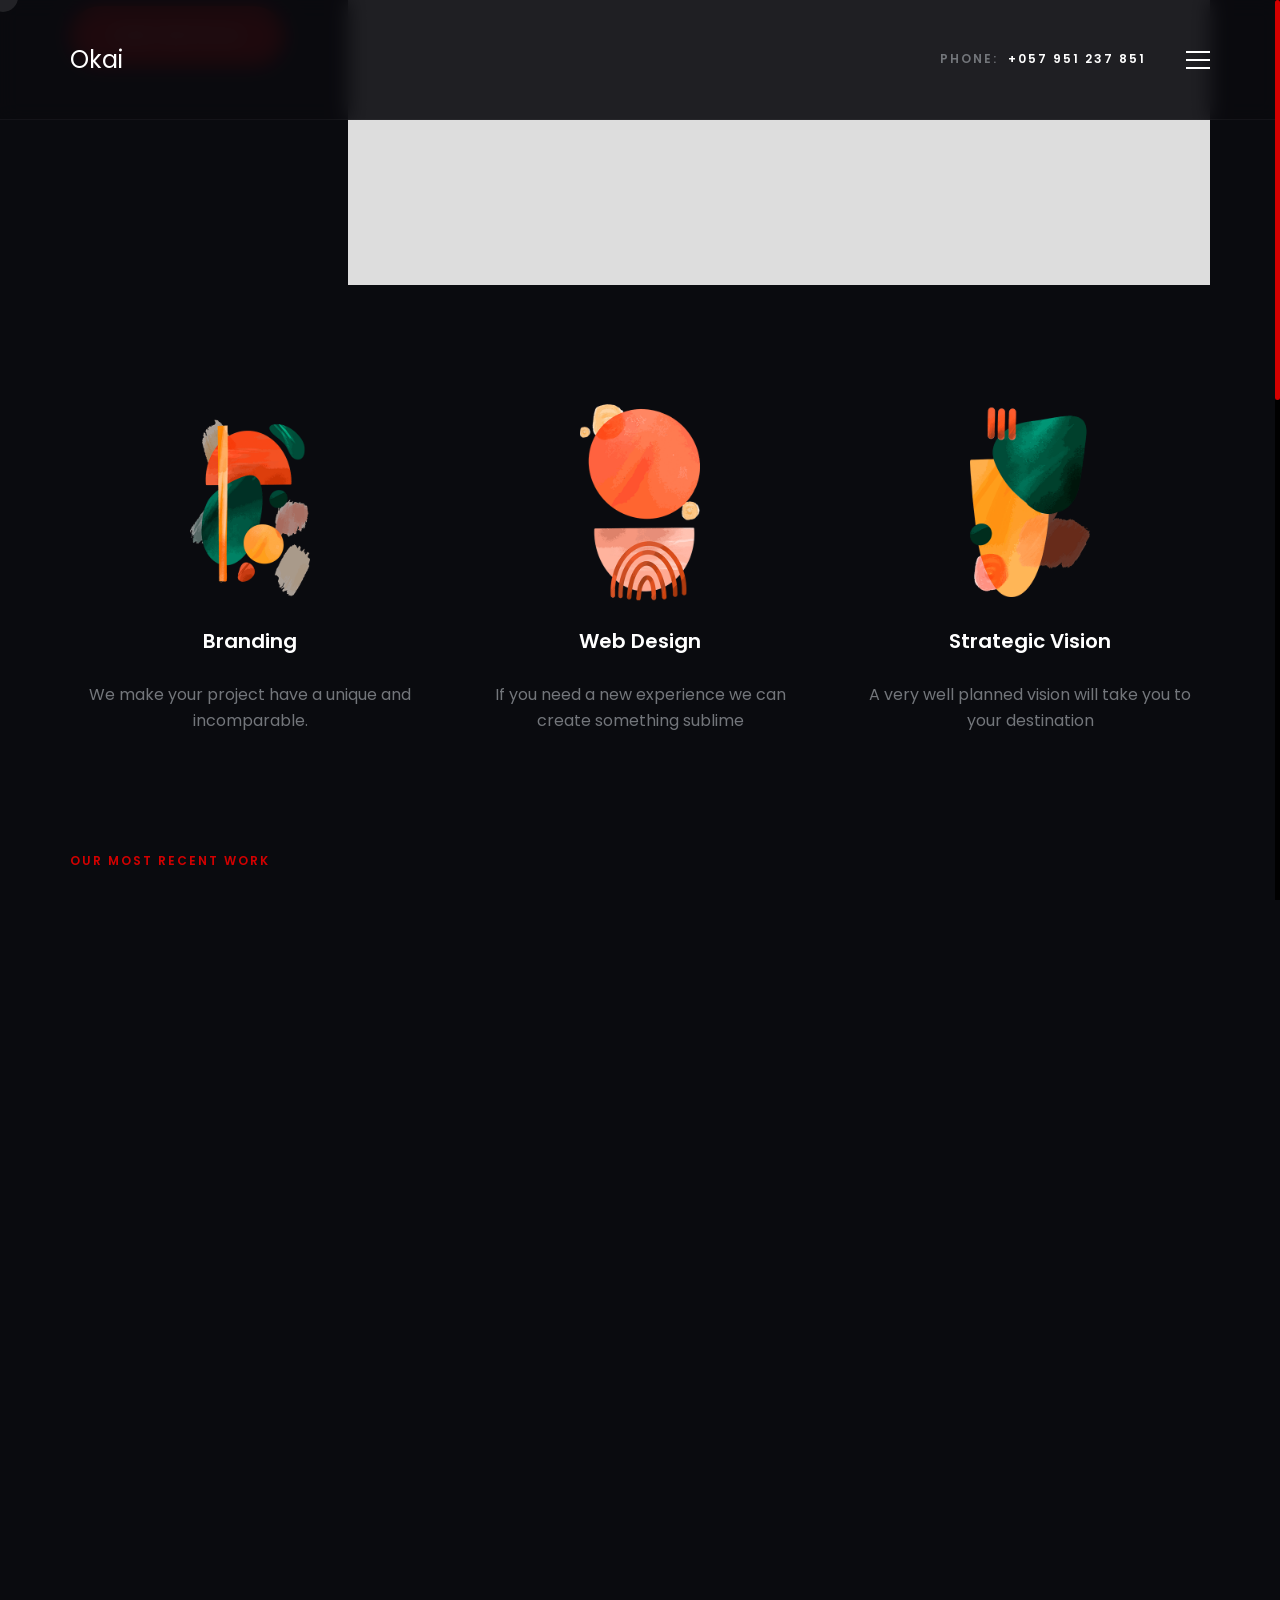
<file: home-2.html>
<!DOCTYPE html>
<html lang="en-US">

<head>

    <meta http-equiv="Content-Type" content="text/html; charset=utf-8">
    <meta http-equiv="X-UA-Compatible" content="IE=edge">
    <meta name="viewport" content="width=device-width, initial-scale=1">
    <meta name="HandheldFriendly" content="true">
    <meta name="author" content="bslthemes" />

    <!-- grid css -->
    <link rel="stylesheet" href="css/plugins/bootstrap-grid.css">
    <!-- font awesome css -->
    <link rel="stylesheet" href="fonts/css/font-awesome.min.css">
    <!-- swiper css -->
    <link rel="stylesheet" href="css/plugins/swiper.min.css">
    <!-- okai css -->
    <link rel="stylesheet" href="css/style.css">
    <!-- page title -->
    <title>Okai - Creative Portfolio & Agency HTML Template</title>

    <!-- Favicon -->
    <link rel="shortcut icon" href="favicon.ico" type="image/x-icon">
    <link rel="icon" href="favicon.ico" type="image/x-icon">

</head>

<body>

    <!-- wrapper -->
    <div id="smooth-wrapper" class="mil-page-wrapper">

        <!-- cursor -->
        <div class="mil-cursor-follower"></div>
        <!-- cursor end -->

        <!-- scroll progress -->
        <div class="mil-progress-track">
            <div class="mil-progress"></div>
        </div>
        <!-- scroll progress end -->

        <!-- top panel -->
        <div class="mil-top-panel">
            <div class="container">
                <div class="row mil-aic">
                    <div class="col-6">
                        <a href="index.html" class="mil-logo mil-c-gone">Okai</a>
                    </div>
                    <div class="col-6 mil-jce mil-aic">
                        <div class="mil-phone mil-group-text mil-fs14"><span class="mil-soft">Phone:</span><span class="mil-light">+057 951 237 851</span></div>
                        <div class="mil-buttons-frame">
                            <div class="mil-menu-btn mil-c-gone">
                                <span></span>
                            </div>
                        </div>
                    </div>
                </div>
            </div>
        </div>
        <!-- top panel end -->

        <!-- menu -->
        <div class="mil-menu-window">
            <div class="container">
                <ul class="mil-main-menu mil-c-gone">
                    <li>
                        <a href="#.">Home</a>
                        <ul>
                            <li>
                                <a href="home-1.html">Type 1</a>
                            </li>
                            <li>
                                <a href="home-2.html">Type 2</a>
                            </li>
                            <li>
                                <a href="home-3.html">Type 3</a>
                            </li>
                            <li>
                                <a href="home-4.html">Type 4</a>
                            </li>
                            <li>
                                <a href="home-5.html">Type 5</a>
                            </li>
                            <li>
                                <a href="home-6.html">Type 6</a>
                            </li>
                            <li>
                                <a href="home-7.html">Type 7</a>
                            </li>
                            <li>
                                <a href="home-8.html">Type 8</a>
                            </li>
                            <li>
                                <a href="home-9.html">Type 9</a>
                            </li>
                            <li>
                                <a href="home-10.html">Type 10</a>
                            </li>
                            <li>
                                <a href="home-11.html">Type 11</a>
                            </li>
                            <li>
                                <a href="home-12.html">Type 12</a>
                            </li>
                            <li>
                                <a href="home-13.html">Type 13</a>
                            </li>
                        </ul>
                    </li>
                    <li>
                        <a href="#.">Portfolio</a>
                        <ul>
                            <li>
                                <a href="portfolio-1.html">Type 1</a>
                            </li>
                            <li>
                                <a href="portfolio-2.html">Type 2</a>
                            </li>
                            <li>
                                <a href="portfolio-3.html">Type 3</a>
                            </li>
                            <li>
                                <a href="portfolio-slider.html">Slider 1</a>
                            </li>
                            <li>
                                <a href="portfolio-slider-2.html">Slider 2</a>
                            </li>
                            <li>
                                <a href="project.html">Project</a>
                            </li>
                        </ul>
                    </li>
                    <li>
                        <a href="#.">Pages</a>
                        <ul>
                            <li>
                                <a href="about.html">About</a>
                            </li>
                            <li>
                                <a href="services.html">Services</a>
                            </li>
                            <li>
                                <a href="pricing.html">Pricing</a>
                            </li>
                            <li>
                                <a href="contact.html">contact</a>
                            </li>
                            <li>
                                <a href="store.html">Store</a>
                            </li>
                            <li>
                                <a href="item.html">Store item</a>
                            </li>
                            <li>
                                <a href="coming-soon.html">Coming soon</a>
                            </li>
                            <li>
                                <a href="404.html">404</a>
                            </li>
                        </ul>
                    </li>
                    <li>
                        <a href="#.">Blog</a>
                        <ul>
                            <li>
                                <a href="blog.html">List</a>
                            </li>
                            <li>
                                <a href="publication.html">Publication</a>
                            </li>
                        </ul>
                    </li>
                </ul>
                <ul class="mil-social mil-center">
                    <li><a href="#." class="mil-c-gone"><i class="fab fa-facebook-f"></i></a></li>
                    <li><a href="#." class="mil-c-gone"><i class="fab fa-behance"></i></a></li>
                    <li><a href="#." class="mil-c-gone"><i class="fab fa-instagram"></i></a></li>
                </ul>
            </div>
        </div>
        <!-- menu end -->

        <!-- content -->
        <div id="smooth-content" class="mil-content">

            <!-- banner -->
            <div class="mil-banner">
                <div class="container">
                    <div class="row mil-aic">
                        <div class="col-12 col-lg-6">
                            <div class="mil-banner-text">
                                <h1 class="mil-fs68 mil-mb60">Hi my Name’s <br>Oswald. I'm <br>a Designer</h1>
                                <a href="portfolio-1.html" class="mil-btn mil-c-gone">View portfolio</a>
                            </div>
                        </div>
                        <div class="col-12 col-lg-6 mil-banner-image-frame">
                            <div class="mil-banner-img">
                                <img src="img/banners/4.jpg" alt="banner" class="mil-scale-img" data-value-1=".75" data-value-2="1.11">
                            </div>
                        </div>
                    </div>
                </div>
            </div>
            <!-- banner end -->
            <!-- iconboxes -->
            <div class="mil-p-120-90">
                <div class="container">
                    <div class="row">
                        <div class="col-md-4">
                            <div class="mil-iconbox mil-center mil-mb30">
                                <img src="img/icons/4.png" alt="icon" class="mil-type-2 mil-mb30 mil-up">
                                <h4 class="mil-fs20 mil-mb30 mil-up">Branding</h4>
                                <p class="mil-text mil-fs16 mil-up">We make your project have a unique and incomparable.</p>
                            </div>
                        </div>
                        <div class="col-md-4">
                            <div class="mil-iconbox mil-center mil-mb30">
                                <img src="img/icons/5.png" alt="icon" class="mil-type-2 mil-mb30 mil-up">
                                <h4 class="mil-fs20 mil-mb30 mil-up">Web Design</h4>
                                <p class="mil-text mil-fs16 mil-up">If you need a new experience we can create something sublime</p>
                            </div>
                        </div>
                        <div class="col-md-4">
                            <div class="mil-iconbox mil-center mil-mb30">
                                <img src="img/icons/6.png" alt="icon" class="mil-type-2 mil-mb30 mil-up">
                                <h4 class="mil-fs20 mil-mb30 mil-up">Strategic Vision</h4>
                                <p class="mil-text mil-fs16 mil-up">A very well planned vision will take you to your destination</p>
                            </div>
                        </div>
                    </div>
                </div>
            </div>
            <!-- iconboxes end -->
            <!-- portfolio -->
            <div class="mil-portfolio mil-p-0-90">
                <div class="container">
                    <div class="row">
                        <div class="col-12 mil-mb60">
                            <span class="mil-suptitle mil-accent mil-mb30 mil-up">Our most recent work</span>
                            <h2 class="mil-fs42 mil-up">Made by us</h2>
                        </div>
                        <div class="col-md-6">
                            <div class="row">
                                <div class="col-9">
                                    <p class="mil-text mil-fs16 mil-mb90 mil-up">We offer the highest quality and creativity for each project we do for each of our clients, our goal is to make your sales grow to the next level.</p>
                                </div>
                            </div>
                            <a href="project.html" class="mil-project-card mil-mb30 mil-up mil-c-view">
                                <div class="mil-cover-frame mil-v">
                                    <div class="mil-hover-frame">
                                        <img src="img/portfolio/11.jpg" alt="project cover" class="mil-scale-img" data-value-1="1" data-value-2="1.25">
                                    </div>
                                    <div class="mil-hover-overlay"></div>
                                </div>
                            </a>
                            <a href="project.html" class="mil-project-card mil-mb30 mil-up mil-c-view">
                                <div class="mil-cover-frame mil-s">
                                    <div class="mil-hover-frame">
                                        <img src="img/portfolio/12.jpg" alt="project cover" class="mil-scale-img" data-value-1="1" data-value-2="1.25">
                                    </div>
                                    <div class="mil-hover-overlay"></div>
                                </div>
                            </a>
                        </div>
                        <div class="col-md-6">
                            <a href="project.html" class="mil-project-card mil-mb30 mil-up mil-c-view">
                                <div class="mil-cover-frame mil-h">
                                    <div class="mil-hover-frame">
                                        <img src="img/portfolio/2.jpg" alt="project cover" class="mil-scale-img" data-value-1="1" data-value-2="1.25">
                                    </div>
                                    <div class="mil-hover-overlay"></div>
                                </div>
                            </a>
                            <a href="project.html" class="mil-project-card mil-mb30 mil-up mil-c-view">
                                <div class="mil-cover-frame mil-v">
                                    <div class="mil-hover-frame">
                                        <img src="img/portfolio/13.jpg" alt="project cover" class="mil-scale-img" data-value-1="1" data-value-2="1.25">
                                    </div>
                                    <div class="mil-hover-overlay"></div>
                                </div>
                            </a>
                            <div class="mil-project-btn-frame mil-up">
                                <a href="portfolio-3.html" class="mil-btn mil-c-gone">Continue</a>
                            </div>
                        </div>
                    </div>
                </div>
            </div>
            <!-- portfolio end -->
            <!-- reviews -->
            <div class="mil-768-p-0-120">
                <div class="container">
                    <div class="row mil-aic mil-jcb mil-768-jcc">
                        <div class="col-0 col-md-4">
                            <img src="img/about/4.png" alt="user" style="width:100%" class="mil-reviews-image mil-up">
                        </div>
                        <div class="col-11 col-md-7">
                            <div class="swiper-container mil-reviews-slider mil-c-swipe">
                                <div class="swiper-wrapper">
                                    <div class="swiper-slide">
                                        <div class="mil-review mil-left" data-swiper-parallax="20%" data-swiper-parallax-scale="0.5" data-swiper-parallax-opacity="0">
                                            <p class="mil-text mil-fs30 mil-light mil-mb60  mil-up">They have the best customer service. The project is also incredibly flexible and easy to use and explore. Glad to have met this team!</p>
                                            <h6 class="mil-fs18 mil-mb15  mil-up">Lucas Wolfer</h6>
                                            <div class="mil-up">SEO ocean</div>
                                        </div>
                                    </div>
                                    <div class="swiper-slide">
                                        <div class="mil-review mil-left" data-swiper-parallax="20%" data-swiper-parallax-scale="0.5" data-swiper-parallax-opacity="0">
                                            <p class="mil-text mil-fs30 mil-light mil-mb60  mil-up">They have the best customer service. The project is also incredibly flexible and easy to use and explore. Glad to have met this team!</p>
                                            <h6 class="mil-fs18 mil-mb15 mil-up">Lucas Wolfer</h6>
                                            <div class="mil-up">SEO ocean</div>
                                        </div>
                                    </div>
                                    <div class="swiper-slide">
                                        <div class="mil-review mil-left" data-swiper-parallax="20%" data-swiper-parallax-scale="0.5" data-swiper-parallax-opacity="0">
                                            <p class="mil-text mil-fs30 mil-light mil-mb60  mil-up">They have the best customer service. The project is also incredibly flexible and easy to use and explore. The user interface is intuitive and user-friendly. I am glad to have met this amazing team!</p>
                                            <h6 class="mil-fs18 mil-mb15  mil-up">Lucas Wolfer</h6>
                                            <div class="mil-up">SEO ocean</div>
                                        </div>
                                    </div>
                                </div>
                            </div>
                        </div>
                    </div>
                </div>
            </div>
            <!-- reviews end -->
            <!-- partners -->
            <div>
                <div class="container">
                    <div class="mil-out-section mil-accent-section mil-p-120-30 mil-up">
                        <div class="row mil-jcb mil-992-tac mil-992-jcc mil-aic">
                            <div class="col-lg-5 mil-relative mil-mb90">
                                <h2 class="mil-fs42 mil-light mil-mb30 mil-up">Like them, for your Company too</h2>
                                <p class="mil-text mil-light mil-mb30 mil-up">We offer the highest quality and creativity for each project we do for each of our clients, our goal is to make your sales grow to the next level.</p>
                                <div class="mil-up"><a href="#." class="mil-btn mil-btn-soft mil-c-gone">See All</a></div>
                            </div>
                            <div class="col-12 col-md-8 col-lg-6 mil-mb60">
                                <div class="row">
                                    <div class="col-6 mil-mb30 mil-up">
                                        <img src="img/brands/1.png" alt="brand" class="mil-brand">
                                    </div>
                                    <div class="col-6 mil-mb30 mil-up">
                                        <img src="img/brands/2.png" alt="brand" class="mil-brand">
                                    </div>
                                    <div class="col-6 mil-mb30 mil-up">
                                        <img src="img/brands/3.png" alt="brand" class="mil-brand">
                                    </div>
                                    <div class="col-6 mil-mb30 mil-up">
                                        <img src="img/brands/4.png" alt="brand" class="mil-brand">
                                    </div>
                                </div>
                            </div>
                        </div>
                    </div>
                </div>
            </div>
            <!-- partners end -->
            <!-- experience -->
            <div class="mil-p-120-30">
                <div class="container">
                    <div class="row mil-jcb">
                        <div class="col-lg-5 mil-mb90">
                            <span class="mil-suptitle mil-accent mil-mb30 mil-up">My specializations</span>
                            <h2 class="mil-fs42 mil-up mil-mb30">Some tools I use <br>every day</h2>
                            <p class="mil-text mil-up">Each project is carefully done with these digital tools, which help us show a finished project thinking of every possible detail.</p>
                        </div>
                        <div class="col-lg-6 mil-mb90">
                            <div class="mil-counter-item mil-mb90">
                                <h5 class="mil-fs20 mil-mb30 mil-up">HTML & CSS</h5>
                                <div class="mil-prog-track mil-mb30 mil-add-class mil-up">
                                    <div class="mil-prog" data-number="90"></div>
                                </div>
                                <div class="mil-counter-text mil-up">
                                    <div class="mil-counter-number"><span class="mil-counter" data-number="90">00</span><span class="mil-percent">%</span></div>
                                    <div class="mil-text mil-fs16">We are redesigning the website clearing websites and we are already in the final phase</div>
                                </div>
                            </div>
                            <div class="mil-counter-item">
                                <h5 class="mil-fs20 mil-mb30 mil-up">Adobe PhotoShop</h5>
                                <div class="mil-prog-track mil-mb30 mil-add-class mil-up">
                                    <div class="mil-prog" data-number="88"></div>
                                </div>
                                <div class="mil-counter-text mil-up">
                                    <div class="mil-counter-number"><span class="mil-counter" data-number="60">00</span><span class="mil-percent">%</span></div>
                                    <div class="mil-text mil-fs16">more than 200 websites built with the highest quality standards and advanced features.</div>
                                </div>
                            </div>
                        </div>
                    </div>
                </div>
            </div>
            <!-- experience end -->
            <!-- contact -->
            <div class="mil-p-120-120 mil-soft-section">
                <div class="container">
                    <div class="row mil-jcc">
                        <div class="col-md-8 mil-tac">
                            <span class="mil-suptitle mil-accent mil-mb30 mil-up">Contact</span>
                            <h2 class="mil-fs42 mil-up mil-mb90">Leave me a Message</h2>
                            <form class="mil-form">
                                <div class="row">
                                    <div class="col-6 mil-mb30">
                                        <input type="text" placeholder="Name" class="mil-up">
                                    </div>
                                    <div class="col-6 mil-mb30">
                                        <input type="email" placeholder="Email" class="mil-up">
                                    </div>
                                    <div class="col-12">
                                        <textarea placeholder="Your message" class="mil-mb30 mil-up"></textarea>
                                        <div class="mil-up"><button class="mil-btn mil-c-gone">Send Message</button></div>
                                    </div>
                                </div>
                            </form>
                        </div>
                    </div>
                </div>
            </div>
            <!-- contact end -->
            <!-- footer -->
            <footer>
                <div class="container mil-p-120-0">
                    <div class="row mil-jcb">
                        <div class="col-8 col-lg-4 mil-mb90">
                            <a href="index.html" class="mil-logo mil-mb60 mil-up mil-c-gone">Okai</a>
                            <p class="mil-text mil-fs16 mil-mb60 mil-up">At Okai. we care about each client and each person who works with us and makes great projects possible</p>
                            <ul class="mil-social mil-up">
                                <li><a href="#." class="mil-c-gone"><i class="fab fa-facebook-f"></i></a></li>
                                <li><a href="#." class="mil-c-gone"><i class="fab fa-behance"></i></a></li>
                                <li><a href="#." class="mil-c-gone"><i class="fab fa-instagram"></i></a></li>
                            </ul>
                        </div>
                        <div class="col-lg-2 mil-mb90">
                            <h5 class="mil-fs16 mil-mb60 mil-up">Menu</h5>
                            <ul class="mil-footer-menu">
                                <li class="mil-up"><a href="about.html" class="mil-c-gone">About us</a></li>
                                <li class="mil-up"><a href="#." class="mil-c-gone">Our Team</a></li>
                                <li class="mil-up"><a href="#." class="mil-c-gone">Projects</a></li>
                                <li class="mil-up"><a href="#." class="mil-c-gone">Services</a></li>
                            </ul>
                        </div>
                        <div class="col-lg-4 mil-mb90">
                            <h5 class="mil-fs16 mil-mb60 mil-up">Contact Us</h5>
                            <ul class="mil-footer-list">
                                <li class="mil-text mil-up">Phone: +051 - 958 237 851</li>
                                <li class="mil-text mil-up">Email: support@okai.design</li>
                                <li class="mil-text mil-up">Address: 300 St. Mary's L, Suite 8060, Houston,<br> TX 77079, Estados Unidos</li>
                            </ul>
                        </div>
                    </div>
                </div>
                <div class="mil-footer-bottom mil-up">
                    <div class="container">
                        <div class="row">
                            <div class="col-lg-6 mil-mb30">
                                <p class="mil-fs14 mil-soft">© 2021 Okai Agency, designed by TexTheme</p>
                            </div>
                            <div class="col-lg-6 mil-jce mil-992-jcs mil-mb30">
                                <a href="#." class="mil-group-text mil-accent mil-c-gone" id="mil-btt"><i class="fas fa-chevron-up"></i> <span>Back to top</span></a>
                            </div>
                        </div>
                    </div>
                </div>
            </footer>
            <!-- footer end -->

        </div>
        <!-- content -->

    </div>
    <!-- wrapper end -->

    <!-- gsap js -->
    <script src="js/plugins/gsap.min.js"></script>
    <!-- scroll smoother -->
    <script src="js/plugins/ScrollSmoother.min.js"></script>
    <!-- scroll trigger js -->
    <script src="js/plugins/ScrollTrigger.min.js"></script>
    <!-- scroll to js -->
    <script src="js/plugins/ScrollTo.min.js"></script>
    <!-- swiper js -->
    <script src="js/plugins/swiper.min.js"></script>
    <!-- okai js -->
    <script src="js/main.js"></script>

</body>

</html>
</file>
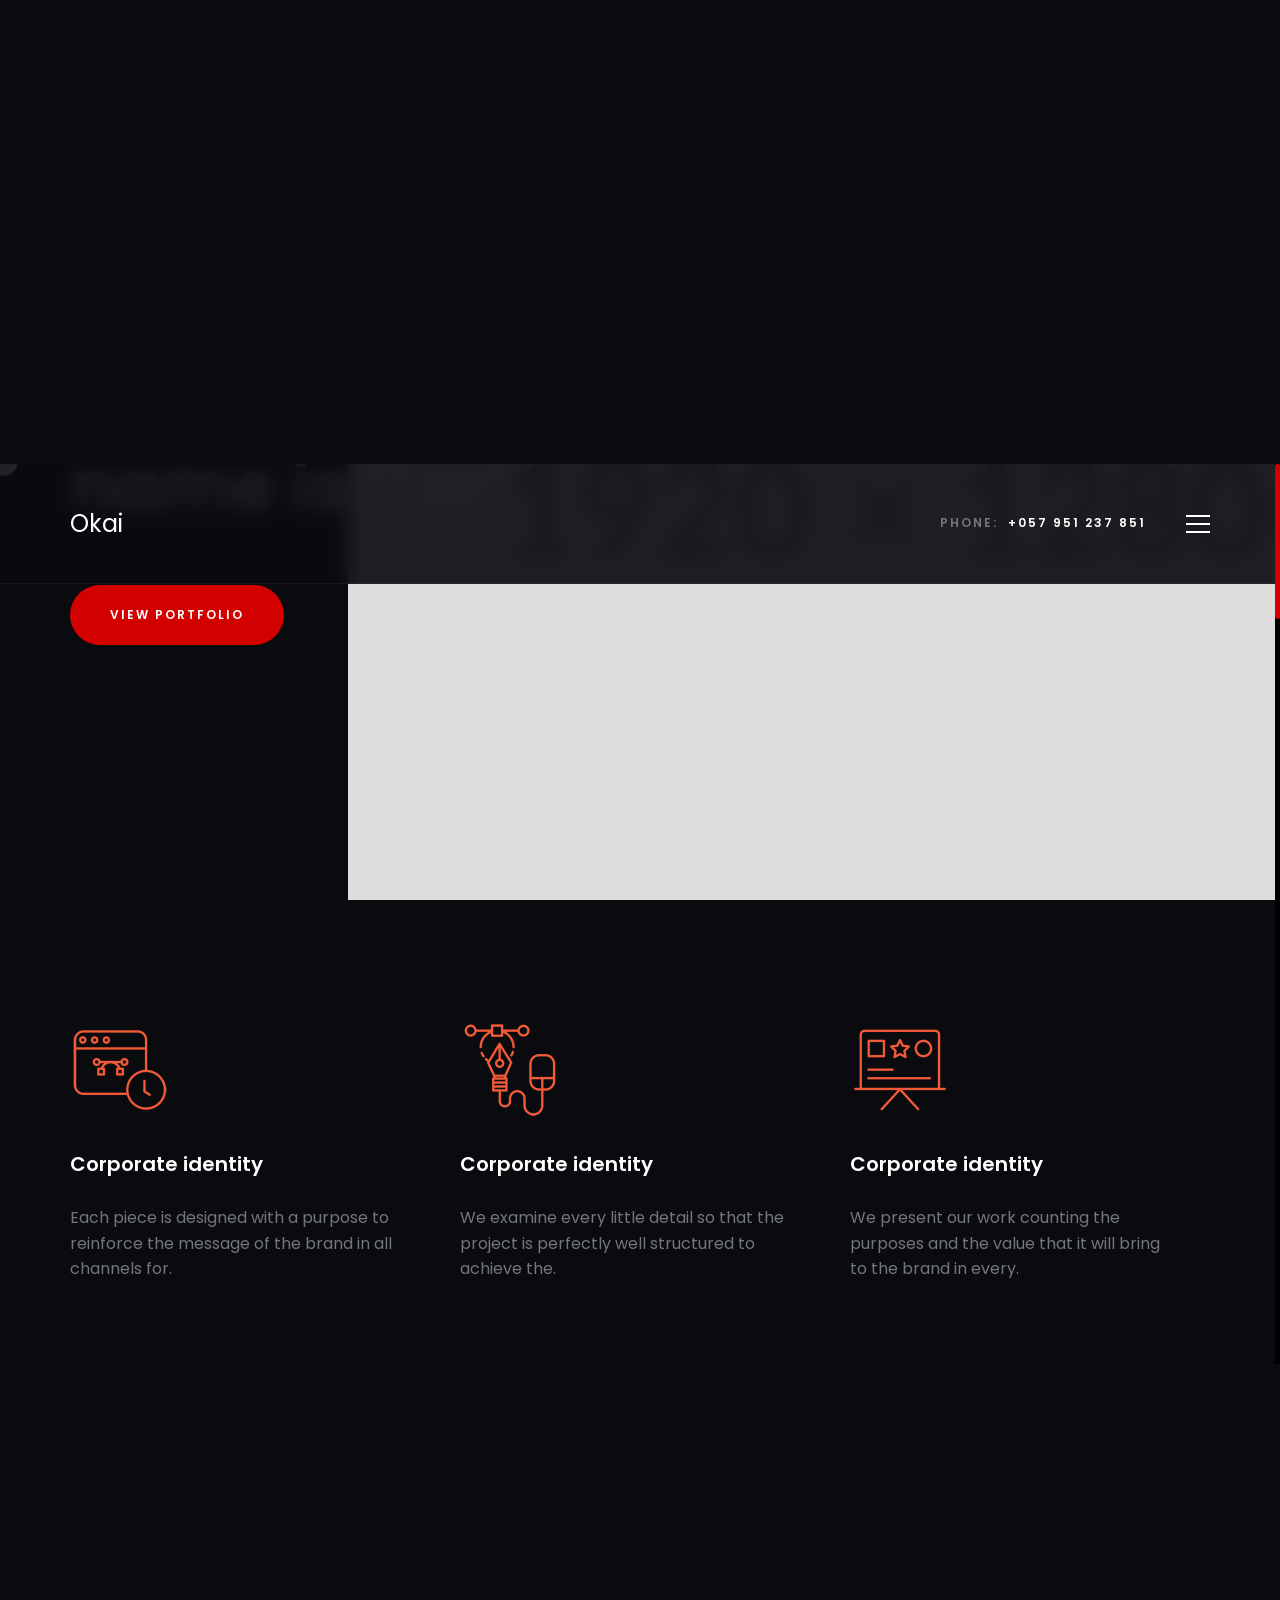
<file: home-3.html>
<!DOCTYPE html>
<html lang="en-US">

<head>

    <meta http-equiv="Content-Type" content="text/html; charset=utf-8">
    <meta http-equiv="X-UA-Compatible" content="IE=edge">
    <meta name="viewport" content="width=device-width, initial-scale=1">
    <meta name="HandheldFriendly" content="true">
    <meta name="author" content="bslthemes" />

    <!-- grid css -->
    <link rel="stylesheet" href="css/plugins/bootstrap-grid.css">
    <!-- font awesome css -->
    <link rel="stylesheet" href="fonts/css/font-awesome.min.css">
    <!-- swiper css -->
    <link rel="stylesheet" href="css/plugins/swiper.min.css">
    <!-- okai css -->
    <link rel="stylesheet" href="css/style.css">
    <!-- page title -->
    <title>Okai - Creative Portfolio & Agency HTML Template</title>

    <!-- Favicon -->
    <link rel="shortcut icon" href="favicon.ico" type="image/x-icon">
    <link rel="icon" href="favicon.ico" type="image/x-icon">

</head>

<body>

    <!-- wrapper -->
    <div id="smooth-wrapper" class="mil-page-wrapper">

        <!-- cursor -->
        <div class="mil-cursor-follower"></div>
        <!-- cursor end -->

        <!-- scroll progress -->
        <div class="mil-progress-track">
            <div class="mil-progress"></div>
        </div>
        <!-- scroll progress end -->

        <!-- top panel -->
        <div class="mil-top-panel">
            <div class="container">
                <div class="row mil-aic">
                    <div class="col-6">
                        <a href="index.html" class="mil-logo mil-c-gone">Okai</a>
                    </div>
                    <div class="col-6 mil-jce mil-aic">
                        <div class="mil-phone mil-group-text mil-fs14"><span class="mil-soft">Phone:</span><span class="mil-light">+057 951 237 851</span></div>
                        <div class="mil-buttons-frame">
                            <div class="mil-menu-btn mil-c-gone">
                                <span></span>
                            </div>
                        </div>
                    </div>
                </div>
            </div>
        </div>
        <!-- top panel end -->

        <!-- menu -->
        <div class="mil-menu-window">
            <div class="container">
                <ul class="mil-main-menu mil-c-gone">
                    <li>
                        <a href="#.">Home</a>
                        <ul>
                            <li>
                                <a href="home-1.html">Type 1</a>
                            </li>
                            <li>
                                <a href="home-2.html">Type 2</a>
                            </li>
                            <li>
                                <a href="home-3.html">Type 3</a>
                            </li>
                            <li>
                                <a href="home-4.html">Type 4</a>
                            </li>
                            <li>
                                <a href="home-5.html">Type 5</a>
                            </li>
                            <li>
                                <a href="home-6.html">Type 6</a>
                            </li>
                            <li>
                                <a href="home-7.html">Type 7</a>
                            </li>
                            <li>
                                <a href="home-8.html">Type 8</a>
                            </li>
                            <li>
                                <a href="home-9.html">Type 9</a>
                            </li>
                            <li>
                                <a href="home-10.html">Type 10</a>
                            </li>
                            <li>
                                <a href="home-11.html">Type 11</a>
                            </li>
                            <li>
                                <a href="home-12.html">Type 12</a>
                            </li>
                            <li>
                                <a href="home-13.html">Type 13</a>
                            </li>
                        </ul>
                    </li>
                    <li>
                        <a href="#.">Portfolio</a>
                        <ul>
                            <li>
                                <a href="portfolio-1.html">Type 1</a>
                            </li>
                            <li>
                                <a href="portfolio-2.html">Type 2</a>
                            </li>
                            <li>
                                <a href="portfolio-3.html">Type 3</a>
                            </li>
                            <li>
                                <a href="portfolio-slider.html">Slider 1</a>
                            </li>
                            <li>
                                <a href="portfolio-slider-2.html">Slider 2</a>
                            </li>
                            <li>
                                <a href="project.html">Project</a>
                            </li>
                        </ul>
                    </li>
                    <li>
                        <a href="#.">Pages</a>
                        <ul>
                            <li>
                                <a href="about.html">About</a>
                            </li>
                            <li>
                                <a href="services.html">Services</a>
                            </li>
                            <li>
                                <a href="pricing.html">Pricing</a>
                            </li>
                            <li>
                                <a href="contact.html">contact</a>
                            </li>
                            <li>
                                <a href="store.html">Store</a>
                            </li>
                            <li>
                                <a href="item.html">Store item</a>
                            </li>
                            <li>
                                <a href="coming-soon.html">Coming soon</a>
                            </li>
                            <li>
                                <a href="404.html">404</a>
                            </li>
                        </ul>
                    </li>
                    <li>
                        <a href="#.">Blog</a>
                        <ul>
                            <li>
                                <a href="blog.html">List</a>
                            </li>
                            <li>
                                <a href="publication.html">Publication</a>
                            </li>
                        </ul>
                    </li>
                </ul>
                <ul class="mil-social mil-center">
                    <li><a href="#." class="mil-c-gone"><i class="fab fa-facebook-f"></i></a></li>
                    <li><a href="#." class="mil-c-gone"><i class="fab fa-behance"></i></a></li>
                    <li><a href="#." class="mil-c-gone"><i class="fab fa-instagram"></i></a></li>
                </ul>
            </div>
        </div>
        <!-- menu end -->

        <!-- content -->
        <div id="smooth-content" class="mil-content">

            <!-- banner -->
            <div class="mil-banner">
                <div class="container">
                    <div class="row mil-aic">
                        <div class="col-12 col-lg-6">
                            <div class="mil-banner-text">
                                <h1 class="mil-fs68 mil-mb60">Hello, my <br>name is Carl.</h1>
                                <a href="portfolio-3.html" class="mil-btn mil-c-gone">View portfolio</a>
                            </div>
                        </div>
                        <div class="col-12 col-lg-6 mil-banner-image-frame">
                            <div class="mil-banner-img mil-out-right">
                                <img src="img/banners/2.jpg" alt="banner" class="mil-scale-img" data-value-1=".75" data-value-2="1.11">
                            </div>
                        </div>
                    </div>
                </div>
            </div>
            <!-- banner end -->
            <!-- iconboxes -->
            <div class="mil-p-120-90">
                <div class="container">
                    <div class="row">
                        <div class="col-md-4">
                            <div class="mil-iconbox mil-mb30">
                                <img src="img/icons/1.png" alt="icon" class="mil-mb30 mil-up">
                                <h4 class="mil-fs20 mil-mb30 mil-up">Corporate identity</h4>
                                <p class="mil-text mil-fs16 mil-up">Each piece is designed with a purpose to reinforce the message of the brand in all channels for.</p>
                            </div>
                        </div>
                        <div class="col-md-4">
                            <div class="mil-iconbox mil-mb30">
                                <img src="img/icons/2.png" alt="icon" class="mil-mb30 mil-up">
                                <h4 class="mil-fs20 mil-mb30 mil-up">Corporate identity</h4>
                                <p class="mil-text mil-fs16 mil-up">We examine every little detail so that the project is perfectly well structured to achieve the.</p>
                            </div>
                        </div>
                        <div class="col-md-4">
                            <div class="mil-iconbox mil-mb30">
                                <img src="img/icons/3.png" alt="icon" class="mil-mb30 mil-up">
                                <h4 class="mil-fs20 mil-mb30 mil-up">Corporate identity</h4>
                                <p class="mil-text mil-fs16 mil-up">We present our work counting the purposes and the value that it will bring to the brand in every.</p>
                            </div>
                        </div>
                    </div>
                </div>
            </div>
            <!-- iconboxes end -->
            <!-- about -->
            <div class="mil-about mil-p-0-120">
                <div class="container">
                    <div class="row flex-sm-row-reverse mil-jcb mil-aic">
                        <div class="col-lg-5 mil-relative">
                            <div class="mil-about-text">
                                <span class="mil-suptitle mil-accent mil-mb30 mil-up">About us</span>
                                <h2 class="mil-fs42 mil-mb30 mil-up">All our experience started 7 years ago</h2>
                                <p class="mil-text mil-fs16 mil-mb30 mil-up">My first business card designed 7 years ago gave us the motivation and drive to be today offering a different and personalized service.</p>
                                <div class="mil-up"><a href="#." class="mil-btn mil-btn-border mil-c-gone">Continue</a></div>
                            </div>
                        </div>
                        <div class="col-lg-7 mil-about-image-frame">
                            <div class="mil-about-img mil-out-right mil-up">
                                <img src="img/about/1.jpg" alt="banner" class="mil-scale-img" data-value-1="1" data-value-2="1.25">
                            </div>
                        </div>
                    </div>
                </div>
            </div>
            <!-- about end -->
            <!-- portfolio -->
            <div class="mil-portfolio mil-p-0-120">
                <div class="container">
                    <div class="row mil-jcc">
                        <div class="col-12 mil-mb90">
                            <span class="mil-suptitle mil-accent mil-mb30 mil-up">Our work</span>
                            <h2 class="mil-fs42 mil-up">Take a look at all <br>the projects</h2>
                        </div>
                        <div class="col-lg-8">
                            <div class="swiper-conteiner mil-portfolio-slider mil-c-swipe">
                                <div class="swiper-wrapper">
                                    <div class="swiper-slide">
                                        <div class="mil-project-card mil-mb30 mil-up">
                                            <div class="mil-cover-frame mil-h">
                                                <div class="mil-hover-frame">
                                                    <img src="img/portfolio/5.jpg" alt="project cover" class="mil-scale-img" data-value-1="1" data-value-2="1.25">
                                                </div>
                                                <div class="mil-hover-overlay">
                                                    <a href="project.html" class="mil-addition-btn mil-c-gone">View</a>
                                                </div>
                                            </div>
                                        </div>
                                    </div>
                                    <div class="swiper-slide">
                                        <div class="mil-project-card mil-mb30 mil-up">
                                            <div class="mil-cover-frame mil-h">
                                                <div class="mil-hover-frame">
                                                    <img src="img/portfolio/3.jpg" alt="project cover" class="mil-scale-img" data-value-1="1" data-value-2="1.25">
                                                </div>
                                                <div class="mil-hover-overlay">
                                                    <a href="project.html" class="mil-addition-btn mil-c-gone">View</a>
                                                </div>
                                            </div>
                                        </div>
                                    </div>
                                    <div class="swiper-slide">
                                        <div class="mil-project-card mil-mb30 mil-up">
                                            <div class="mil-cover-frame mil-h">
                                                <div class="mil-hover-frame">
                                                    <img src="img/portfolio/7.jpg" alt="project cover" class="mil-scale-img" data-value-1="1" data-value-2="1.25">
                                                </div>
                                                <div class="mil-hover-overlay">
                                                    <a href="project.html" class="mil-addition-btn mil-c-gone">View</a>
                                                </div>
                                            </div>
                                        </div>
                                    </div>
                                    <div class="swiper-slide">
                                        <div class="mil-project-card mil-mb30 mil-up">
                                            <div class="mil-cover-frame mil-h">
                                                <div class="mil-hover-frame">
                                                    <img src="img/portfolio/6.jpg" alt="project cover" class="mil-scale-img" data-value-1="1" data-value-2="1.25">
                                                </div>
                                                <div class="mil-hover-overlay">
                                                    <a href="project.html" class="mil-addition-btn mil-c-gone">View</a>
                                                </div>
                                            </div>
                                        </div>
                                    </div>
                                </div>
                            </div>
                        </div>
                    </div>
                    <div class="row mil-jcc">
                        <div class="col-4">
                            <div class="mil-pagination"></div>
                        </div>
                    </div>
                </div>
            </div>
            <!-- portfolio end -->
            <!-- call to action -->
            <div>
                <div class="container">
                    <div class="mil-cta mil-up">
                        <div class="row mil-aic">
                            <div class="col-lg-8 mil-up">
                                <p class="mil-text mil-fs26 mil-light mil-mb30">Tell more about your new business plan</p>
                            </div>
                            <div class="col-lg-4 mil-jce mil-992-jcs mil-up">
                                <a href="#." class="mil-btn mil-btn-soft mil-mb30 mil-c-gone">Buy this now</a>
                            </div>
                        </div>
                    </div>
                </div>
            </div>
            <!-- call to action end -->
            <!-- reviews -->
            <div class="mil-p-120-120">
                <div class="container">
                    <div class="row mil-jcc">
                        <div class="col-lg-8">
                            <div class="swiper-container mil-reviews-slider mil-c-swipe">
                                <div class="swiper-wrapper">
                                    <div class="swiper-slide">
                                        <div class="mil-review" data-swiper-parallax="20%" data-swiper-parallax-scale="0.5" data-swiper-parallax-opacity="0">
                                            <div class="mil-user mil-mb60 mil-up">
                                                <img src="img/faces/3.jpg" alt="user">
                                            </div>
                                            <p class="mil-text mil-fs30 mil-light mil-tac mil-mb60  mil-up">They have the best customer service. The project is also incredibly flexible and easy to use and explore. Glad to have met this team!</p>
                                            <h6 class="mil-fs18 mil-mb15  mil-up">Lucas Wolfer</h6>
                                            <div class="mil-up">SEO ocean</div>
                                        </div>
                                    </div>
                                    <div class="swiper-slide">
                                        <div class="mil-review" data-swiper-parallax="20%" data-swiper-parallax-scale="0.5" data-swiper-parallax-opacity="0">
                                            <div class="mil-user mil-mb60 mil-up">
                                                <img src="img/faces/2.jpg" alt="user">
                                            </div>
                                            <p class="mil-text mil-fs30 mil-light mil-tac mil-mb60  mil-up">They have the best customer service. The project is also incredibly flexible and easy to use and explore. Glad to have met this team!</p>
                                            <h6 class="mil-fs18 mil-mb15  mil-up">Lucas Wolfer</h6>
                                            <div class="mil-up">SEO ocean</div>
                                        </div>
                                    </div>
                                    <div class="swiper-slide">
                                        <div class="mil-review" data-swiper-parallax="20%" data-swiper-parallax-scale="0.5" data-swiper-parallax-opacity="0">
                                            <div class="mil-user mil-mb60 mil-up">
                                                <img src="img/faces/1.jpg" alt="user">
                                            </div>
                                            <p class="mil-text mil-fs30 mil-light mil-tac mil-mb60  mil-up">They have the best customer service. The project is also incredibly flexible and easy to use and explore. The user interface is intuitive and user-friendly. I am glad to have met this amazing team!</p>
                                            <h6 class="mil-fs18 mil-mb15  mil-up">Lucas Wolfer</h6>
                                            <div class="mil-up">SEO ocean</div>
                                        </div>
                                    </div>
                                </div>
                            </div>
                        </div>
                        <div class="col-10 col-md-5 mil-relative">
                            <div class="mil-reviews-nav mil-up">
                                <div class="mil-slider-btn mil-prev mil-c-gone">
                                    <svg width="28" height="15" viewBox="0 0 28 15" fill="none" xmlns="http://www.w3.org/2000/svg">
                                        <path d="M1.25 8.74984H23.2325L19.1162 12.8661C18.6281 13.3542 18.6281 14.1455 19.1162 14.6336C19.3606 14.878 19.68 14.9998 20 14.9998C20.32 14.9998 20.6394 14.878 20.8838 14.6336L27.1338 8.38359C27.3681 8.14984 27.5 7.83172 27.5 7.49984C27.5 7.16797 27.3681 6.85047 27.1338 6.61609L20.8838 0.366094C20.3956 -0.122031 19.6044 -0.122031 19.1162 0.366094C18.6281 0.854219 18.6281 1.64547 19.1162 2.13359L23.2325 6.24984H1.25C0.56 6.24984 0 6.80984 0 7.49984C0 8.18984 0.56 8.74984 1.25 8.74984Z" fill="black" />
                                    </svg>

                                </div>
                                <div class="mil-slider-btn mil-next mil-c-gone">
                                    <svg width="28" height="15" viewBox="0 0 28 15" fill="none" xmlns="http://www.w3.org/2000/svg">
                                        <path d="M1.25 8.74984H23.2325L19.1162 12.8661C18.6281 13.3542 18.6281 14.1455 19.1162 14.6336C19.3606 14.878 19.68 14.9998 20 14.9998C20.32 14.9998 20.6394 14.878 20.8838 14.6336L27.1338 8.38359C27.3681 8.14984 27.5 7.83172 27.5 7.49984C27.5 7.16797 27.3681 6.85047 27.1338 6.61609L20.8838 0.366094C20.3956 -0.122031 19.6044 -0.122031 19.1162 0.366094C18.6281 0.854219 18.6281 1.64547 19.1162 2.13359L23.2325 6.24984H1.25C0.56 6.24984 0 6.80984 0 7.49984C0 8.18984 0.56 8.74984 1.25 8.74984Z" fill="black" />
                                    </svg>
                                </div>
                            </div>
                        </div>
                    </div>
                </div>
            </div>
            <!-- reviews end -->
            <!-- blog -->
            <div class="mil-p-0-90">
                <div class="container">
                    <div class="row">
                        <div class="col-12 mil-mb90">
                            <span class="mil-suptitle mil-accent mil-mb30 mil-up">Blog</span>
                            <h2 class="mil-fs42 mil-up">Latest news</h2>
                        </div>
                        <div class="col-lg-6">
                            <a href="publication.html" class="mil-blog-card mil-mb30 mil-c-read">
                                <div class="mil-card-cover mil-up">
                                    <div class="mil-hover-frame">
                                        <img src="img/blog/3.jpg" alt="cover" class="mil-scale-img" data-value-1="1" data-value-2="1.25">
                                    </div>
                                    <div class="mil-hover-overlay"></div>
                                </div>
                                <h4 class="mil-text mil-fs26 mil-mb30 mil-up">Tips to personalize the interface of your devices for use in everyday life</h4>
                                <p class="mil-soft mil-up">3 min ago</p>
                            </a>
                        </div>
                        <div class="col-lg-6">
                            <a href="publication.html" class="mil-blog-card mil-mb30 mil-c-read">
                                <div class="mil-card-cover mil-up">
                                    <div class="mil-hover-frame">
                                        <img src="img/blog/4.jpg" alt="cover" class="mil-scale-img" data-value-1="1" data-value-2="1.25">
                                    </div>
                                    <div class="mil-hover-overlay"></div>
                                </div>
                                <h4 class="mil-text mil-fs26 mil-mb30 mil-up">What comes next is the great workflow remotely from wherever</h4>
                                <p class="mil-soft mil-up">3 min ago</p>
                            </a>
                        </div>
                    </div>
                </div>
            </div>
            <!-- blog end -->
            <!-- call to action -->
            <div class="mil-accent-section mil-up mil-p-180-180">
                <div class="container">
                    <h2 class="mil-fs68 mil-light mil-mb30 mil-up">Contact us <a href="contact.html" class="mil-text-link mil-accent-soft mil-c-gone">now</a></h2>
                    <p class="mil-text mil-fs26 mil-light mil-up">Just say Hello via <a href="contact.html" class="mil-text-link mil-light mil-c-gone">online chat</a>!</p>
                </div>
            </div>
            <!-- call to action end -->
            <!-- footer -->
            <footer>
                <div class="container mil-p-120-0">
                    <div class="row mil-jcb">
                        <div class="col-8 col-lg-4 mil-mb90">
                            <a href="index.html" class="mil-logo mil-mb60 mil-up mil-c-gone">Okai</a>
                            <p class="mil-text mil-fs16 mil-mb60 mil-up">At Okai. we care about each client and each person who works with us and makes great projects possible</p>
                            <ul class="mil-social mil-up">
                                <li><a href="#." class="mil-c-gone"><i class="fab fa-facebook-f"></i></a></li>
                                <li><a href="#." class="mil-c-gone"><i class="fab fa-behance"></i></a></li>
                                <li><a href="#." class="mil-c-gone"><i class="fab fa-instagram"></i></a></li>
                            </ul>
                        </div>
                        <div class="col-lg-2 mil-mb90">
                            <h5 class="mil-fs16 mil-mb60 mil-up">Menu</h5>
                            <ul class="mil-footer-menu">
                                <li class="mil-up"><a href="about.html" class="mil-c-gone">About us</a></li>
                                <li class="mil-up"><a href="#." class="mil-c-gone">Our Team</a></li>
                                <li class="mil-up"><a href="#." class="mil-c-gone">Projects</a></li>
                                <li class="mil-up"><a href="#." class="mil-c-gone">Services</a></li>
                            </ul>
                        </div>
                        <div class="col-lg-4 mil-mb90">
                            <h5 class="mil-fs16 mil-mb60 mil-up">Contact Us</h5>
                            <ul class="mil-footer-list">
                                <li class="mil-text mil-up">Phone: +051 - 958 237 851</li>
                                <li class="mil-text mil-up">Email: support@okai.design</li>
                                <li class="mil-text mil-up">Address: 300 St. Mary's L, Suite 8060, Houston,<br> TX 77079, Estados Unidos</li>
                            </ul>
                        </div>
                    </div>
                </div>
                <div class="mil-footer-bottom mil-up">
                    <div class="container">
                        <div class="row">
                            <div class="col-lg-6 mil-mb30">
                                <p class="mil-fs14 mil-soft">© 2021 Okai Agency, designed by TexTheme</p>
                            </div>
                            <div class="col-lg-6 mil-jce mil-992-jcs mil-mb30">
                                <a href="#." class="mil-group-text mil-accent mil-c-gone" id="mil-btt"><i class="fas fa-chevron-up"></i> <span>Back to top</span></a>
                            </div>
                        </div>
                    </div>
                </div>
            </footer>
            <!-- footer end -->

        </div>
        <!-- content -->

    </div>
    <!-- wrapper end -->

    <!-- gsap js -->
    <script src="js/plugins/gsap.min.js"></script>
    <!-- scroll smoother -->
    <script src="js/plugins/ScrollSmoother.min.js"></script>
    <!-- scroll trigger js -->
    <script src="js/plugins/ScrollTrigger.min.js"></script>
    <!-- scroll to js -->
    <script src="js/plugins/ScrollTo.min.js"></script>
    <!-- swiper js -->
    <script src="js/plugins/swiper.min.js"></script>
    <!-- okai js -->
    <script src="js/main.js"></script>

</body>

</html>
</file>
<file: doc/assets/style.css>
* {
  margin: 0;
  padding: 0;
  border: none;
}
html {
  font-size: 10px;
}
@media screen and (max-width: 768px) {
  html {
    font-size: 8px;
  }
}
@media screen and (max-width: 680px) {
  html {
    font-size: 7px;
  }
}
@media screen and (max-width: 480px) {
  html {
    font-size: 6px;
  }
}
body {
  font-family: arial;
  font-size: 1.4rem;
}
a {
  text-decoration: none;
}
.dt-list {
  line-height: 2.5rem;
  list-style-position: inside;
}
.dt-list_nested {
  margin-left: 1rem;
}
p {
  margin-bottom: 2rem;
  line-height: 2.5rem;
}
p:last-child {
  margin-bottom: 0;
}
.dt-label_bold {
  font-weight: bold;
}
.dt-title {
  font-size: 2.8rem;
  font-weight: 300;
  margin-bottom: 2rem;
}
.dt-title_middle {
  font-size: 2.2rem;
  margin-bottom: 1.5rem;
}
.dt-title_small {
  font-size: 2rem;
  margin-bottom: 1.5rem;
}
.dt-title_little {
  font-size: 1.8rem;
  margin-bottom: 1rem;
}
.dt-title_border-bottom {
  border-bottom: 2px solid;
  padding-bottom: 1rem;
}
.dt-header {
  width: 100vw;
  height: 10vh;
  box-sizing: border-box;
  line-height: 7vh;
  padding: 1.5vh  2rem;
  display: flex;
  align-items: center;
}
.dt-header_fixed {
  position: fixed;
  top: 0;
  z-index: 2;
}
@media screen and (max-width: 480px) {
  .dt-header {
    line-height: 3.33333333vh;
  }
}
.dt-container {
  height: 90vh;
}
.dt-container_fixed-width {
  width: 1300px;
  margin: 0 auto;
}
.dt-container_flex {
  display: flex;
  overflow: hidden;
}
.dt-content {
  padding: 50px 20px;
  box-sizing: border-box;
  width: 80vw;
}
.dt-content_scroll-bar-yes {
  overflow-y: scroll;
}
.dt-content__main-title {
  margin-bottom: 2.5rem;
}
.dt-section {
  margin-bottom: 4rem;
}
.dt-section:last-child {
  margin-bottom: 0;
}
.dt-info-block {
  margin-bottom: 3rem;
}
.dt-info-block:last-child {
  margin-bottom: 0;
}
.code-example {
  margin-bottom: 3rem;
}
.code-example:last-child {
  margin-bottom: 0;
}
.dt-live-example {
  padding-top: 4rem;
  padding-bottom: 4rem;
}
.dt-live-example_black {
  background-color: #000;
}
@media screen and (max-height: 480px) {
  .dt-content {
    width: 70vw;
  }
}
.dt-navbar {
  overflow-y: scroll;
  overflow-x: hidden;
  box-sizing: border-box;
  width: 20vw;
  height: 100%;
}
.dt-navbar__section {
  padding-top: 1rem;
}
.dt-navbar__section:last-child {
  padding-bottom: 0;
}
.dt-navbar__title {
  padding: 0 2rem;
}
.dt-navbar__link {
  display: block;
  font-size: 1.3rem;
  width: 20vw;
  padding: 1rem 2rem;
  box-sizing: border-box;
  transition: background-color, color 0.4s ease-out 0s;
}
.dt-navbar__link_nested {
  padding: .8rem 3.5rem;
}
@media screen and (max-height: 480px) {
  .dt-navbar,
  .dt-navbar__link {
    width: 30vw;
  }
}
.dt-logo {
  font-weight: 300;
  font-size: 1.8rem;
}
.dt-logo_center {
  text-align: center;
}
.code-example {
  border: 1px solid #eaeaea;
  margin-right: 2px;
  margin-left: 2px;
  padding: 0 5px;
}
pre,
code {
  font-family: Consolas, Liberation Mono, Courier, monospace;
  color: #333;
  background: #f8f8f8;
  border-radius: 3px;
  word-wrap: normal;
}
pre {
  border: 1px solid #ccc;
  word-wrap: normal;
  line-height: 20px;
  text-align: left;
  padding: 6px 10px;
}
pre .code-example {
  padding: 0;
  margin: 0;
  border: 0;
  border-radius: 0;
}
pre,
pre .code-example {
  font-size: 11px;
}
pre .comment {
  color: #999988;
}
pre .support {
  color: #0086b3;
}
pre .tag,
pre .tag-name {
  color: #000080;
}
pre .keyword,
pre .css-property,
pre .vendor-prefix,
pre .sass,
pre .class,
pre .id,
pre .css-value,
pre .entity.function,
pre .storage.function {
  font-weight: 700;
}
pre .css-property,
pre .css-value,
pre .vendor-prefix,
pre .support.namespace {
  color: #333333;
}
pre .constant.numeric,
pre .keyword.unit,
pre .hex-color {
  font-weight: 400;
  color: #009999;
}
pre .entity.class {
  color: #445588;
}
pre .entity.id,
pre .entity.function {
  color: #990000;
}
pre .attribute,
pre .variable {
  color: #008080;
}
pre .string,
pre .support.value {
  font-weight: 400;
  color: #dd1144;
}
pre .regexp {
  color: #009926;
}
.notice {
  box-sizing: border-box;
  padding: 1rem 1.5rem;
  color: #fff;
}
.notice__label {
  font-weight: bold;
}
.notice_success {
  background-color: #4CAF50;
}
a {
  color: #2196F3;
}
a:hover {
  color: #1976D2;
}
.dt-header {
  background-color: #304fff;
  color: #fff;
}
/*
 *dt-navbar
 */
.dt-navbar {
  background-color: #304fff;
}
.dt-navbar__title {
  color: #fff;
}
.dt-navbar__link {
  color: #fff;
  border-bottom-color: #fff;
}
.dt-navbar__link:hover,
.dt-navbar__link_active {
  background-color: rgba(0,0,0,0.2);
  color: #fff;
}
.dt-title_border-bottom {
  border-color: #eee;
}
</file>
<file: doc/assets/table.css>
/*
 *table
 */
table {
  width: 100%;
  border-collapse: collapse;
}
td,
th {
  padding: 1.5rem .5rem;
  text-align: left;
}
tr {
  color: #000;
}
tr:hover {
  background-color: rgba(221, 221, 221, 0.25);
}
th {
  border-bottom: 1px solid #36bae2;
  color: #000;
}
</file>
<file: css/style.css>
/* -------------------------------------------

Name:       Okai
Version:    1.0
Author:	    bslthemes
Website:    https://bslthemes.com/
Developer:	millerDigitalDesign (https://themeforest.net/user/millerdigitaldesign/)

------------------------------------------- */
/*--------------------------------------------

1. common
    - main
    - settings
    - typography
    - cursor
    - scrollbar
    - breadcrumbs
    - buttons
    - link
    - spaces
2. banners
3. components
    - top panel
    - menu button
    - menu
    - social
    - portfolio
    - fullscreen slider
    - counters
    - call to action
    - blog
    - comments
    - instagram
    - reviews
    - slider
    - about
    - iconbox
    - brands
    - form
    - project
    - services
    - accordion
    - video
    - price
    - team
    - store
    - tabs
    - quantity
    - footer

--------------------------------------------*/
/* -------------------------------------------

fonts

------------------------------------------- */
@import url("https://fonts.googleapis.com/css2?family=Poppins:ital,wght@0,100;0,200;0,300;0,400;0,500;0,600;0,700;0,800;0,900;1,100;1,200;1,300;1,400;1,500;1,600;1,700;1,800;1,900&display=swap");
/* -------------------------------------------

colors

------------------------------------------- */
/* -------------------------------------------

transition

------------------------------------------- */
/* -------------------------------------------

main

------------------------------------------- */
*,
*:before,
*:after {
  box-sizing: border-box;
  padding: 0;
  margin: 0;
}

body {
  background-color: #0A0B0F;
  font-family: "Poppins", sans-serif;
  color: #73767B;
  font-weight: 400;
  line-height: 100%;
}

.mil-page-wrapper {
  position: relative;
  overflow: hidden;
}

.mil-logo {
  color: #FFFFFF;
  text-decoration: none;
  font-size: 24px;
  display: flex;
  align-items: center;
}
/* .mil-logo:after {
  content: "";
  width: 8px;
  height: 8px;
  border-radius: 50%;
  background-color: #D30000;
  margin-left: 5px;
} */

.mil-soft-section {
  background-color: #14151A;
}

.mil-accent-section {
  background-color: #D30000;
}

.mil-out-section {
  position: relative;
}
.mil-out-section:before, .mil-out-section:after {
  content: "";
  background-color: inherit;
  display: block;
  width: 120px;
  height: 100%;
  position: absolute;
  top: 0;
}
.mil-out-section:before {
  right: -119px;
}
.mil-out-section:after {
  left: -119px;
}

/* -------------------------------------------

settings

------------------------------------------- */
.mil-relative {
  position: relative;
  z-index: 1;
}

.mil-df {
  display: flex;
}

.mil-aic {
  display: flex;
  align-items: center;
}

.mil-aie {
  display: flex;
  align-items: flex-end;
}

.mil-ais {
  display: flex;
  align-items: flex-start;
}

.mil-jcc {
  display: flex;
  justify-content: center;
}

.mil-jce {
  display: flex;
  justify-content: flex-end;
}

.mil-jcs {
  display: flex;
  justify-content: flex-start;
}

.mil-jcb {
  display: flex;
  justify-content: space-between;
}

.mil-tac {
  text-align: center;
}

.mil-tar {
  text-align: right;
}

@media (max-width: 992px) {
  .mil-992-jcs {
    display: flex;
    justify-content: flex-start;
  }
  .mil-992-jcc {
    display: flex;
    justify-content: center;
  }
  .mil-992-tac {
    text-align: center;
  }
}
@media (max-width: 768px) {
  .mil-768-jcc {
    display: flex;
    justify-content: center;
  }
  .mil-768-tac {
    text-align: center;
  }
  .mil-768-tal {
    text-align: left;
  }
}
/* -------------------------------------------

typography

------------------------------------------- */
h1,
h2,
h3,
h4,
h5,
h6 {
  color: #FFFFFF;
  line-height: 110%;
  font-weight: 600;
}

.mil-text {
  font-size: 16px;
  line-height: 160%;
}

.mil-fs14 {
  font-size: 14px;
}

.mil-fs16 {
  font-size: 16px;
}
@media (max-width: 768px) {
  .mil-fs16 {
    font-size: 14px;
  }
}

.mil-fs18 {
  font-size: 18px;
}

.mil-fs20 {
  font-size: 20px;
}

.mil-fs26 {
  font-size: 26px;
}
@media (max-width: 768px) {
  .mil-fs26 {
    font-size: 20px;
  }
}

.mil-fs30 {
  font-size: 30px;
}
@media (max-width: 768px) {
  .mil-fs30 {
    font-size: 22px;
  }
}

.mil-fs42 {
  font-size: 42px;
}
@media (max-width: 992px) {
  .mil-fs42 {
    font-size: 38px;
  }
}
@media (max-width: 768px) {
  .mil-fs42 {
    font-size: 28px;
  }
}

.mil-fs68 {
  font-size: 68px;
}
@media (max-width: 992px) {
  .mil-fs68 {
    font-size: 58px;
  }
}
@media (max-width: 768px) {
  .mil-fs68 {
    font-size: 48px;
  }
}

.mil-light {
  color: #FFFFFF;
}

.mil-dark {
  color: #0A0B0F;
}

.mil-soft {
  color: #73767B;
}

.mil-accent {
  color: #D30000;
}

.mil-thin {
  font-weight: 400;
}

a {
  text-decoration: none;
  color: inherit;
}

blockquote {
  position: relative;
  padding-left: 60px;
}
blockquote:before {
  content: '"';
  display: block;
  font-style: italic;
  position: absolute;
  top: 0;
  left: -5px;
  font-size: 92px;
  padding-top: 30px;
  color: #D30000;
}
blockquote span {
  display: block;
  margin-top: 20px;
}

.mil-group-text {
  display: flex;
  align-items: center;
  line-height: 90%;
}
.mil-group-text * {
  margin-right: 10px;
}
.mil-group-text *:last-child {
  margin-right: 0;
}

.mil-bg-text {
  background-size: cover;
  -webkit-text-fill-color: transparent;
  -webkit-background-clip: text;
  background-clip: text;
  color: #FFFFFF;
  padding-top: 20px;
}

.mil-suptitle {
  display: block;
  text-transform: uppercase;
  font-size: 12px;
  font-weight: 600;
  letter-spacing: 2px;
}

.mil-suptitle1 {
  display: block;
  text-transform: uppercase;
  font-size: 18px;
  font-weight: 600;
  letter-spacing: 2px;
}

.mil-suptitle2 {
  display: block;
  text-transform: uppercase;
  text-align: center;
  font-size: 18px;
  font-weight: 600;
  letter-spacing: 2px;
}
/* -------------------------------------------

cursor

------------------------------------------- */
.mil-cursor-follower {
  margin-top: -1.4%;
  margin-left: -0.9%;
  transform: scale(1);
  display: flex;
  align-items: center;
  justify-content: center;
  position: absolute;
  background-color: rgba(255, 255, 255, 0.1);
  width: 30px;
  height: 30px;
  border-radius: 100%;
  user-select: none;
  pointer-events: none;
  z-index: 9999999;
  transition: transform 0.4s cubic-bezier(0.75, -1, 0.3, 2.33), background-color 0.4s cubic-bezier(0, 0, 0.3642, 1);
}
.mil-cursor-follower:after {
  content: "iiiiii";
  min-height: 7px;
  min-width: 50px;
  text-align: center;
  border-radius: 10px;
  position: absolute;
  opacity: 0;
  transform: scale(0);
  text-transform: uppercase;
  font-size: 12px;
  font-weight: 600;
  letter-spacing: 2px;
  color: #0A0B0F;
  transition: 0.2s cubic-bezier(0, 0, 0.3642, 1);
  transition-delay: 0s;
}
.mil-cursor-follower.mil-dark-active, .mil-cursor-follower.mil-gone-active, .mil-cursor-follower.mil-view-active, .mil-cursor-follower.mil-next-active, .mil-cursor-follower.mil-read-active, .mil-cursor-follower.mil-swipe-active {
  background-color: #D30000;
  transform: scale(3);
  filter: drop-shadow(0px 2px 6px rgba(0, 0, 0, 0.25));
}
.mil-cursor-follower.mil-dark-active:after, .mil-cursor-follower.mil-gone-active:after, .mil-cursor-follower.mil-view-active:after, .mil-cursor-follower.mil-next-active:after, .mil-cursor-follower.mil-read-active:after, .mil-cursor-follower.mil-swipe-active:after {
  transition-delay: 0.2s;
  opacity: 1;
  transform: scale(0.33);
}
.mil-cursor-follower.mil-dark-active {
  background-color: #0A0B0F;
}
.mil-cursor-follower.mil-dark-active:after {
  color: #FFFFFF;
  filter: invert(80%);
}
.mil-cursor-follower.mil-gone-active {
  background-color: rgba(255, 255, 255, 0.1);
  transform: scale(0);
}
.mil-cursor-follower.mil-gone-active:after {
  content: ".";
}
.mil-cursor-follower.mil-next-active:after {
  content: "next";
}
.mil-cursor-follower.mil-view-active:after {
  content: "view";
}
.mil-cursor-follower.mil-read-active:after {
  content: "read";
}
.mil-cursor-follower.mil-swipe-active:after {
  content: url('data:image/svg+xml,<svg width="31" height="31" viewBox="0 0 31 31" fill="none" xmlns="http://www.w3.org/2000/svg"><path d="M29.4364 14.3667C29.4101 14.342 29.3824 14.3188 29.3535 14.2972L24.653 9.59663C24.5636 9.50467 24.4568 9.4314 24.3389 9.38106C24.2209 9.33073 24.0941 9.30434 23.9659 9.30344C23.8376 9.30253 23.7105 9.32712 23.5918 9.37578C23.4732 9.42444 23.3654 9.4962 23.2747 9.58689C23.184 9.67757 23.1122 9.78538 23.0636 9.90404C23.0149 10.0227 22.9903 10.1498 22.9912 10.2781C22.9921 10.4063 23.0185 10.5331 23.0688 10.6511C23.1192 10.7691 23.1925 10.8758 23.2844 10.9652L26.4226 14.1034L3.72315 14.1034L6.86129 10.9652C6.9541 10.8749 7.02784 10.7669 7.07815 10.6476C7.12846 10.5283 7.15432 10.4001 7.1542 10.2706C7.15408 10.1411 7.12797 10.013 7.07743 9.89378C7.02688 9.77456 6.95293 9.6667 6.85996 9.57659C6.67587 9.39817 6.42852 9.30007 6.17218 9.30383C5.91585 9.30759 5.67147 9.41289 5.4927 9.59663L0.806869 14.2825C0.68112 14.372 0.578597 14.4902 0.507853 14.6274C0.43711 14.7646 0.400197 14.9167 0.400197 15.071C0.400197 15.2253 0.437109 15.3775 0.507853 15.5146C0.578596 15.6518 0.68112 15.7701 0.806869 15.8596L5.4927 20.5454C5.58209 20.6373 5.68888 20.7106 5.80684 20.761C5.9248 20.8113 6.05158 20.8377 6.17983 20.8386C6.30808 20.8395 6.43522 20.8149 6.55389 20.7662C6.67255 20.7176 6.78035 20.6458 6.87104 20.5551C6.96173 20.4644 7.03348 20.3566 7.08214 20.238C7.1308 20.1193 7.15539 19.9922 7.15449 19.8639C7.15358 19.7357 7.12719 19.6089 7.07686 19.4909C7.02653 19.373 6.95325 19.2662 6.86129 19.1768L3.72315 16.0386L26.4226 16.0386L23.2844 19.1768C23.1925 19.2662 23.1192 19.373 23.0688 19.4909C23.0185 19.6089 22.9921 19.7357 22.9912 19.8639C22.9903 19.9922 23.0149 20.1193 23.0636 20.238C23.1122 20.3566 23.184 20.4644 23.2747 20.5551C23.3654 20.6458 23.4732 20.7176 23.5918 20.7662C23.7105 20.8149 23.8376 20.8395 23.9659 20.8386C24.0941 20.8377 24.2209 20.8113 24.3389 20.761C24.4568 20.7106 24.5636 20.6373 24.653 20.5454L29.3562 15.8422C29.4684 15.7573 29.5607 15.649 29.6267 15.5248C29.6927 15.4006 29.7309 15.2635 29.7385 15.123C29.7461 14.9826 29.7231 14.8421 29.6709 14.7115C29.6187 14.5809 29.5387 14.4632 29.4364 14.3667Z" fill="black"/></svg>');
  margin-top: 1px;
}
@media (max-width: 768px) {
  .mil-cursor-follower {
    display: none;
  }
}

.mil-c-swipe {
  cursor: grab;
}

/* -------------------------------------------

scrollbar

------------------------------------------- */
::-webkit-scrollbar {
  display: none;
}

.mil-progress-track {
  position: fixed;
  z-index: 999999999999;
  top: 0;
  right: 0;
  height: 100%;
  width: 5px;
  background-color: #000;
}
.mil-progress-track .mil-progress {
  background-color: #D30000;
  height: 0;
  width: 5px;
  border-radius: 4px;
  transition: 0.4s cubic-bezier(0, 0, 0.3642, 1);
}
@media screen and (max-width: 768px) {
  .mil-progress-track {
    display: none;
  }
}

/* -------------------------------------------

breadcrumbs

------------------------------------------- */
.mil-breadcrumbs {
  display: flex;
}
.mil-breadcrumbs li {
  font-size: 12px;
  list-style-type: none;
}
.mil-breadcrumbs li:after {
  content: ">>";
  margin: 0 15px;
}
.mil-breadcrumbs li a {
  color: #FFFFFF;
  transition: 0.4s cubic-bezier(0, 0, 0.3642, 1);
  text-transform: uppercase;
  font-size: 12px;
  font-weight: 600;
  letter-spacing: 2px;
}
.mil-breadcrumbs li a:hover {
  color: #D30000;
}
.mil-breadcrumbs li:last-child {
  cursor: not-allowed;
}
.mil-breadcrumbs li:last-child:after {
  display: none;
}
.mil-breadcrumbs li:last-child a {
  color: #73767B;
  pointer-events: none;
}

/* -------------------------------------------

buttons

------------------------------------------- */
.mil-btn {
  border: none;
  cursor: pointer;
  border-radius: 60px;
  padding: 0 40px;
  height: 60px;
  background-color: #D30000;
  color: #fff;
  text-decoration: none;
  display: inline-flex;
  align-items: center;
  text-transform: uppercase;
  font-size: 12px;
  font-weight: 600;
  letter-spacing: 2px;
  transition: 0.4s cubic-bezier(0, 0, 0.3642, 1);
}
.mil-btn.mil-btn-lg {
  height: 90px;
  padding: 0 70px;
  font-size: 16px;
}
.mil-btn.mil-btn-border {
  border: solid 2px #FFFFFF;
  background-color: transparent;
  color: #FFFFFF;
}
.mil-btn.mil-btn-soft {
  background-color: #f2b279;
  color: #0A0B0F;
}
.mil-btn.mil-btn-link {
  background-color: transparent;
  padding: 0;
  color: #FFFFFF;
}
.mil-btn.mil-btn-link.mil-accent {
  color: #D30000;
}
.mil-btn i {
  margin-left: 10px;
  transition: 0.4s cubic-bezier(0, 0, 0.3642, 1);
}
.mil-btn:hover {
  transform: scale(1.05);
  filter: brightness(110%);
}
.mil-btn:hover i {
  margin-left: 15px;
}

.mil-buttons-frame {
  display: flex;
  align-items: center;
}
.mil-buttons-frame .mil-btn {
  margin-right: 40px;
}
.mil-buttons-frame .mil-btn:last-child {
  margin-right: 0;
}
@media (max-width: 768px) {
  .mil-buttons-frame {
    flex-direction: column;
    align-items: flex-start;
  }
  .mil-buttons-frame .mil-btn {
    margin-right: 0;
    margin-bottom: 15px;
  }
  .mil-buttons-frame .mil-btn:last-child {
    margin-bottom: 0;
  }
}

/* -------------------------------------------

link

------------------------------------------- */
.mil-text-link {
  position: relative;
  color: #D30000;
  text-decoration: none;
}
.mil-text-link:after {
  content: "";
  position: absolute;
  bottom: 0;
  left: 0;
  height: 1px;
  width: 0;
  background-color: #D30000;
  transition: 0.2s cubic-bezier(0, 0, 0.3642, 1);
}
.mil-text-link.mil-light {
  color: #FFFFFF;
}
.mil-text-link.mil-light:after {
  background-color: #FFFFFF;
}
.mil-text-link.mil-soft {
  color: #73767B;
}
.mil-text-link.mil-soft:after {
  background-color: #D30000;
}
.mil-text-link.mil-soft:hover {
  color: #D30000;
}
.mil-text-link.mil-dark {
  color: #0A0B0F;
}
.mil-text-link.mil-dark:after {
  background-color: #0A0B0F;
}
.mil-text-link.mil-accent-soft {
  color: #f2b279;
}
.mil-text-link.mil-accent-soft:after {
  background-color: #f2b279;
}
.mil-text-link:hover:after {
  width: 100%;
}

h1 .mil-text-link:after,
h2 .mil-text-link:after,
h3 .mil-text-link:after {
  height: 4px;
}

h4 .mil-text-link:after,
h5 .mil-text-link:after,
h6 .mil-text-link:after {
  height: 2px;
}

/* -------------------------------------------

spaces

------------------------------------------- */
.mil-mb120 {
  margin-bottom: 120px;
}

.mil-mb90 {
  margin-bottom: 90px;
}

.mil-mb60 {
  margin-bottom: 60px;
}

.mil-mb30 {
  margin-bottom: 30px;
}

.mil-mb20 {
  margin-bottom: 20px;
}

.mil-mb15 {
  margin-bottom: 15px;
}

.mil-mb10 {
  margin-bottom: 10px;
}

.mil-p-240-0 {
  padding-top: 240px;
}

.mil-p-240-120 {
  padding-top: 240px;
  padding-bottom: 120px;
}

.mil-p-20-30 {
  padding-top: 20px;
}

.mil-p-0-0 {
  padding-top: 0px;
}

.mil-p-180-180 {
  padding-top: 180px;
  padding-bottom: 180px;
}

.mil-p-180-120 {
  padding-top: 180px;
  padding-bottom: 120px;
}

.mil-p-120-120 {
  padding-top: 120px;
  padding-bottom: 120px;
}

.mil-p-120-90 {
  padding-top: 120px;
  padding-bottom: 90px;
}

.mil-p-120-30 {
  padding-top: 120px;
  padding-bottom: 30px;
}

.mil-p-30-120 {
  padding-top: 30px;
  padding-bottom: 120px;
}

.mil-p-30-90 {
  padding-top: 30px;
  padding-bottom: 90px;
}

.mil-p-0-30 {
  margin-bottom: 30px;
}

.mil-p-30-30 {
  padding-top: 30px;
  padding-bottom: 30px;
}

.mil-p-120-0 {
  padding-top: 120px;
}

.mil-p-0-120 {
  margin-bottom: 120px;
}

.mil-p-0-90 {
  padding-bottom: 90px;
}

.mil-p-120-60 {
  padding-top: 120px;
  padding-bottom: 60px;
}

.mil-p-0-60 {
  margin-bottom: 60px;
}

@media (max-width: 768px) {
  .mil-768-p-90-120 {
    padding-top: 90px;
    padding-bottom: 120px;
  }
  .mil-768-p-0-120 {
    padding-top: 0;
    padding-bottom: 120px;
  }
  .mil-768-mb30 {
    margin-bottom: 30px;
  }
  .mil-768-mb90 {
    margin-bottom: 90px;
  }
}
@media (max-width: 992px) {
  .mil-992-p-150-120 {
    padding-top: 150px;
    padding-bottom: 120px;
  }
  .mil-992-p-150-0 {
    padding-top: 150px;
  }
  .mil-992-p-0-0 {
    padding-top: 0;
    padding-bottom: 0;
  }
  .mil-992-p-150-0 {
    padding-top: 150px;
  }
  .mil-992-mb30 {
    margin-bottom: 30px;
  }
}
.mil-banner {
  padding-top: 120px;
  height: 100vh;
  width: 100%;
  position: relative;
  overflow: hidden;
  display: flex;
  align-items: center;
}
.mil-banner .mil-banner-bg {
  position: absolute;
  z-index: -1;
  top: 0;
  left: 0;
  width: 100%;
  height: 100%;
  object-fit: cover;
  object-position: center;
}
.mil-banner .mil-banner-image-frame {
  position: relative;
  height: calc(100vh - 120px);
}
.mil-banner .mil-banner-text {
  position: relative;
  z-index: 9;
}
.mil-banner .mil-banner-img {
  background-color: #D30000;
  height: 100%;
  width: calc(150% - 15px);
  position: absolute;
  overflow: hidden;
  top: 0;
  left: -50%;
}
.mil-banner .mil-banner-img img {
  width: 100%;
  height: 100%;
  object-fit: cover;
  object-position: center;
}
.mil-banner .mil-banner-img.mil-out-left {
  width: calc(200% - 95px);
  left: auto;
  right: -50%;
}
.mil-banner .mil-banner-img.mil-out-right {
  width: calc(200% - 95px);
}
@media (max-width: 992px) {
  .mil-banner {
    height: auto;
    min-height: 90vh;
  }
  .mil-banner .mil-banner-image-frame {
    height: 500px;
  }
  .mil-banner .mil-banner-text {
    padding: 120px 0;
  }
  .mil-banner .mil-banner-img {
    position: static;
    width: 100%;
    left: 0;
  }
  .mil-banner .mil-banner-img.mil-out-left, .mil-banner .mil-banner-img.mil-out-right {
    width: 100%;
  }
}
@media (max-width: 768px) {
  .mil-banner {
    padding-top: 90px;
  }
  .mil-banner .mil-banner-image-frame {
    height: 350px;
  }
}

.mil-banner-inner {
  height: 100vh;
}
.mil-banner-inner .mil-banner-text {
  height: 50vh;
  padding-top: 120px;
  display: flex;
  align-items: center;
}
.mil-banner-inner .mil-banner-img {
  position: relative;
  overflow: hidden;
  width: 100%;
  height: 50vh;
}
.mil-banner-inner .mil-banner-img img {
  position: absolute;
  top: 0;
  left: 0;
  object-fit: cover;
  object-position: center;
  width: 100%;
  height: 100%;
}

.mil-banner-inner-2 {
  padding-top: 120px;
}
.mil-banner-inner-2 .mil-banner-text {
  height: 40vh;
  padding-top: 120px;
  display: flex;
  align-items: center;
}
@media (max-width: 768px) {
  .mil-banner-inner-2 {
    padding-top: 90px;
  }
  .mil-banner-inner-2 .mil-banner-text {
    height: auto;
  }
}

/* -------------------------------------------

top panel

------------------------------------------- */
.mil-top-panel {
  height: 120px;
  display: flex;
  align-items: center;
  background-color: rgba(10, 11, 15, 0.9);
  backdrop-filter: blur(10px);
  position: fixed;
  z-index: 999;
  width: 100%;
  border-bottom: solid 1px rgba(115, 118, 123, 0.1);
}
.mil-top-panel.mil-transparent {
  background-color: transparent;
  backdrop-filter: blur(0);
  border: none;
}
.mil-top-panel .mil-phone {
  text-transform: uppercase;
  font-size: 12px;
  font-weight: 600;
  letter-spacing: 2px;
}
@media (max-width: 768px) {
  .mil-top-panel {
    height: 90px;
  }
  .mil-top-panel .mil-phone {
    display: none;
  }
}
@media (max-width: 992px) {
  .mil-top-panel.mil-transparent {
    background-color: rgba(10, 11, 15, 0.9);
    backdrop-filter: blur(10px);
    border-bottom: solid 1px rgba(115, 118, 123, 0.1);
  }
}

/* -------------------------------------------

menu button

------------------------------------------- */
.mil-menu-btn {
  margin-left: 30px;
  margin-right: -10px;
  padding: 18px 10px 20px;
  height: 24px;
  cursor: pointer;
  justify-content: center;
  align-items: center;
  transition: 0.4s cubic-bezier(0, 0, 0.3642, 1);
}
.mil-menu-btn span, .mil-menu-btn span:after, .mil-menu-btn span:before {
  content: "";
  pointer-events: none;
  display: block;
  width: 24px;
  height: 2px;
  background: #fff;
  backface-visibility: hidden;
  transition: inherit;
}
.mil-menu-btn span {
  position: relative;
}
.mil-menu-btn span:after, .mil-menu-btn span:before {
  position: absolute;
}
.mil-menu-btn span:before {
  top: -8px;
}
.mil-menu-btn span:after {
  top: 8px;
}
.mil-menu-btn.mil-active span {
  transform: rotate(45deg);
}
.mil-menu-btn.mil-active span:before {
  transform: translate(0px, 8px) rotate(-90deg);
}
.mil-menu-btn.mil-active span:after {
  width: 24px;
  transform: translate(0px, -8px) rotate(-90deg);
}

/* -------------------------------------------

menu

------------------------------------------- */
.mil-main-menu {
  padding: 90px 0 30px;
  width: auto;
  max-height: calc(100vh - 180px);
  display: inline-flex;
  flex-direction: column;
  transform: translateY(40px) scale(0.95);
  opacity: 0;
  filter: blur(10px);
  overflow-y: scroll;
  transition: 0.4s cubic-bezier(0, 0, 0.3642, 1);
  transition-delay: 0s;
}
.mil-main-menu li {
  line-height: 140%;
  font-weight: 600;
  text-align: center;
  list-style-type: none;
  margin-bottom: 50px;
}
.mil-main-menu li a {
  font-size: 42px;
  color: #FFFFFF;
  transition: 0.2s cubic-bezier(0, 0, 0.3642, 1);
}
.mil-main-menu li:hover > a {
  color: #D30000;
}
.mil-main-menu li ul {
  display: flex;
  justify-content: center;
  max-height: 0;
  overflow: hidden;
  transition: 0.4s cubic-bezier(0, 0, 0.3642, 1);
}
.mil-main-menu li ul li {
  margin-bottom: 0;
  margin-top: 0;
  padding-top: 30px;
  padding-bottom: 30px;
  margin-right: 30px;
}
.mil-main-menu li ul li a {
  text-transform: uppercase;
  font-size: 12px;
  font-weight: 600;
  letter-spacing: 2px;
  opacity: 0;
  color: #73767B;
  transition: 0.6s cubic-bezier(0, 0, 0.3642, 1);
}
.mil-main-menu li ul li a:hover {
  color: #FFFFFF;
}
.mil-main-menu li ul li:last-child {
  margin-right: 0;
}
@media (max-width: 992px) {
  .mil-main-menu li {
    margin-bottom: 40px;
  }
  .mil-main-menu li a {
    font-size: 32px;
  }
  .mil-main-menu li ul {
    flex-direction: column;
  }
  .mil-main-menu li ul li {
    margin-right: 0;
    margin-top: 10px;
    padding-top: 0;
    padding-bottom: 0;
  }
  .mil-main-menu li ul li:first-child {
    margin-top: 30px;
  }
}
.mil-main-menu li:hover ul {
  max-height: 100px;
}
@media (max-width: 992px) {
  .mil-main-menu li:hover ul {
    max-height: 500px;
  }
}
.mil-main-menu li:hover ul li a {
  text-transform: uppercase;
  font-size: 12px;
  font-weight: 600;
  letter-spacing: 2px;
  opacity: 1;
}

.mil-menu-window {
  text-align: center;
  display: flex;
  align-items: center;
  justify-content: center;
  height: 100vh;
  position: fixed;
  top: 0;
  left: 0;
  bottom: 0;
  right: 0;
  background-color: #0A0B0F;
  z-index: 998;
  opacity: 0;
  pointer-events: none;
  transition: 0.4s cubic-bezier(0, 0, 0.3642, 1);
  transition-delay: 0.4s;
}
.mil-menu-window .mil-social {
  height: 90px;
  opacity: 0;
  filter: blur(10px);
  position: absolute;
  bottom: 40px;
  left: 0;
  transition: 0.4s cubic-bezier(0, 0, 0.3642, 1);
  transition-delay: 0s;
}
@media (max-width: 768px) {
  .mil-menu-window .mil-social {
    bottom: 0;
    border-top: solid 1px rgba(115, 118, 123, 0.2);
  }
}
.mil-menu-window.mil-active {
  opacity: 1;
  pointer-events: all;
  transition-delay: 0s;
}
.mil-menu-window.mil-active .mil-main-menu {
  transform: translateY(0) scale(1);
  opacity: 1;
  filter: blur(0);
  transition-delay: 0.4s;
}
.mil-menu-window.mil-active .mil-social {
  transition-delay: 0.6s;
  opacity: 1;
  filter: blur(0);
}

/* -------------------------------------------

social

------------------------------------------- */
.mil-social {
  display: flex;
  align-items: center;
}
.mil-social.mil-center {
  width: 100%;
  justify-content: center;
  text-align: center;
}
.mil-social li {
  margin-right: 30px;
  list-style-type: none;
}
.mil-social li:last-child {
  margin-right: 0;
}
.mil-social li a {
  color: #FFFFFF;
  transition: 0.2s cubic-bezier(0, 0, 0.3642, 1);
}
.mil-social li a:hover {
  color: #D30000;
}

/* -------------------------------------------

portfolio

------------------------------------------- */
.mil-project-card {
  width: 100%;
  display: block;
  position: relative;
  overflow: hidden;
}
.mil-project-card .mil-cover-frame {
  width: 100%;
  position: relative;
}
.mil-project-card .mil-cover-frame.mil-v {
  padding-bottom: 120%;
}
.mil-project-card .mil-cover-frame.mil-v.mil-longer {
  padding-bottom: 150%;
}
.mil-project-card .mil-cover-frame.mil-s {
  padding-bottom: 100%;
}
.mil-project-card .mil-cover-frame.mil-h {
  padding-bottom: 65%;
}
.mil-project-card .mil-cover-frame.mil-h.mil-longer {
  padding-bottom: 75%;
}
.mil-project-card .mil-cover-frame.mil-h.mil-shortened {
  padding-bottom: 55%;
}
.mil-project-card .mil-cover-frame .mil-hover-frame {
  position: absolute;
  top: 0;
  left: 0;
  width: 100%;
  height: 100%;
  transition: 0.4s cubic-bezier(0, 0, 0.3642, 1);
}
.mil-project-card .mil-cover-frame .mil-hover-frame img {
  object-fit: cover;
  object-position: center;
  width: 100%;
  height: 100%;
}
.mil-project-card .mil-cover-frame .mil-hover-overlay {
  background-color: rgba(10, 11, 15, 0.6);
  opacity: 0;
  position: absolute;
  width: 100%;
  height: 100%;
  transition: 0.4s cubic-bezier(0, 0, 0.3642, 1);
}
.mil-project-card .mil-cover-frame .mil-hover-overlay .mil-addition-btn {
  background-color: #D30000;
  position: absolute;
  bottom: 0;
  right: 0;
  width: 100px;
  height: 100px;
  display: flex;
  align-items: center;
  justify-content: center;
  text-transform: uppercase;
  font-size: 12px;
  font-weight: 600;
  letter-spacing: 2px;
  color: #0A0B0F;
}
.mil-project-card:hover .mil-cover-frame .mil-hover-frame {
  transform: scale(0.95);
}
.mil-project-card:hover .mil-cover-frame .mil-hover-overlay {
  opacity: 1;
}

.mil-project-btn-frame {
  padding-bottom: 59%;
  display: flex;
  align-items: center;
  justify-content: center;
  position: relative;
}
.mil-project-btn-frame .mil-btn {
  position: absolute;
  top: calc(50% - 30px);
  left: auto;
  right: auto;
  bottom: auto;
}
@media (max-width: 992px) {
  .mil-project-btn-frame {
    padding-bottom: 79%;
  }
}
@media (max-width: 768px) {
  .mil-project-btn-frame {
    padding-bottom: 0;
    padding-top: 60px;
  }
  .mil-project-btn-frame .mil-btn {
    position: static;
  }
}

.mil-half-project-card {
  display: block;
  width: 100%;
  background-color: #D30000;
}

.mil-filter a * {
  transition: 0.4s cubic-bezier(0, 0, 0.3642, 1);
}
.mil-filter a *:hover {
  color: #D30000;
}
.mil-filter a *.mil-active * {
  color: #D30000;
}

.mil-more-loader {
  margin-top: 90px;
  display: flex;
  flex-direction: column;
  justify-content: center;
  align-items: center;
}
.mil-more-loader.mil-mt-60 {
  margin-top: 60px;
}
.mil-more-loader .mil-loader {
  margin-bottom: 30px;
  animation: loader 1s infinite;
}
.mil-more-loader .mil-loader path {
  fill: #FFFFFF;
}

@keyframes loader {
  0% {
    transform: rotate(0deg);
  }
  100% {
    transform: rotate(360deg);
  }
}
/* -------------------------------------------

fullscreen slider

------------------------------------------- */
.mil-portfolio-fs-slider {
  height: 100vh;
  padding: 120px 0;
  display: flex;
  align-items: center;
}
.mil-portfolio-fs-slider .swiper-slide-next {
  z-index: -1;
}
.mil-portfolio-fs-slider .swiper-slide-next .mil-cover {
  opacity: 1 !important;
}
.mil-portfolio-fs-slider .swiper-slide-prev {
  opacity: 0;
  transition: 0.4s cubic-bezier(0, 0, 0.3642, 1);
}
@media (max-width: 992px) {
  .mil-portfolio-fs-slider {
    padding: 0;
  }
}

.mil-portfolio-fs-slider-2 {
  height: 100vh;
  padding: 120px 0;
  display: flex;
  align-items: center;
}
.mil-portfolio-fs-slider-2 .swiper-slide-next {
  z-index: -1;
}
.mil-portfolio-fs-slider-2 .swiper-slide-next .mil-cover {
  opacity: 1 !important;
}
@media (max-width: 992px) {
  .mil-portfolio-fs-slider-2 {
    padding: 0;
  }
}

.mil-portfolio-slide {
  width: 100%;
  height: 100%;
  display: flex;
  align-items: center;
}
.mil-portfolio-slide .mil-cover {
  position: relative;
  margin-left: auto;
  margin-right: auto;
  overflow: hidden;
  width: 60%;
  padding-bottom: 60%;
}
.mil-portfolio-slide .mil-cover img {
  position: absolute;
  top: 0;
  left: 0;
  width: 100%;
  height: 100%;
  object-fit: cover;
  object-position: center;
}
.mil-portfolio-slide .mil-work-descr {
  position: absolute;
}
@media (max-width: 992px) {
  .mil-portfolio-slide .mil-cover {
    width: 100%;
    padding-bottom: 80%;
  }
  .mil-portfolio-slide .mil-work-descr {
    padding-left: 60px;
  }
}
@media (max-width: 768px) {
  .mil-portfolio-slide .mil-cover {
    width: 100%;
    padding-bottom: 100%;
  }
  .mil-portfolio-slide .mil-work-descr {
    padding-left: 30px;
  }
}

.mil-slider-footer {
  padding: 0 15px;
  position: relative;
  display: flex;
  align-items: center;
  justify-content: space-between;
  height: 120px;
  position: absolute;
  bottom: 0;
  z-index: 999;
  left: 0;
  width: 100%;
  width: 100%;
  border-top: solid 1px rgba(115, 118, 123, 0.1);
}
@media (max-width: 992px) {
  .mil-slider-footer {
    height: 90px;
    background-color: rgba(10, 11, 15, 0.9);
    backdrop-filter: blur(10px);
    border-bottom: solid 1px rgba(115, 118, 123, 0.1);
  }
}

.mil-port-nav {
  width: 100%;
  position: absolute;
  z-index: 9;
  bottom: 55px;
  left: 0;
  display: flex;
  justify-content: center;
}
.mil-port-nav .mil-port-btn {
  width: 100px;
  height: 100px;
  background-color: #D30000;
  border-radius: 50%;
  margin-right: 30px;
  display: flex;
  align-items: center;
  justify-content: center;
  color: #0A0B0F;
  transition: 0.4s cubic-bezier(0, 0, 0.3642, 1);
}
.mil-port-nav .mil-port-btn:last-child {
  margin-right: 0;
}
.mil-port-nav .mil-port-btn.swiper-button-disabled {
  background-color: transparent;
  border: solid 2px #73767B;
  color: #73767B;
  cursor: not-allowed;
}

.mil-ct-frame {
  position: absolute;
  top: -125px;
  right: 15px;
}

.mil-circle-text {
  position: relative;
  display: flex;
  justify-content: center;
  align-items: center;
  width: 150px;
  height: 150px;
  animation: rotate 4s infinite linear;
}
.mil-circle-text svg {
  transform: scale(2);
  width: 150px;
  height: 150px;
}
.mil-circle-text svg text {
  fill: #FFFFFF;
  text-transform: uppercase;
  font-size: 14px;
  font-weight: 600;
  letter-spacing: 4px;
}
.mil-circle-text:after {
  content: "";
  position: absolute;
  width: 80px;
  height: 80px;
  border-radius: 50%;
  border: solid 2px #D30000;
}
.mil-circle-text.mil-dark-inside:after {
  background-color: #0A0B0F;
}
.mil-circle-text.mil-accent-inside:after {
  background-color: #D30000;
}
@media (max-width: 992px) {
  .mil-circle-text {
    display: none;
  }
}

@keyframes rotate {
  0% {
    transform: rotate(0deg);
  }
  100% {
    transform: rotate(360deg);
  }
}
/* -------------------------------------------

counters

------------------------------------------- */
.mil-counter-item .mil-prog-track {
  width: 100%;
  background-color: rgba(115, 118, 123, 0.4);
  height: 6px;
  border-radius: 5px;
}
.mil-counter-item .mil-prog-track .mil-prog {
  height: 100%;
  width: 0;
  border-radius: 5px;
  background-color: #D30000;
  transition: 0.8s cubic-bezier(0, 0, 0.3642, 1);
}
.mil-counter-item .mil-counter-text {
  display: flex;
  align-items: flex-start;
}
.mil-counter-item .mil-counter-text .mil-counter-number {
  display: flex;
  align-items: flex-end;
  padding-right: 30px;
  padding-top: 8px;
  font-size: 72px;
}
.mil-counter-item .mil-counter-text .mil-counter-number span {
  display: block;
  line-height: 75%;
}
.mil-counter-item .mil-counter-text .mil-counter-number .mil-counter {
  min-width: 95px;
}
.mil-counter-item .mil-counter-text .mil-counter-number .mil-percent {
  font-size: 38px;
}

.mil-exp-box {
  position: relative;
  background-color: #D30000;
  padding: 90px 90px 50px;
}
.mil-exp-box:before {
  content: "";
  background-color: #D30000;
  width: 235px;
  height: 100%;
  display: block;
  position: absolute;
  top: 0;
  left: -234px;
}
.mil-exp-box:after {
  content: "";
  background-color: rgba(242, 178, 121, 0.5);
  width: calc(100% + 30px);
  height: 160px;
  display: block;
  position: absolute;
  top: -160px;
  right: calc(-100% - 30px);
}
.mil-exp-box .mil-exp-content {
  display: flex;
  align-items: baseline;
}
.mil-exp-box .mil-exp-content .mil-exp-number {
  color: #0A0B0F;
  letter-spacing: -10px;
  margin-right: 15px;
  font-size: 300px;
  font-weight: 600;
  line-height: 80%;
  position: relative;
}
.mil-exp-box .mil-exp-content .mil-exp-number span {
  color: #f2b279;
  font-size: 120px;
  position: absolute;
  top: -60px;
  right: -30px;
  line-height: normal;
}
.mil-exp-box .mil-exp-content .mil-exp-text {
  color: #0A0B0F;
  height: auto;
  transform: rotate(-90deg) translateY(-50px) translatex(120px);
}
.mil-exp-box.mil-type-2:before {
  right: calc(-100% - 30px);
  width: calc(100% + 30px);
  left: auto;
}
.mil-exp-box.mil-type-2:after {
  display: none;
}
@media (max-width: 992px) {
  .mil-exp-box {
    padding: 60px;
    margin-top: 30px;
  }
  .mil-exp-box:before, .mil-exp-box:after {
    display: none;
  }
  .mil-exp-box .mil-exp-content {
    flex-direction: column;
  }
  .mil-exp-box .mil-exp-content .mil-exp-number {
    font-size: 150px;
    margin-bottom: 30px;
  }
  .mil-exp-box .mil-exp-content .mil-exp-text {
    color: #0A0B0F;
    height: auto;
    transform: none;
  }
  .mil-exp-box .mil-exp-content .mil-exp-text br {
    display: none;
  }
}
@media (max-width: 768px) {
  .mil-exp-box {
    padding: 30px;
  }
}

.mil-exp-box-2 {
  padding-top: 160px;
  position: relative;
  background-color: #D30000;
}
.mil-exp-box-2:after {
  content: "";
  background-color: rgba(242, 178, 121, 0.5);
  width: 100%;
  height: 161px;
  display: block;
  position: absolute;
  top: -160px;
  right: 0;
}
.mil-exp-box-2 .mil-exp-content .mil-exp-number {
  text-align: center;
  line-height: 40%;
  color: #0A0B0F;
  letter-spacing: -10px;
  font-size: 260px;
  font-weight: 600;
  position: relative;
}
.mil-exp-box-2.mil-type-2:before {
  content: "";
  background-color: rgba(242, 178, 121, 0.5);
  width: 160px;
  height: 161px;
  display: block;
  position: absolute;
  top: -320px;
  right: -320px;
}
.mil-exp-box-2.mil-type-2:after {
  width: 160px;
  height: 161px;
  top: -160px;
  right: -160px;
}
.mil-exp-box-2.mil-type-3 .mil-exp-content .mil-exp-number {
  font-size: 480px;
  text-shadow: 75px -75px 0 #f2b279;
}
.mil-exp-box-2.mil-type-3:after {
  content: "";
  width: 100%;
  height: 161px;
  top: -160px;
  right: -100%;
}
@media (max-width: 992px) {
  .mil-exp-box-2:after {
    display: none;
  }
}

.mil-exp-box-3 {
  position: relative;
  padding-bottom: 75%;
  display: flex;
  align-items: center;
  justify-content: center;
}
.mil-exp-box-3 .mil-exp-content {
  position: absolute;
  top: 0;
  left: 0;
  width: 100%;
  height: 100%;
  display: flex;
  justify-content: center;
  align-items: center;
}
.mil-exp-box-3 .mil-exp-content .mil-exp-number {
  text-align: center;
  line-height: 100%;
  color: #0A0B0F;
  letter-spacing: -10px;
  font-size: 360px;
  font-weight: 600;
  position: relative;
}
.mil-exp-box-3:before {
  position: absolute;
  content: "";
  background-color: rgba(243, 90, 56, 0.2);
  width: 75%;
  height: 100%;
  display: block;
  position: absolute;
  top: 0;
  left: 10%;
  border-radius: 50%;
}
@media (max-width: 1200px) {
  .mil-exp-box-3 .mil-exp-content .mil-exp-number {
    font-size: 250px;
  }
}
/* -------------------------------------------

call to action

------------------------------------------- */
.mil-cta {
  padding: 90px 90px 60px;
  background-color: #D30000;
}
@media (max-width: 992px) {
  .mil-cta {
    padding: 60px 60px 30px;
  }
}
@media (max-width: 768px) {
  .mil-cta {
    padding: 30px 30px 0;
  }
}

/* -------------------------------------------

blog

------------------------------------------- */
.mil-blog-card {
  text-decoration: none;
  display: block;
}
.mil-blog-card .mil-card-cover {
  position: relative;
  overflow: hidden;
  padding-bottom: 65%;
  margin-bottom: 30px;
}
.mil-blog-card .mil-card-cover .mil-hover-frame {
  position: absolute;
  top: 0;
  left: 0;
  width: 100%;
  height: 100%;
  transition: 0.4s cubic-bezier(0, 0, 0.3642, 1);
}
.mil-blog-card .mil-card-cover .mil-hover-frame img {
  object-fit: cover;
  object-position: center;
  width: 100%;
  height: 100%;
}
.mil-blog-card .mil-card-cover .mil-hover-overlay {
  background-color: rgba(10, 11, 15, 0.6);
  opacity: 0;
  position: absolute;
  width: 100%;
  height: 100%;
  transition: 0.4s cubic-bezier(0, 0, 0.3642, 1);
}
.mil-blog-card .mil-text {
  transition: 0.4s cubic-bezier(0, 0, 0.3642, 1);
}
.mil-blog-card.mil-card-sm {
  display: flex;
  align-items: center;
}
.mil-blog-card.mil-card-sm .mil-card-cover {
  margin-bottom: 0;
  width: 90px;
  height: 90px;
  padding-bottom: 0;
}
.mil-blog-card.mil-card-sm .mil-descr {
  width: calc(100% - 120px);
  padding-left: 30px;
}
.mil-blog-card:hover .mil-card-cover .mil-hover-frame {
  transform: scale(0.95);
}
.mil-blog-card:hover .mil-card-cover .mil-hover-overlay {
  opacity: 1;
}
.mil-blog-card:hover .mil-text {
  color: #D30000;
}

.mil-share {
  display: flex;
}
.mil-share p {
  margin-right: 30px;
}

.mil-category li {
  list-style-type: none;
  margin-bottom: 30px;
}
.mil-category li a {
  transition: 0.2s cubic-bezier(0, 0, 0.3642, 1);
}
.mil-category li a:hover {
  color: #D30000;
}
.mil-category li:last-child {
  margin-bottom: 0;
}

/* -------------------------------------------

comments

------------------------------------------- */
.mil-comments li {
  list-style-type: none;
}
.mil-comments li .mil-comment {
  position: relative;
  display: flex;
  margin-bottom: 60px;
}
.mil-comments li .mil-comment .mil-avatar {
  margin-right: 30px;
  width: 60px;
  height: 60px;
  overflow: hidden;
  position: relative;
  border-radius: 50%;
}
.mil-comments li .mil-comment .mil-avatar img {
  position: absolute;
  top: 0;
  left: 0;
  width: 100%;
  height: 100%;
  object-fit: cover;
  object-position: top;
}
.mil-comments li .mil-comment .mil-comment-text {
  padding-bottom: 60px;
  width: 90%;
  border-bottom: solid 1px rgba(115, 118, 123, 0.2);
}
.mil-comments li .mil-comment .mil-comment-text .mil-reply {
  position: absolute;
  top: 0;
  right: 0;
  font-size: 14px;
  color: #FFFFFF;
  transition: 0.2s cubic-bezier(0, 0, 0.3642, 1);
}
.mil-comments li .mil-comment .mil-comment-text .mil-reply:hover {
  color: #D30000;
}
.mil-comments li ul {
  padding-left: 90px;
}
@media screen and (max-width: 768px) {
  .mil-comments li .mil-comment {
    flex-direction: column;
  }
  .mil-comments li .mil-comment .mil-avatar {
    margin-right: 0;
    margin-bottom: 15px;
  }
  .mil-comments li ul {
    padding-left: 60px;
  }
}

/* -------------------------------------------

instagram

------------------------------------------- */
.mil-instagram {
  display: flex;
  flex-wrap: wrap;
}
.mil-instagram .mil-insta {
  width: calc(50% - 5px);
  padding-bottom: 50%;
  position: relative;
  margin-right: 10px;
  margin-bottom: 10px;
  overflow: hidden;
}
.mil-instagram .mil-insta:nth-child(even) {
  margin-right: 0;
}
.mil-instagram .mil-insta img {
  width: 100%;
  height: 100%;
  object-fit: cover;
  object-position: center;
  position: absolute;
  top: 0;
  left: 0;
  transition: 0.2s cubic-bezier(0, 0, 0.3642, 1);
}
.mil-instagram .mil-insta:hover img {
  transform: scale(1.1);
}

/* -------------------------------------------

reviews

------------------------------------------- */
.mil-review {
  display: flex;
  flex-direction: column;
  align-items: center;
  text-align: center;
}
.mil-review .mil-user {
  width: 90px;
  height: 90px;
  border-radius: 50%;
  position: relative;
  overflow: hidden;
}
.mil-review .mil-user img {
  width: 100%;
  height: 100%;
  object-fit: cover;
  object-position: center;
}
.mil-review.mil-left {
  text-align: left;
  flex-direction: column;
  align-items: flex-start;
}
@media (max-width: 768px) {
  .mil-review.mil-left {
    flex-direction: column;
    align-items: center;
    text-align: center;
  }
}

.mil-reviews-image {
  width: 100%;
  margin-bottom: -3px;
  position: relative;
  z-index: 9;
}
@media (max-width: 768px) {
  .mil-reviews-image {
    display: none;
  }
}

.mil-reviews-nav {
  position: absolute;
  bottom: 0;
  width: calc(100% - 60px);
  display: flex;
  justify-content: space-between;
  z-index: 9;
}
@media (max-width: 768px) {
  .mil-reviews-nav {
    width: calc(100% - 30px);
  }
}

/* -------------------------------------------

slider

------------------------------------------- */
.mil-pagination {
  margin-top: 30px;
  background-color: rgba(115, 118, 123, 0.2);
}
.mil-pagination .swiper-scrollbar-drag {
  background-color: #FFFFFF;
  height: 5px;
}

.mil-slider-btn {
  cursor: pointer;
  transition: 0.4s cubic-bezier(0, 0, 0.3642, 1);
  height: 45px;
  width: 45px;
  display: flex;
  justify-content: center;
  align-items: center;
}
.mil-slider-btn svg path {
  fill: #FFFFFF;
}
.mil-slider-btn.mil-prev {
  transform: rotate(180deg);
}
.mil-slider-btn.swiper-button-disabled {
  opacity: 0.2;
  pointer-events: none;
}
.mil-slider-btn:hover svg path {
  fill: #D30000;
}

/* -------------------------------------------

about

------------------------------------------- */
.mil-about-bg {
  position: relative;
  height: 100vh;
  display: flex;
  align-items: center;
}
.mil-about-bg img {
  position: absolute;
  top: 0;
  left: 0;
  width: 100%;
  height: 100%;
  object-fit: cover;
  object-position: left top;
}
@media (max-width: 1200px) {
  .mil-about-bg {
    height: auto;
    padding-top: 180px;
  }
}

.mil-about-image-frame {
  position: relative;
  padding-bottom: 60%;
}
@media (max-width: 992px) {
  .mil-about-image-frame {
    padding-bottom: 0;
  }
}

.mil-about-img {
  background-color: #D30000;
  height: 100%;
  width: 120%;
  position: absolute;
  overflow: hidden;
  top: 0;
  left: 15px;
}
.mil-about-img img {
  width: 100%;
  height: 100%;
  object-fit: cover;
  object-position: center;
}
.mil-about-img.mil-out-right {
  width: 150%;
  left: -31%;
}
@media (max-width: 992px) {
  .mil-about-img {
    position: static;
    width: 100%;
    left: 0;
  }
  .mil-about-img.mil-out-right {
    width: 100%;
    left: -31%;
  }
}

@media (max-width: 992px) {
  .mil-about-text {
    padding-bottom: 90px;
  }
}

.mil-just-image {
  position: relative;
  overflow: hidden;
}
.mil-just-image1 {
  position: relative;
  overflow: hidden;
  width: 100%;
  height: 100%;
}
.mil-just-image.mil-v {
  padding-bottom: 120%;
}
.mil-just-image.mil-s {
  padding-bottom: 100%;
}
.mil-just-image.mil-h {
  padding-bottom: 65%;
}
.mil-just-image.mil-h.mil-shortened {
  padding-bottom: 45%;
}
.mil-just-image img {
  position: absolute;
  top: 0;
  left: 0;
  width: 100%;
  height: 100%;
  object-fit: cover;
  object-position: center;
}

.mil-content-box .mil-cb-image {
  position: relative;
  overflow: hidden;
  padding-bottom: 150%;
}
.mil-content-box .mil-cb-image img {
  position: absolute;
  top: 0;
  left: 0;
  width: 100%;
  height: 100%;
  object-fit: cover;
  object-position: top;
}
.mil-content-box .mil-cb-image img.mil-image-1 {
  transform: translateY(100px);
}
@media (max-width: 992px) {
  .mil-content-box .mil-cb-image img.mil-image-1 {
    transform: none;
  }
}
.mil-content-box .mil-cb-image img.mil-image-2 {
  transform: translateY(60px);
}
@media (max-width: 992px) {
  .mil-content-box .mil-cb-image img.mil-image-2 {
    transform: none;
  }
}

/* -------------------------------------------

iconbox

------------------------------------------- */
.mil-iconbox img {
  width: 100px;
}
.mil-iconbox img.mil-type-2 {
  width: 120px;
}
.mil-iconbox .mil-text {
  width: 90%;
}
.mil-iconbox.mil-center {
  display: flex;
  flex-direction: column;
  text-align: center;
  align-items: center;
  justify-content: center;
}
.mil-iconbox.mil-type-2 {
  display: flex;
}
.mil-iconbox.mil-type-2 img {
  width: 120px;
  height: 120px;
}
.mil-iconbox.mil-type-2 .mil-ib-text {
  padding-left: 40px;
}
.mil-iconbox.mil-type-2 .mil-ib-text .mil-text {
  width: 80%;
}

/* -------------------------------------------

brands

------------------------------------------- */
.mil-brand {
  width: 60%;
  opacity: 0.7;
  transition: 0.2s cubic-bezier(0, 0, 0.3642, 1);
}
.mil-brand:hover {
  opacity: 1;
}

.mil-partner-card {
  text-align: center;
  padding: 60px 30px;
  background-color: #14151A;
  transition: 0.4s cubic-bezier(0, 0, 0.3642, 1);
}
.mil-partner-card:hover {
  background-color: #D30000;
}

/* -------------------------------------------

form

------------------------------------------- */
.mil-form input, .mil-form textarea {
  font-family: "Poppins", sans-serif;
  font-size: 14px;
  color: #FFFFFF;
  padding: 0 30px;
  border: none;
  height: 60px;
  width: 100%;
  background-color: #0A0B0F;
  transition: 0.2s cubic-bezier(0, 0, 0.3642, 1);
}
.mil-form input:focus, .mil-form textarea:focus {
  outline: inherit;
  box-shadow: 0 0 0 1px rgba(115, 118, 123, 0.3);
}
.mil-form input::placeholder, .mil-form textarea::placeholder {
  color: #73767B;
}
.mil-form textarea {
  padding-top: 25px;
  height: 180px;
}
.mil-form.mil-subscribe {
  display: flex;
  width: 80%;
}
.mil-form.mil-subscribe input {
  margin-right: 15px;
  border: solid 1px rgba(115, 118, 123, 0.2);
}
.mil-form.mil-subscribe input:focus {
  outline: inherit;
  border: solid 1px rgba(115, 118, 123, 0.6);
}
@media (max-width: 992px) {
  .mil-form.mil-subscribe {
    width: 100%;
  }
}
.mil-form.mil-soft input, .mil-form.mil-soft textarea {
  background-color: #14151A;
}

/* -------------------------------------------

project

------------------------------------------- */
.mil-project-cover-frame {
  position: relative;
  padding-bottom: 50%;
}
@media (max-width: 992px) {
  .mil-project-cover-frame {
    padding-bottom: 60%;
  }
}

.mil-cover-img {
  background-color: #D30000;
  height: 100%;
  width: 120%;
  position: absolute;
  overflow: hidden;
  top: 0;
  left: 15px;
}
.mil-cover-img img {
  width: 100%;
  height: 100%;
  object-fit: cover;
  object-position: center;
}
.mil-cover-img.mil-left {
  left: calc(-20% - 15px);
}
@media (max-width: 992px) {
  .mil-cover-img {
    top: 0;
    left: 15px;
    width: calc(100% - 30px);
  }
  .mil-cover-img.mil-left {
    left: 15px;
  }
}

@media (max-width: 992px) {
  .mil-project-text {
    padding-top: 30px;
  }
}

/* -------------------------------------------

services

------------------------------------------- */
.mil-service-item {
  display: block;
  padding: 30px 0;
  border-top: solid 1px rgba(115, 118, 123, 0.2);
}
.mil-service-item:first-child {
  border: none;
  padding-top: 0;
}
.mil-service-item:last-child {
  padding-bottom: 0;
}
.mil-service-item .mil-service-text h3 {
  transition: 0.4s cubic-bezier(0, 0, 0.3642, 1);
}
.mil-service-item .mil-service-text h3 span {
  color: #D30000;
  margin-right: 30px;
}
.mil-service-item .mil-service-text p {
  padding-left: 52px;
}
.mil-service-item .mil-service-right {
  position: relative;
  padding: 60px;
  text-align: right;
}
.mil-service-item .mil-service-right .mil-service-btn {
  width: 120px;
  height: 120px;
  color: #FFFFFF;
  border: solid 2px #FFFFFF;
  border-radius: 50%;
  position: absolute;
  top: calc(50% - 60px);
  left: -60px;
  display: flex;
  align-items: center;
  justify-content: center;
  text-transform: uppercase;
  font-size: 12px;
  font-weight: 600;
  letter-spacing: 2px;
  transition: 0.4s cubic-bezier(0, 0, 0.3642, 1);
}
.mil-service-item .mil-service-right .mil-service-cover {
  position: absolute;
  z-index: -1;
  top: 0;
  left: 0;
  width: 100%;
  height: 100%;
  object-fit: cover;
  object-position: center;
  opacity: 0;
  transform: scale(0.8);
  transition: 0.4s cubic-bezier(0, 0, 0.3642, 1);
}
.mil-service-item .mil-service-right .mil-service-icon {
  height: 160px;
  transition: 0.4s cubic-bezier(0, 0, 0.3642, 1);
}
@media (max-width: 992px) {
  .mil-service-item .mil-service-right .mil-service-icon {
    height: 130px;
  }
}
.mil-service-item:hover .mil-service-text h3 {
  color: #D30000;
}
.mil-service-item:hover .mil-service-right .mil-service-btn {
  border: solid 2px #D30000;
  background-color: #D30000;
  color: #0A0B0F;
}
.mil-service-item:hover .mil-service-right .mil-service-cover {
  transform: scale(1);
  opacity: 1;
}
.mil-service-item:hover .mil-service-right .mil-service-icon {
  filter: grayscale(100%) brightness(300%);
}
@media (max-width: 768px) {
  .mil-service-item .mil-service-right {
    padding: 30px 0 0 52px;
    text-align: left;
  }
  .mil-service-item .mil-service-right .mil-service-btn {
    width: auto;
    position: static;
    padding: 0 40px;
    height: 60px;
    border-radius: 60px;
    display: inline-flex;
  }
  .mil-service-item .mil-service-right .mil-service-cover, .mil-service-item .mil-service-right .mil-service-icon {
    display: none;
  }
}

/* -------------------------------------------

accordion

------------------------------------------- */
.mil-accordion {
  width: 100%;
}
.mil-accordion .mil-accordion-menu {
  display: flex;
  justify-content: space-between;
  align-items: center;
  color: #FFFFFF;
  padding: 15px 0;
  cursor: pointer;
  user-select: none;
  box-shadow: 0 2px 5px 0 rgba(0, 0, 0, 0.26);
  transition: 0.4s cubic-bezier(0, 0, 0.3642, 1);
}
.mil-accordion .mil-accordion-menu .mil-accordion-icon {
  display: block;
  width: 20px;
  height: 20px;
  position: relative;
  display: flex;
  align-items: center;
  justify-content: center;
}
.mil-accordion .mil-accordion-menu .mil-accordion-icon:after {
  content: "+";
}
.mil-accordion .mil-accordion-menu.mil-active {
  color: #D30000;
}
.mil-accordion .mil-accordion-menu.mil-active .mil-accordion-icon:after {
  content: "-";
}
.mil-accordion .mil-accordion-menu.mil-active:hover {
  color: #D30000;
}
.mil-accordion .mil-accordion-content {
  height: 0;
  overflow: hidden;
  font-size: 14px;
}
.mil-accordion .mil-accordion-content p {
  margin: 40px;
}

/* -------------------------------------------

video

------------------------------------------- */
.mil-video {
  position: relative;
  overflow: hidden;
  padding-bottom: 50%;
}
@media (max-width: 768px) {
  .mil-video {
    padding-bottom: 100%;
  }
}
.mil-video img {
  position: absolute;
  top: 0;
  left: 0;
  width: 100%;
  height: 100%;
  object-fit: cover;
  object-position: center;
}
.mil-video a {
  position: absolute;
  top: calc(50% - 60px);
  left: calc(50% - 60px);
  width: 120px;
  height: 120px;
  border: solid 3px #FFFFFF;
  border-radius: 50%;
  display: flex;
  justify-content: center;
  align-items: center;
  transition: 0.4s cubic-bezier(0, 0, 0.3642, 1);
}
.mil-video a svg {
  transform: scale(1) translateX(4px);
  width: 35px;
  height: 35px;
  transition: 0.4s cubic-bezier(0, 0, 0.3642, 1);
}
.mil-video a svg path {
  fill: #FFFFFF;
}
.mil-video a:hover {
  width: 130px;
  height: 130px;
  top: calc(50% - 65px);
  left: calc(50% - 65px);
}
.mil-video a:hover svg {
  transform: scale(1.2) translateX(4px);
}

/* -------------------------------------------

price

------------------------------------------- */
.mil-switcher {
  position: relative;
  display: flex;
  justify-content: center;
  background-color: #14151A;
  width: 245px;
  padding: 0;
  border-radius: 50px;
}
.mil-switcher:after {
  content: "30% OFF";
  background-color: #f2b279;
  padding: 10px 15px;
  border-radius: 5px;
  position: absolute;
  top: -20px;
  right: -50px;
  font-family: "Poppins", sans-serif;
  font-size: 12px;
  font-weight: 600;
  color: #0A0B0F;
}
.mil-switcher span {
  display: flex;
  justify-content: center;
  align-items: center;
  width: 120px;
  text-align: center;
  height: 60px;
  cursor: pointer;
  color: #fff;
  border-radius: 50px;
  font-size: 14px;
  font-family: "Poppins", sans-serif;
  margin-right: 5px;
  transition: 0.4s cubic-bezier(0, 0, 0.3642, 1);
}
.mil-switcher span:last-child {
  margin-right: 0;
}
.mil-switcher span.mil-active {
  background-color: #D30000;
  color: #0A0B0F;
}

.mil-price-card {
  padding: 60px 30px;
  text-align: center;
  background-color: rgba(20, 21, 26, 0.4);
}
.mil-price-card .mil-sup-text {
  font-size: 18px;
  margin-left: 5px;
}
.mil-price-card.mil-featu#D30000 {
  background-color: #14151A;
}
.mil-price-card .mil-price-list {
  text-align: center;
}
.mil-price-card .mil-price-list li {
  list-style-type: none;
  margin-bottom: 30px;
}
.mil-price-card .mil-price-list li:last-child {
  margin-bottom: 0;
}
.mil-up-white {
  color: #FFFFFF;
}
/* -------------------------------------------

team

------------------------------------------- */
.mil-team-card .mil-portrait {
  position: relative;
  padding-bottom: 120%;
  overflow: hidden;
}
.mil-team-card .mil-portrait img {
  position: absolute;
  top: 0;
  left: 0;
  width: 100%;
  height: 100%;
  object-fit: cover;
  object-position: center top;
}

/* -------------------------------------------

store

------------------------------------------- */
.mil-store-card {
  display: block;
}
.mil-store-card .mil-cover-frame {
  position: relative;
  overflow: hidden;
  background-color: #14151A;
  text-align: center;
  padding-bottom: 120%;
}
.mil-store-card .mil-cover-frame img {
  width: 80%;
  height: 80%;
  position: absolute;
  top: 10%;
  bottom: 10%;
  left: 10%;
  object-fit: contain;
  object-position: center;
  transition: 0.4s cubic-bezier(0, 0, 0.3642, 1);
}
.mil-store-card:hover .mil-cover-frame img {
  transform: scale(1.1);
}
.mil-store-card.mil-sale .mil-cover-frame:after {
  content: "-40%";
  width: 80px;
  height: 80px;
  border-radius: 50%;
  display: flex;
  align-items: center;
  justify-content: center;
  background-color: #73767B;
  font-size: 14px;
  text-transform: uppercase;
  font-size: 14px;
  font-weight: 600;
  letter-spacing: 2px;
  text-align: center;
  color: #0A0B0F;
  position: absolute;
  top: 15px;
  left: 15px;
}

.mil-store-item-preview {
  background-color: #14151A;
  padding-bottom: 80%;
}
.mil-store-item-preview img {
  position: absolute;
  top: 10%;
  left: 0;
  width: 100%;
  height: 80%;
  object-fit: contain;
}

.mil-rating {
  display: flex;
  align-items: center;
}
.mil-rating .mil-stars {
  display: flex;
  align-items: center;
  margin-right: 15px;
}
.mil-rating .mil-stars i {
  color: #D30000;
}
.mil-rating .mil-stars i.mil-empty {
  color: #73767B;
}

/* -------------------------------------------

tabs

------------------------------------------- */
.mil-tabs {
  margin: 0px;
  padding: 0px;
  list-style: none;
  display: flex;
  border-bottom: solid 1px rgba(115, 118, 123, 0.2);
}

.mil-tabs li {
  cursor: pointer;
  line-height: 110%;
  font-weight: 600;
  padding: 0 60px 30px;
  transform: translateY(2px);
}

.mil-tabs li.mil-current {
  border-bottom: solid 2px #D30000;
  color: #FFFFFF;
}

.mil-tab-content {
  display: none;
  padding: 60px 0 0;
}

.mil-tab-content.mil-current {
  display: inherit;
}

/* -------------------------------------------

quantity

------------------------------------------- */
.mil-quantity-frame {
  margin-right: 15px;
  height: 60px;
  background-color: #14151A;
  border-radius: 60px;
  display: flex;
  align-items: center;
  padding: 0 20px;
  width: 150px;
  justify-content: space-between;
}
.mil-quantity-frame * {
  text-transform: uppercase;
  font-size: 14px;
  font-weight: 600;
  letter-spacing: 2px;
  text-align: center;
  color: #73767B;
  transition: 0.2s cubic-bezier(0, 0, 0.3642, 1);
}
.mil-quantity-frame input {
  width: 50px;
  background-color: transparent;
  border: none;
}
.mil-quantity-frame button {
  cursor: pointer;
  background-color: transparent;
  border: none;
}
.mil-quantity-frame:hover * {
  color: #FFFFFF;
}

/* -------------------------------------------

footer

------------------------------------------- */
footer {
  border-top: solid 1px rgba(115, 118, 123, 0.2);
}
footer ul {
  padding: 0;
  margin: 0;
}
footer ul li {
  list-style-type: none;
  margin-bottom: 30px;
}
footer .mil-footer-menu li a {
  color: #73767B;
  transition: 0.2s cubic-bezier(0, 0, 0.3642, 1);
}
footer .mil-footer-menu li a:hover {
  color: #FFFFFF;
}
footer .mil-footer-bottom {
  padding: 50px 0 20px;
  border-top: solid 1px rgba(115, 118, 123, 0.2);
  display: flex;
  align-items: center;
  justify-content: space-between;
}


.mil-logo img {
    height: 1em; /* Sesuaikan tinggi gambar logo agar setara dengan tinggi font */
    width: auto; /* Pertahankan proporsi gambar */
}
</file>
